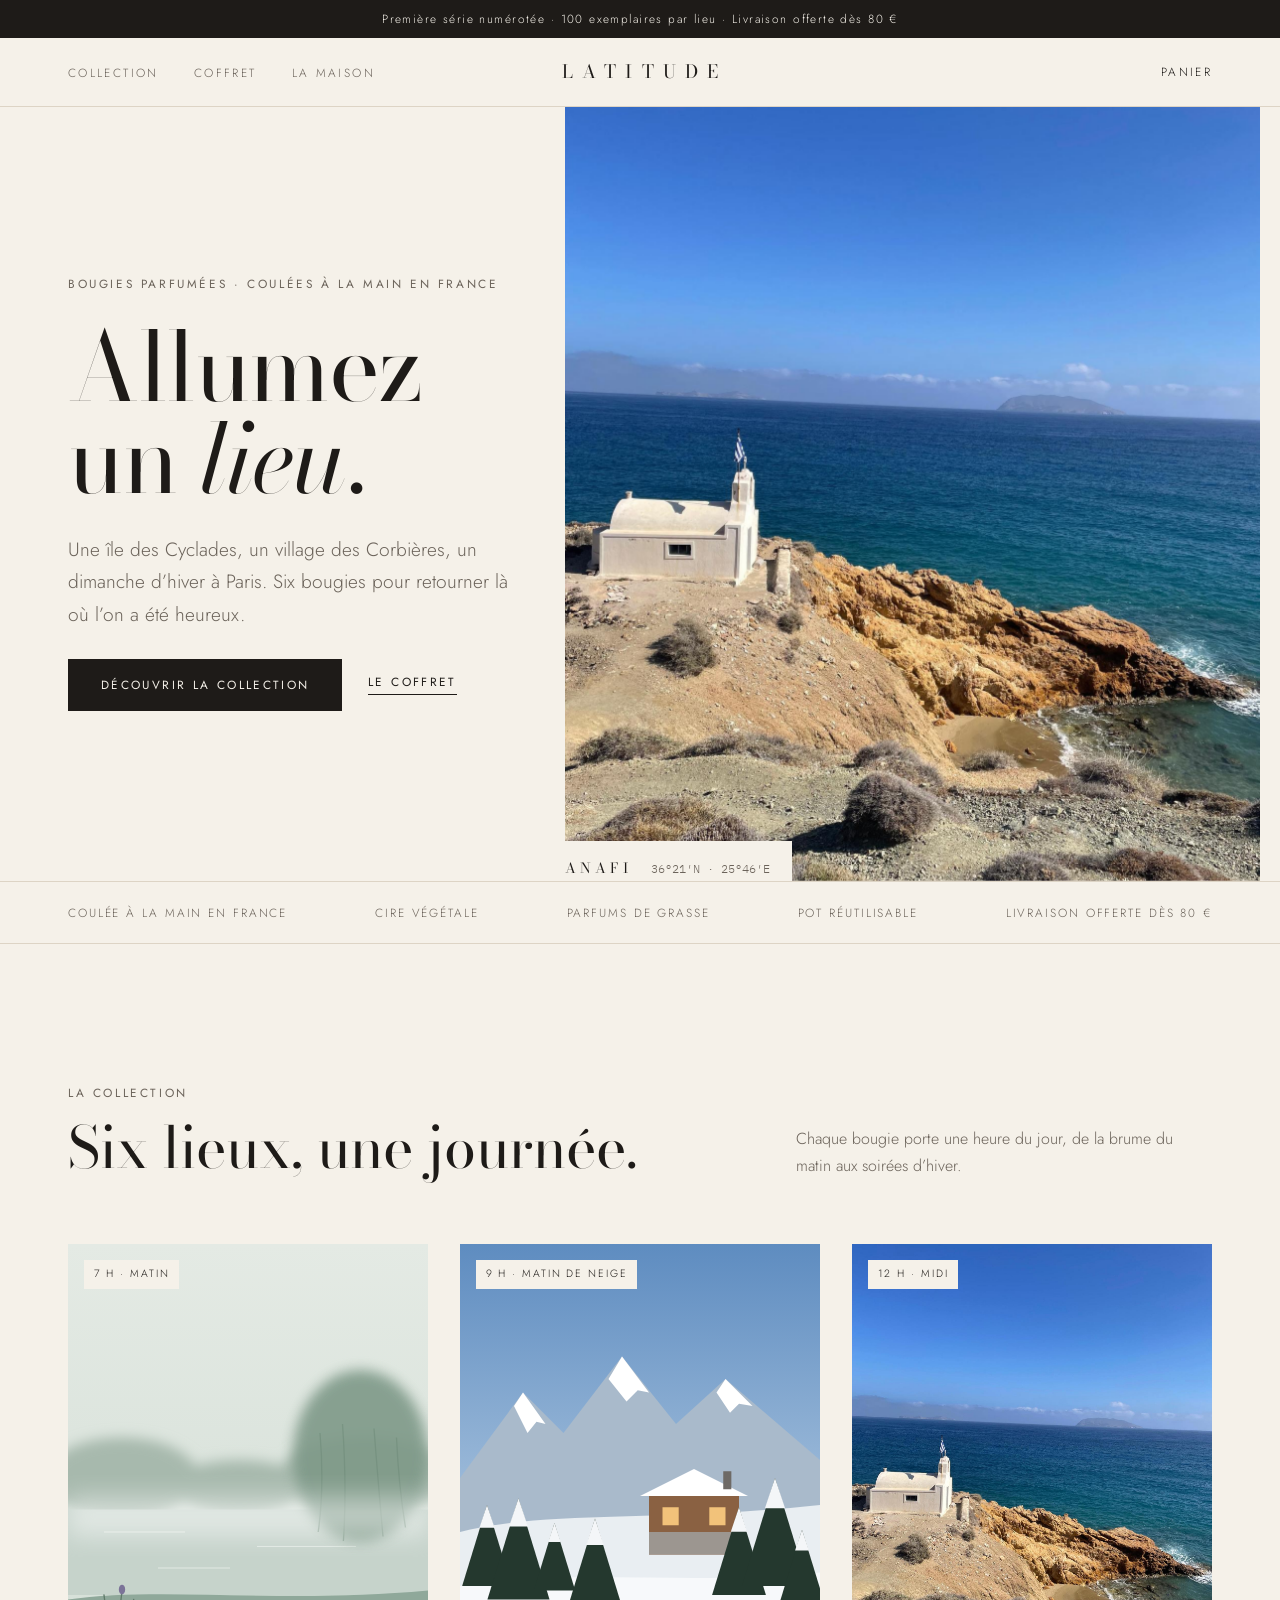
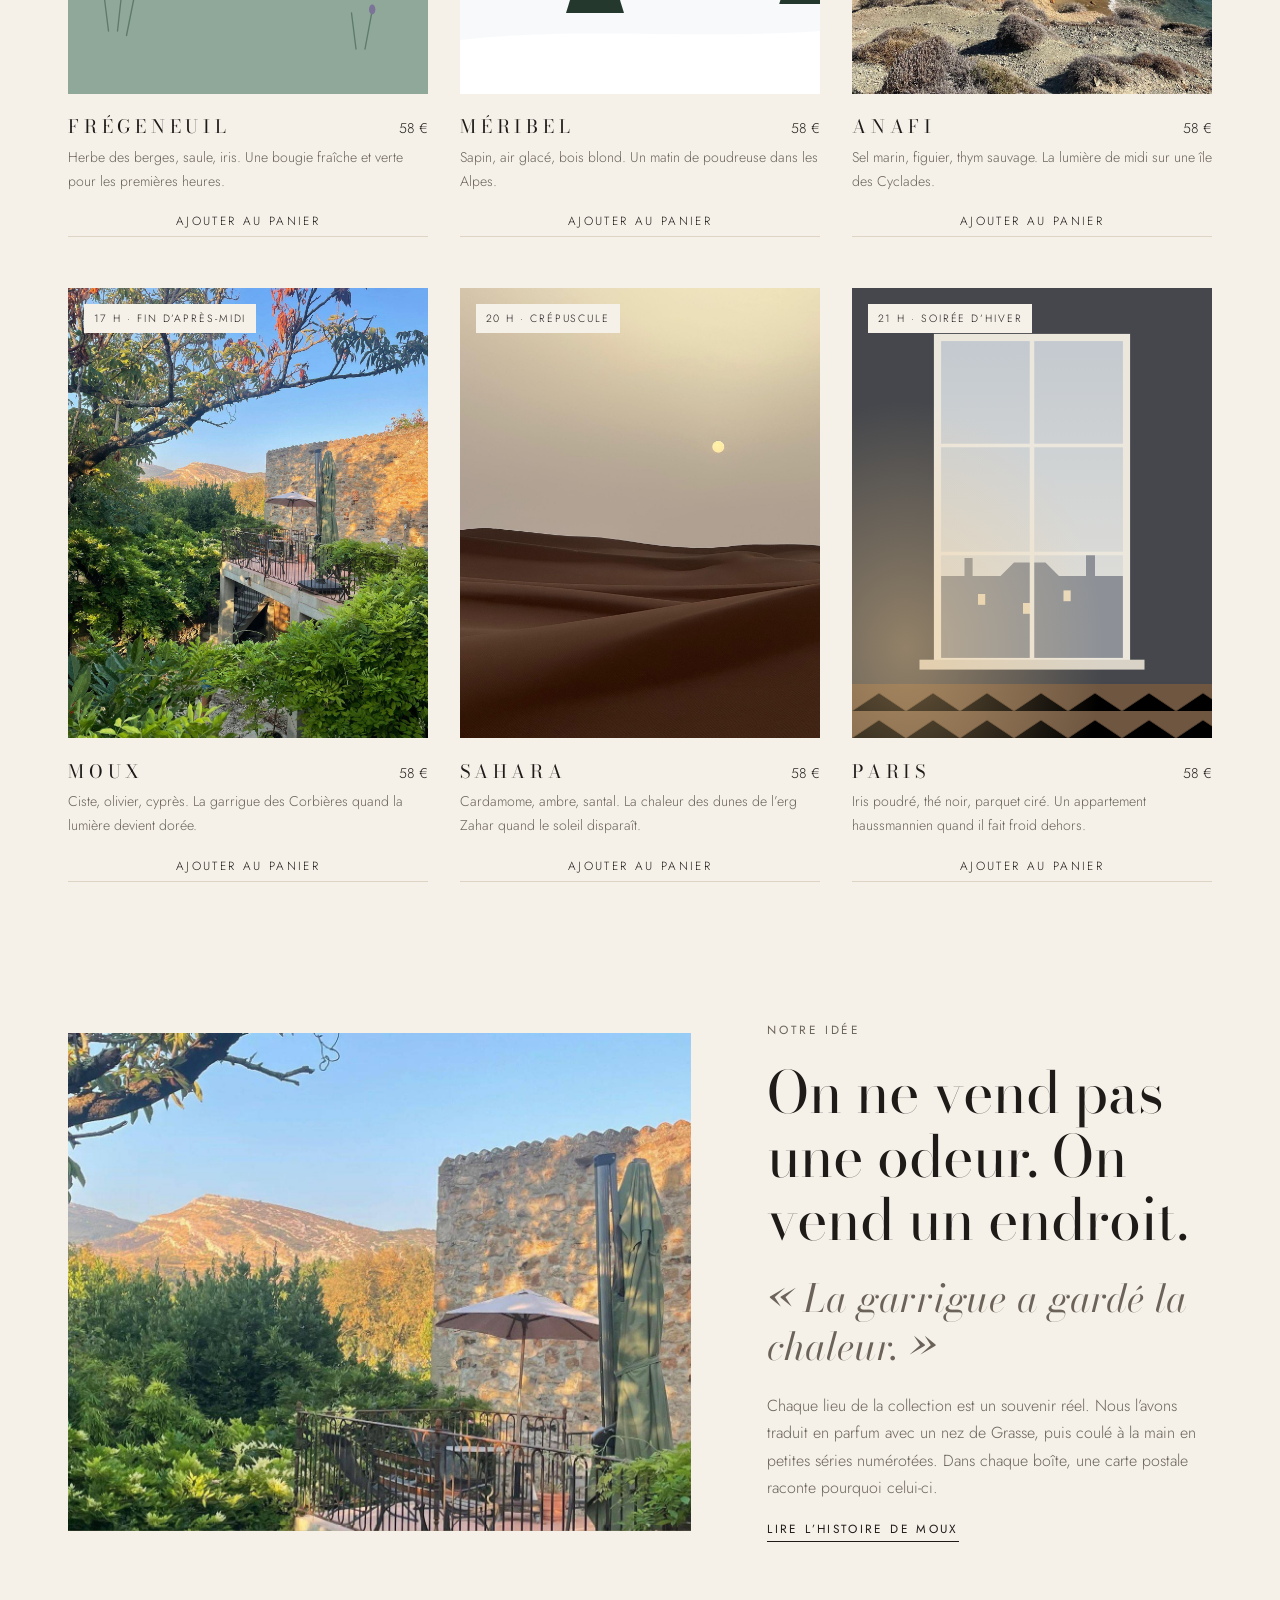
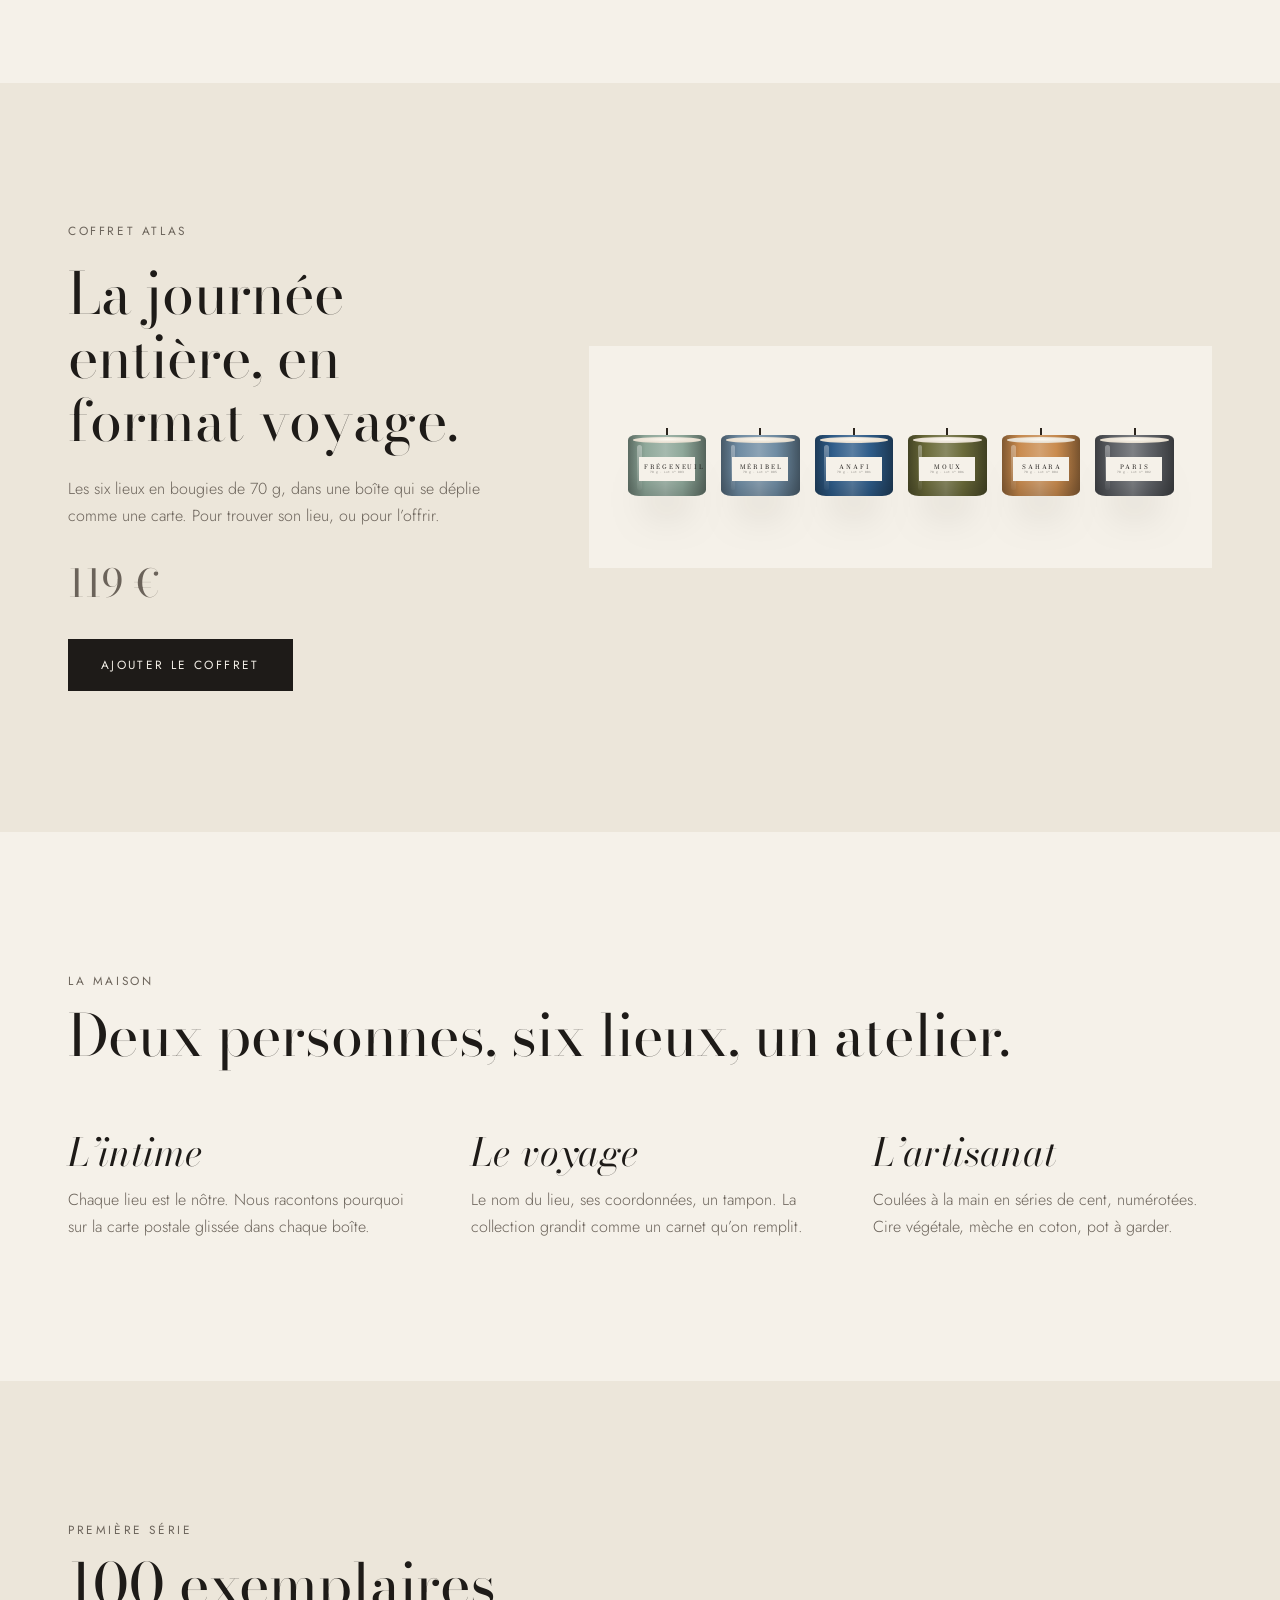
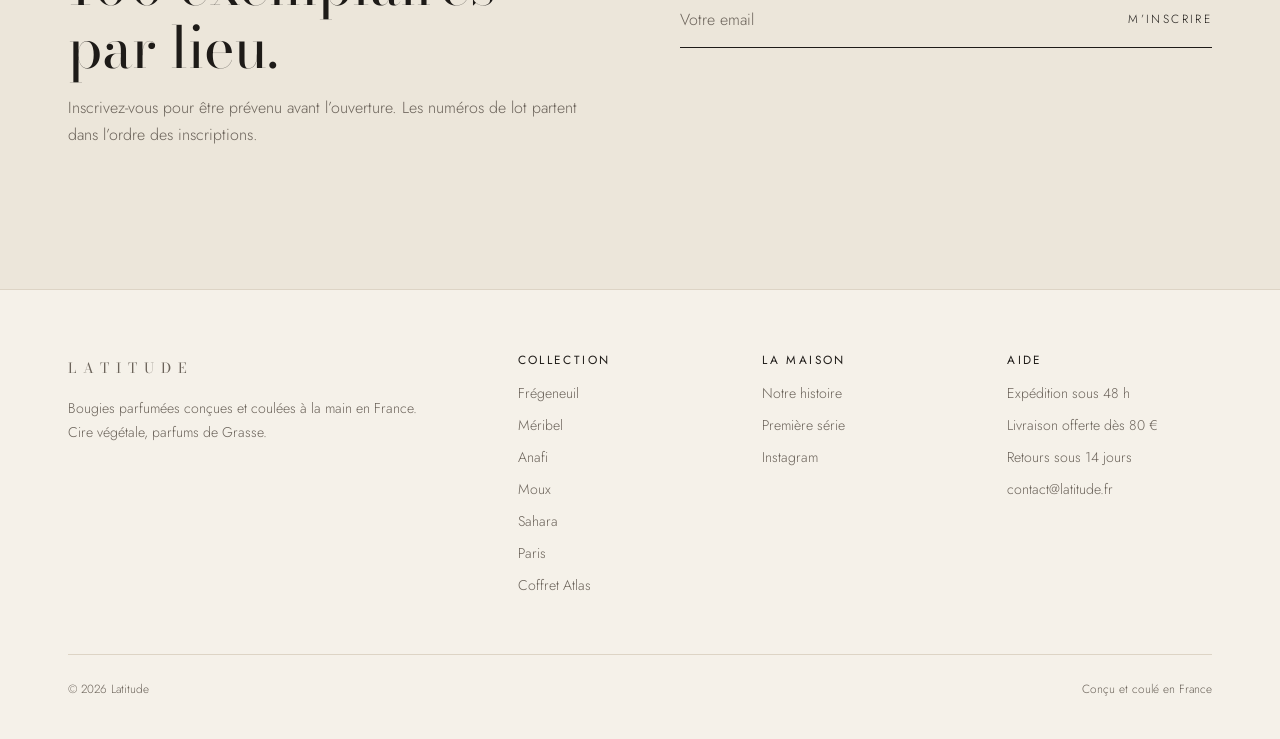
<file: index.html>
<!DOCTYPE html>
<html lang="fr">
<head>
  <meta charset="UTF-8">
  <meta name="viewport" content="width=device-width, initial-scale=1.0, viewport-fit=cover">
  <title>Latitude, bougies de lieux</title>
  <meta name="claude:viewport-fit-sides" content="cover">
  <meta name="description" content="Six bougies parfumées, six lieux. Conçues et coulées à la main en France. Allumez un lieu.">
  <meta property="og:title" content="Latitude, bougies de lieux">
  <meta property="og:description" content="Six bougies parfumées, six lieux. Conçues et coulées à la main en France. Allumez un lieu.">
  <link rel="preconnect" href="https://fonts.googleapis.com">
  <link rel="preconnect" href="https://fonts.gstatic.com" crossorigin>
  <link rel="stylesheet" href="https://fonts.googleapis.com/css2?family=Bodoni+Moda:ital,opsz,wght@0,6..96,400;1,6..96,400&family=IBM+Plex+Mono:wght@300&family=Jost:wght@300;400&display=swap">
  <link rel="stylesheet" href="assets/style.css">
</head>
<body>
  
  <p class="announce">Première série numérotée · 100 exemplaires par lieu · Livraison offerte dès 80 €</p>
  <header class="site-header">
    <nav class="nav wrap" aria-label="Navigation principale">
      <div>
        <button class="nav-toggle" type="button" aria-label="Menu" aria-expanded="false" aria-controls="menu"><span></span><span></span></button>
        <ul class="nav-links" id="menu">
          <li><a href="#collection">Collection</a></li>
          <li><a href="#coffret">Coffret</a></li>
          <li><a href="#maison">La maison</a></li>
        </ul>
      </div>
      <a href="./" class="brand">LATITUDE</a>
      <div class="nav-end">
        <button type="button" class="cart-btn" data-open-cart aria-controls="cart">
          <span class="cart-label">Panier</span><span class="cart-count" hidden>0</span>
          <span class="visually-hidden">Ouvrir le panier</span>
        </button>
      </div>
    </nav>
  </header>
  <main>
    <section class="hero-wrap">
      <div class="hero">
        <div class="hero-copy">
          <p class="eyebrow">Bougies parfumées · Coulées à la main en France</p>
          <h1>Allumez<br>un <em>lieu</em>.</h1>
          <p class="lede">Une île des Cyclades, un village des Corbières, un dimanche d’hiver à Paris. Six bougies pour retourner là où l’on a été heureux.</p>
          <div class="hero-actions">
            <a href="#collection" class="btn">Découvrir la collection</a>
            <a href="#coffret" class="link">Le coffret</a>
          </div>
        </div>
        <div class="hero-media">
          <div class="hero-slide" data-name="ANAFI" data-coords="36°21′N · 25°46′E" data-href="bougies/anafi.html">
            <div class="visual" data-scene="anafi" data-photo="images/anafi/lieu.jpg" data-alt="Anafi"></div>
          </div>
          <div class="hero-slide" data-name="SAHARA" data-coords="Coordonnées à venir" data-href="bougies/sahara.html">
            <div class="visual" data-scene="sahara" data-photo="images/sahara/lieu.jpg" data-alt="Sahara"></div>
          </div>
          <div class="hero-slide" data-name="MOUX" data-coords="43°10′53″N · 2°39′08″E" data-href="bougies/moux.html">
            <div class="visual" data-scene="moux" data-photo="images/moux/lieu.jpg" data-alt="Moux"></div>
          </div>
          <div class="hero-slide" data-name="MÉRIBEL" data-coords="≈ 45°24′N · 6°34′E" data-href="bougies/meribel.html">
            <div class="visual" data-scene="meribel"  data-alt="Méribel"></div>
          </div>
          <div class="hero-slide on" data-name="FRÉGENEUIL" data-coords="45°38′N · 0°10′E" data-href="bougies/fregeneuil.html">
            <div class="visual" data-scene="fregeneuil"  data-alt="Frégeneuil"></div>
          </div>
          <div class="hero-slide" data-name="PARIS" data-coords="48°51′N · 2°21′E" data-href="bougies/paris.html">
            <div class="visual" data-scene="paris"  data-alt="Paris"></div>
          </div>
          <p class="hero-cap" id="hero-cap"></p>
        </div>
      </div>
    </section>

    <div class="promise"><ul class="wrap">
      <li>Coulée à la main en France</li><li>Cire végétale</li><li>Parfums de Grasse</li><li>Pot réutilisable</li><li>Livraison offerte dès 80 €</li>
    </ul></div>

    <section class="section wrap" id="collection">
      <div class="section-head">
        <div class="stack"><p class="eyebrow">La collection</p><h2>Six lieux, une journée.</h2></div>
        <p class="intro">Chaque bougie porte une heure du jour, de la brume du matin aux soirées d’hiver.</p>
      </div>
      <div class="grid">
        <article class="card">
          <a class="card-media" href="bougies/fregeneuil.html" aria-label="Frégeneuil, voir la bougie">
            <span class="card-moment">7 h · Matin</span>
            <div class="visual" data-scene="fregeneuil"  data-alt="Frégeneuil"></div>
            <div class="packshot" style="--c:#8FA89A" data-jar="fregeneuil" ></div>
          </a>
          <div class="card-info">
            <a href="bougies/fregeneuil.html" class="card-name">FRÉGENEUIL</a>
            <span class="card-price">58 €</span>
            <p class="card-sub">Herbe des berges, saule, iris. Une bougie fraîche et verte pour les premières heures.</p>
          </div>
          <button type="button" class="card-add" data-add="fregeneuil" data-format="200">Ajouter au panier</button>
        </article>
        <article class="card">
          <a class="card-media" href="bougies/meribel.html" aria-label="Méribel, voir la bougie">
            <span class="card-moment">9 h · Matin de neige</span>
            <div class="visual" data-scene="meribel"  data-alt="Méribel"></div>
            <div class="packshot" style="--c:#6F8CA3" data-jar="meribel" ></div>
          </a>
          <div class="card-info">
            <a href="bougies/meribel.html" class="card-name">MÉRIBEL</a>
            <span class="card-price">58 €</span>
            <p class="card-sub">Sapin, air glacé, bois blond. Un matin de poudreuse dans les Alpes.</p>
          </div>
          <button type="button" class="card-add" data-add="meribel" data-format="200">Ajouter au panier</button>
        </article>
        <article class="card">
          <a class="card-media" href="bougies/anafi.html" aria-label="Anafi, voir la bougie">
            <span class="card-moment">12 h · Midi</span>
            <div class="visual" data-scene="anafi" data-photo="images/anafi/lieu.jpg" data-alt="Anafi"></div>
            <div class="packshot" style="--c:#2F5D8A" data-jar="anafi" ></div>
          </a>
          <div class="card-info">
            <a href="bougies/anafi.html" class="card-name">ANAFI</a>
            <span class="card-price">58 €</span>
            <p class="card-sub">Sel marin, figuier, thym sauvage. La lumière de midi sur une île des Cyclades.</p>
          </div>
          <button type="button" class="card-add" data-add="anafi" data-format="200">Ajouter au panier</button>
        </article>
        <article class="card">
          <a class="card-media" href="bougies/moux.html" aria-label="Moux, voir la bougie">
            <span class="card-moment">17 h · Fin d’après-midi</span>
            <div class="visual" data-scene="moux" data-photo="images/moux/lieu.jpg" data-alt="Moux"></div>
            <div class="packshot" style="--c:#6B6B3A" data-jar="moux" ></div>
          </a>
          <div class="card-info">
            <a href="bougies/moux.html" class="card-name">MOUX</a>
            <span class="card-price">58 €</span>
            <p class="card-sub">Ciste, olivier, cyprès. La garrigue des Corbières quand la lumière devient dorée.</p>
          </div>
          <button type="button" class="card-add" data-add="moux" data-format="200">Ajouter au panier</button>
        </article>
        <article class="card">
          <a class="card-media" href="bougies/sahara.html" aria-label="Sahara, voir la bougie">
            <span class="card-moment">20 h · Crépuscule</span>
            <div class="visual" data-scene="sahara" data-photo="images/sahara/lieu.jpg" data-alt="Sahara"></div>
            <div class="packshot" style="--c:#C98B4E" data-jar="sahara" ></div>
          </a>
          <div class="card-info">
            <a href="bougies/sahara.html" class="card-name">SAHARA</a>
            <span class="card-price">58 €</span>
            <p class="card-sub">Cardamome, ambre, santal. La chaleur des dunes de l’erg Zahar quand le soleil disparaît.</p>
          </div>
          <button type="button" class="card-add" data-add="sahara" data-format="200">Ajouter au panier</button>
        </article>
        <article class="card">
          <a class="card-media" href="bougies/paris.html" aria-label="Paris, voir la bougie">
            <span class="card-moment">21 h · Soirée d’hiver</span>
            <div class="visual" data-scene="paris"  data-alt="Paris"></div>
            <div class="packshot" style="--c:#5E6166" data-jar="paris" ></div>
          </a>
          <div class="card-info">
            <a href="bougies/paris.html" class="card-name">PARIS</a>
            <span class="card-price">58 €</span>
            <p class="card-sub">Iris poudré, thé noir, parquet ciré. Un appartement haussmannien quand il fait froid dehors.</p>
          </div>
          <button type="button" class="card-add" data-add="paris" data-format="200">Ajouter au panier</button>
        </article>
      </div>
    </section>

    <section class="section wrap" style="padding-top:0">
      <div class="story">
        <div class="visual" data-scene="moux" data-photo="images/moux/histoire.jpg"></div>
        <div class="stack" style="gap:1.4rem">
          <p class="eyebrow">Notre idée</p>
          <h2>On ne vend pas une odeur. On vend un endroit.</h2>
          <p class="story-quote">« La garrigue a gardé la chaleur. »</p>
          <p>Chaque lieu de la collection est un souvenir réel. Nous l’avons traduit en parfum avec un nez de Grasse, puis coulé à la main en petites séries numérotées. Dans chaque boîte, une carte postale raconte pourquoi celui-ci.</p>
          <a href="bougies/moux.html" class="link" style="align-self:flex-start">Lire l’histoire de Moux</a>
        </div>
      </div>
    </section>

    <section class="section" id="coffret" style="background:var(--paper-2)">
      <div class="wrap coffret">
        <div class="stack" style="gap:1.4rem">
          <p class="eyebrow">Coffret Atlas</p>
          <h2>La journée entière, en format voyage.</h2>
          <p>Les six lieux en bougies de 70 g, dans une boîte qui se déplie comme une carte. Pour trouver son lieu, ou pour l’offrir.</p>
          <p class="price-lg">119 €</p>
          <div><button type="button" class="btn" data-add="coffret-atlas">Ajouter le coffret</button></div>
        </div>
        <div class="coffret-visual" style="background:var(--paper)"><div data-jar="fregeneuil" data-mini="1" data-flame="0"></div><div data-jar="meribel" data-mini="1" data-flame="0"></div><div data-jar="anafi" data-mini="1" data-flame="0"></div><div data-jar="moux" data-mini="1" data-flame="0"></div><div data-jar="sahara" data-mini="1" data-flame="0"></div><div data-jar="paris" data-mini="1" data-flame="0"></div></div>
      </div>
    </section>

    <section class="section wrap" id="maison">
      <div class="section-head"><div class="stack"><p class="eyebrow">La maison</p><h2>Deux personnes, six lieux, un atelier.</h2></div></div>
      <div class="maison">
        <div><h3>L’intime</h3><p>Chaque lieu est le nôtre. Nous racontons pourquoi sur la carte postale glissée dans chaque boîte.</p></div>
        <div><h3>Le voyage</h3><p>Le nom du lieu, ses coordonnées, un tampon. La collection grandit comme un carnet qu’on remplit.</p></div>
        <div><h3>L’artisanat</h3><p>Coulées à la main en séries de cent, numérotées. Cire végétale, mèche en coton, pot à garder.</p></div>
      </div>
    </section>

    <section class="section letter" id="lettre">
      <div class="wrap letter-inner">
        <div class="stack"><p class="eyebrow">Première série</p><h2>100 exemplaires par lieu.</h2><p>Inscrivez-vous pour être prévenu avant l’ouverture. Les numéros de lot partent dans l’ordre des inscriptions.</p></div>
        <form class="inline-form" data-form="lettre" data-success="Merci. Vous serez prévenu avant tout le monde." novalidate>
          <label class="visually-hidden" for="nl-email">Email</label>
          <div class="row"><input id="nl-email" name="email" type="email" placeholder="Votre email" autocomplete="email"><button type="submit">M’inscrire</button></div>
          <p class="form-status" role="status"></p>
        </form>
      </div>
    </section>
  </main>
  
  <footer class="site-footer">
    <div class="wrap">
      <div class="footer-grid">
        <div class="footer-brand">
          <a href="./" class="brand">LATITUDE</a>
          <p>Bougies parfumées conçues et coulées à la main en France. Cire végétale, parfums de Grasse.</p>
        </div>
        <div><h4>Collection</h4><ul><li><a href="bougies/fregeneuil.html">Frégeneuil</a></li><li><a href="bougies/meribel.html">Méribel</a></li><li><a href="bougies/anafi.html">Anafi</a></li><li><a href="bougies/moux.html">Moux</a></li><li><a href="bougies/sahara.html">Sahara</a></li><li><a href="bougies/paris.html">Paris</a></li><li><a href="#coffret">Coffret Atlas</a></li></ul></div>
        <div><h4>La maison</h4><ul><li><a href="#maison">Notre histoire</a></li><li><a href="#lettre">Première série</a></li><li><a href="https://instagram.com/" target="_blank" rel="noopener">Instagram</a></li></ul></div>
        <div><h4>Aide</h4><ul><li>Expédition sous 48 h</li><li>Livraison offerte dès 80 €</li><li>Retours sous 14 jours</li><li>contact@latitude.fr</li></ul></div>
      </div>
      <div class="footer-legal"><span>© <span data-year>2026</span> Latitude</span><span>Conçu et coulé en France</span></div>
    </div>
  </footer>
  
  <div class="cart-overlay" id="cart-overlay"></div>
  <aside class="cart" id="cart" aria-hidden="true" aria-labelledby="cart-title" role="dialog" aria-modal="true">
    <div class="cart-head">
      <h2 id="cart-title">Votre panier</h2>
      <button type="button" class="cart-close">Fermer</button>
    </div>
    <p class="cart-added" id="cart-added" role="status" hidden></p>
    <div class="cart-empty" id="cart-empty">
      <p>Votre panier est vide. Choisissez un lieu.</p>
      <a href="#collection" class="link cart-close-link">Voir la collection</a>
    </div>
    <div class="ship"><p id="ship-text"></p><div class="ship-bar" id="ship-bar"></div></div>
    <div class="cart-body"><ul class="cart-items" id="cart-items"></ul></div>
    <div class="cart-foot" id="cart-foot" hidden>
      <div class="totals">
        <span>Sous-total</span><span id="cart-subtotal"></span>
        <span>Livraison</span><span id="cart-shipping"></span>
        <span class="total">Total</span><span class="total" id="cart-total"></span>
      </div>
      <button type="button" class="btn btn-block" id="checkout">Commander</button>
      <div class="precommande" id="precommande" hidden>
        <p>La boutique ouvre avec la première série. Laissez votre email : nous vous écrirons avant l’ouverture et votre panier vous sera réservé.</p>
        <form class="inline-form" data-form="precommande" data-success="C’est noté. Votre panier vous attend." novalidate>
          <label class="visually-hidden" for="pre-email">Email</label>
          <div class="row"><input id="pre-email" name="email" type="email" placeholder="Votre email" autocomplete="email"><button type="submit">Réserver</button></div>
          <p class="form-status" role="status"></p>
        </form>
      </div>
      <p class="cart-note">Paiement sécurisé · Expédition sous 48 h · Retours sous 14 jours</p>
    </div>
  </aside>
  
  <script src="assets/catalogue.js"></script>
  <script src="assets/scenes.js"></script>
  <script src="assets/app.js"></script>
</body>
</html>
</file>
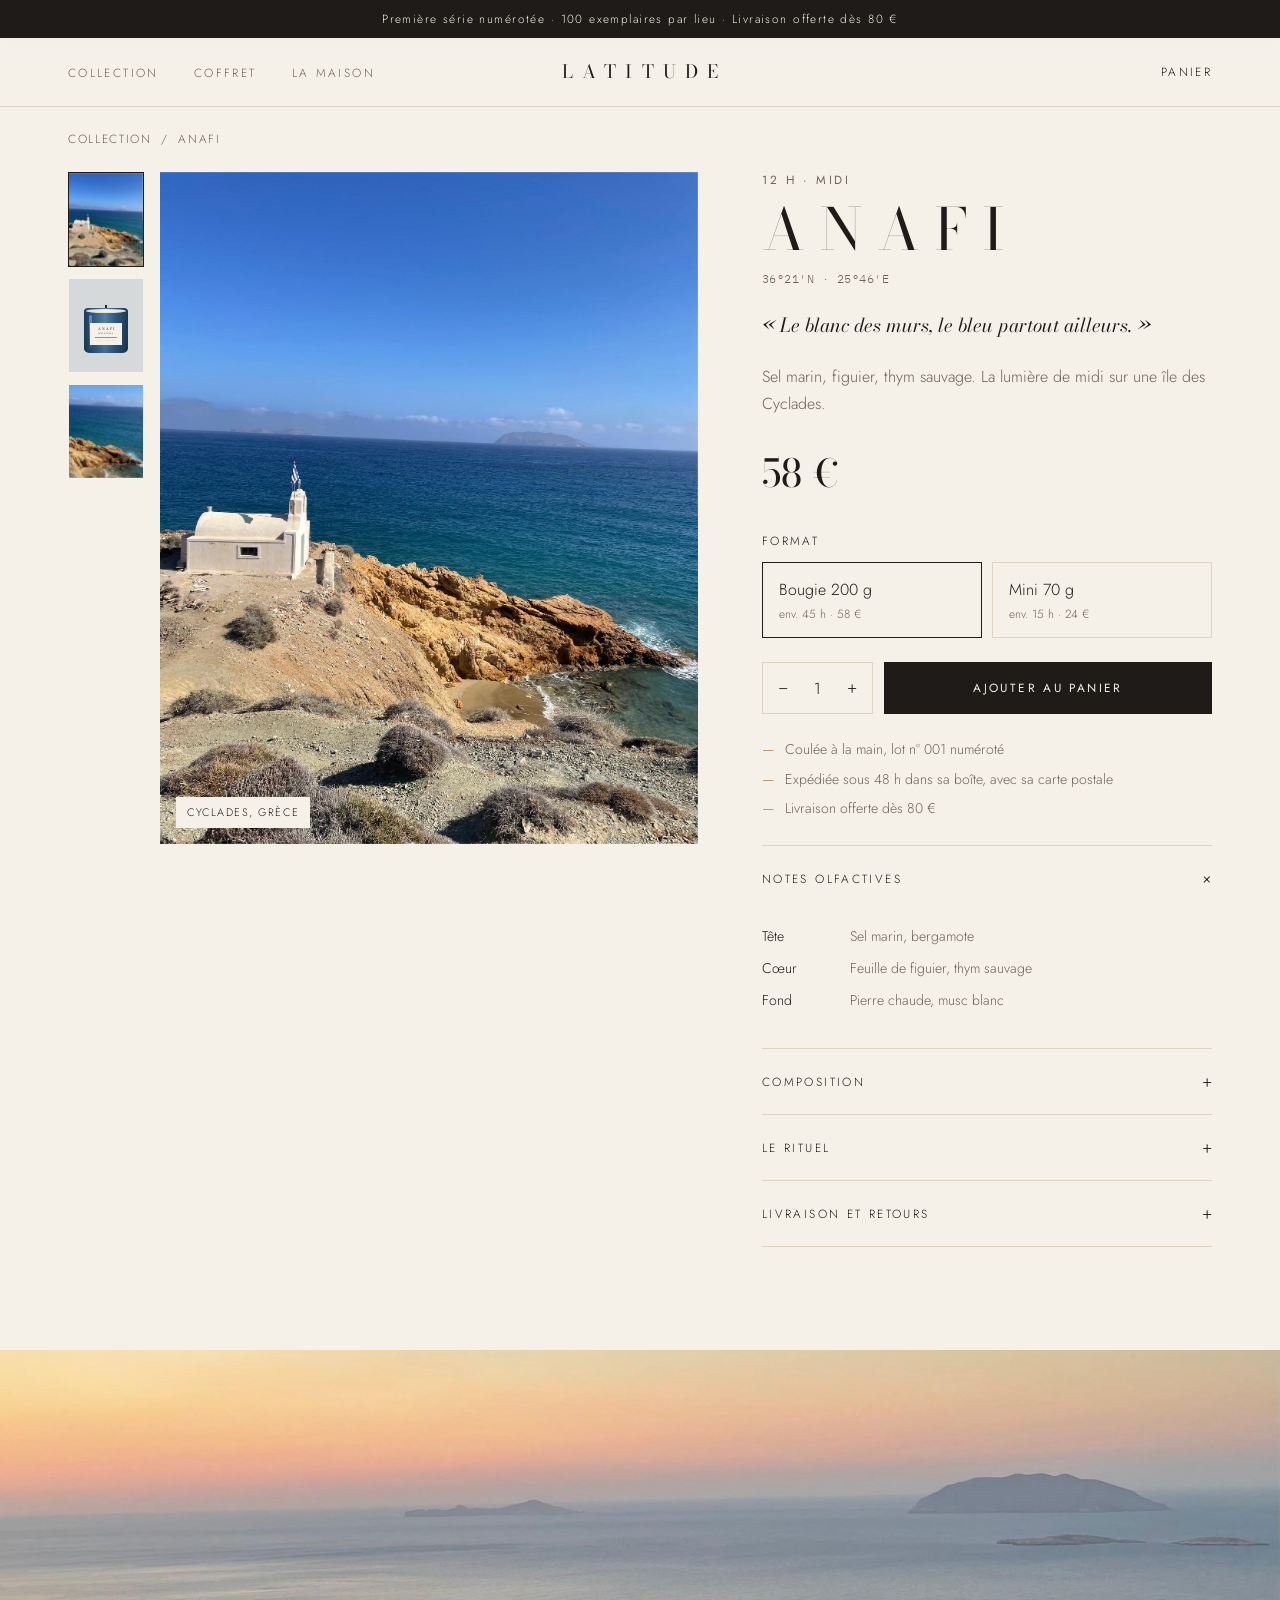
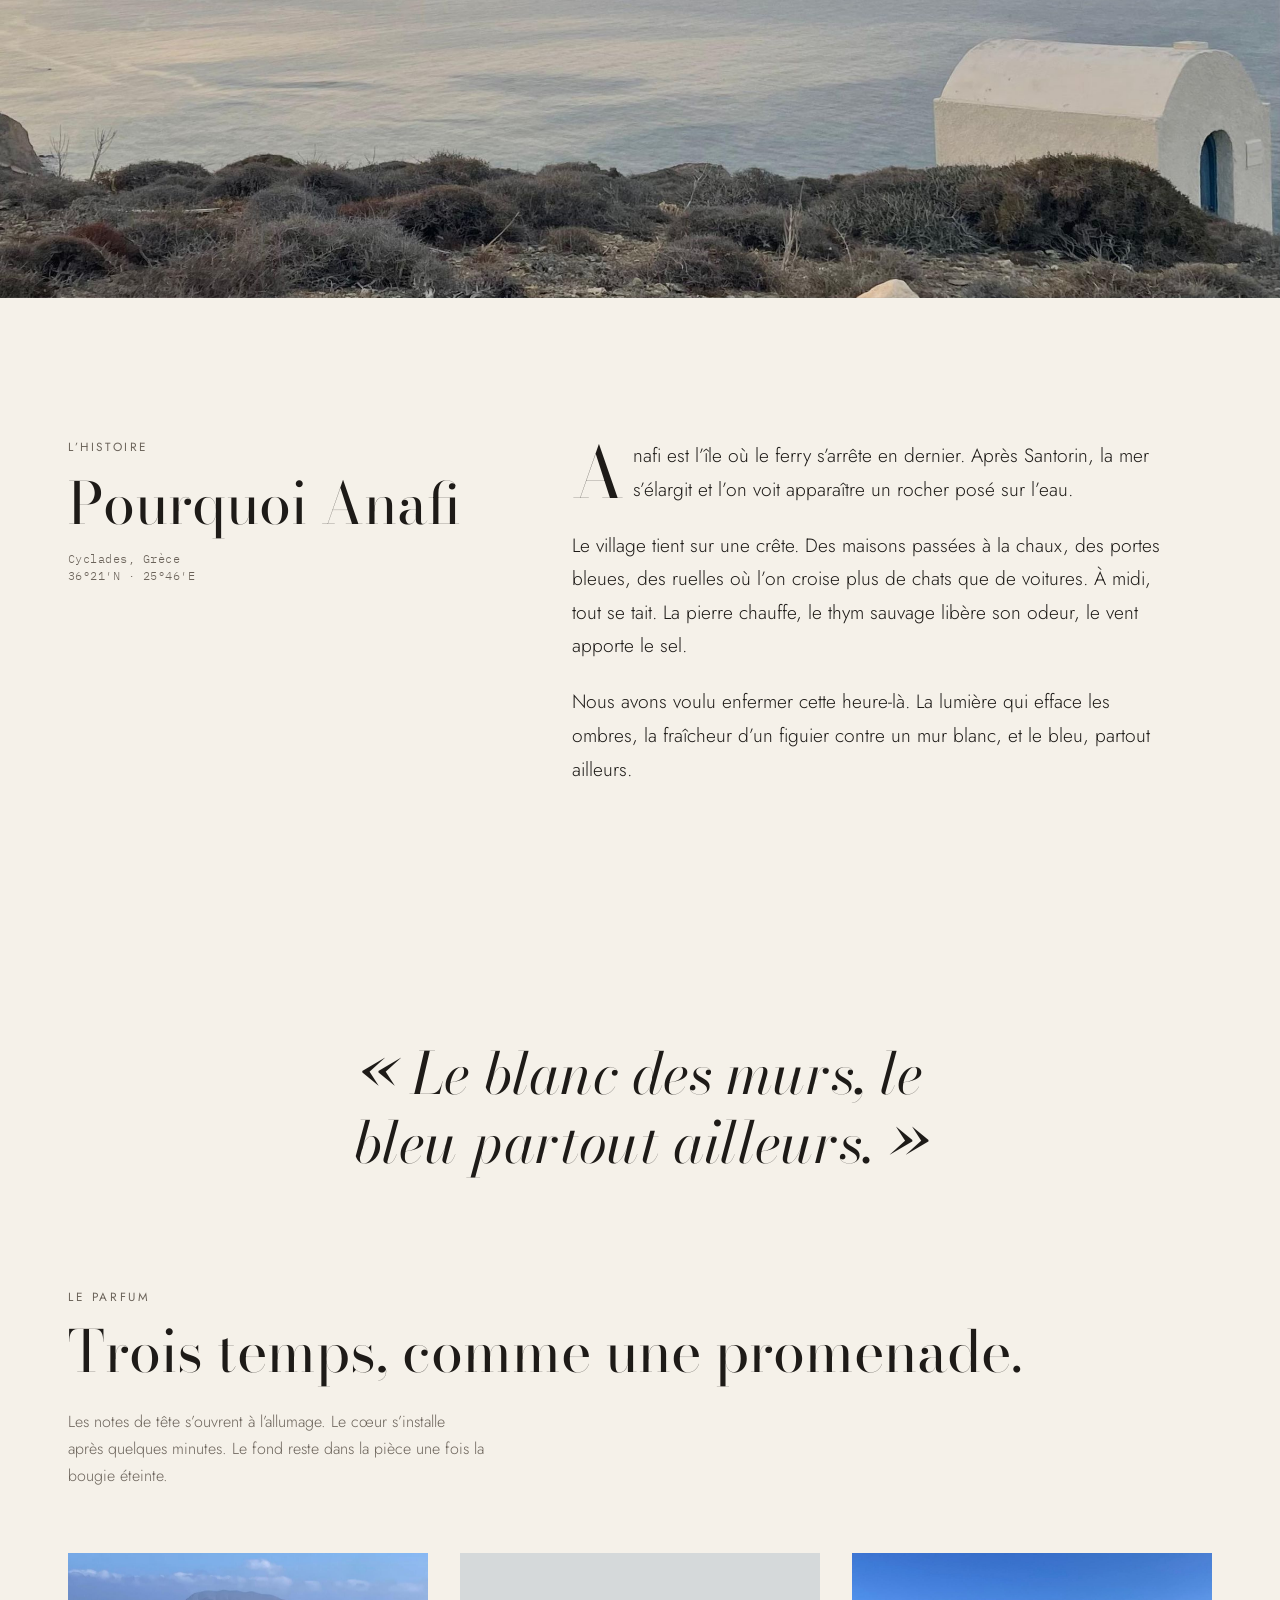
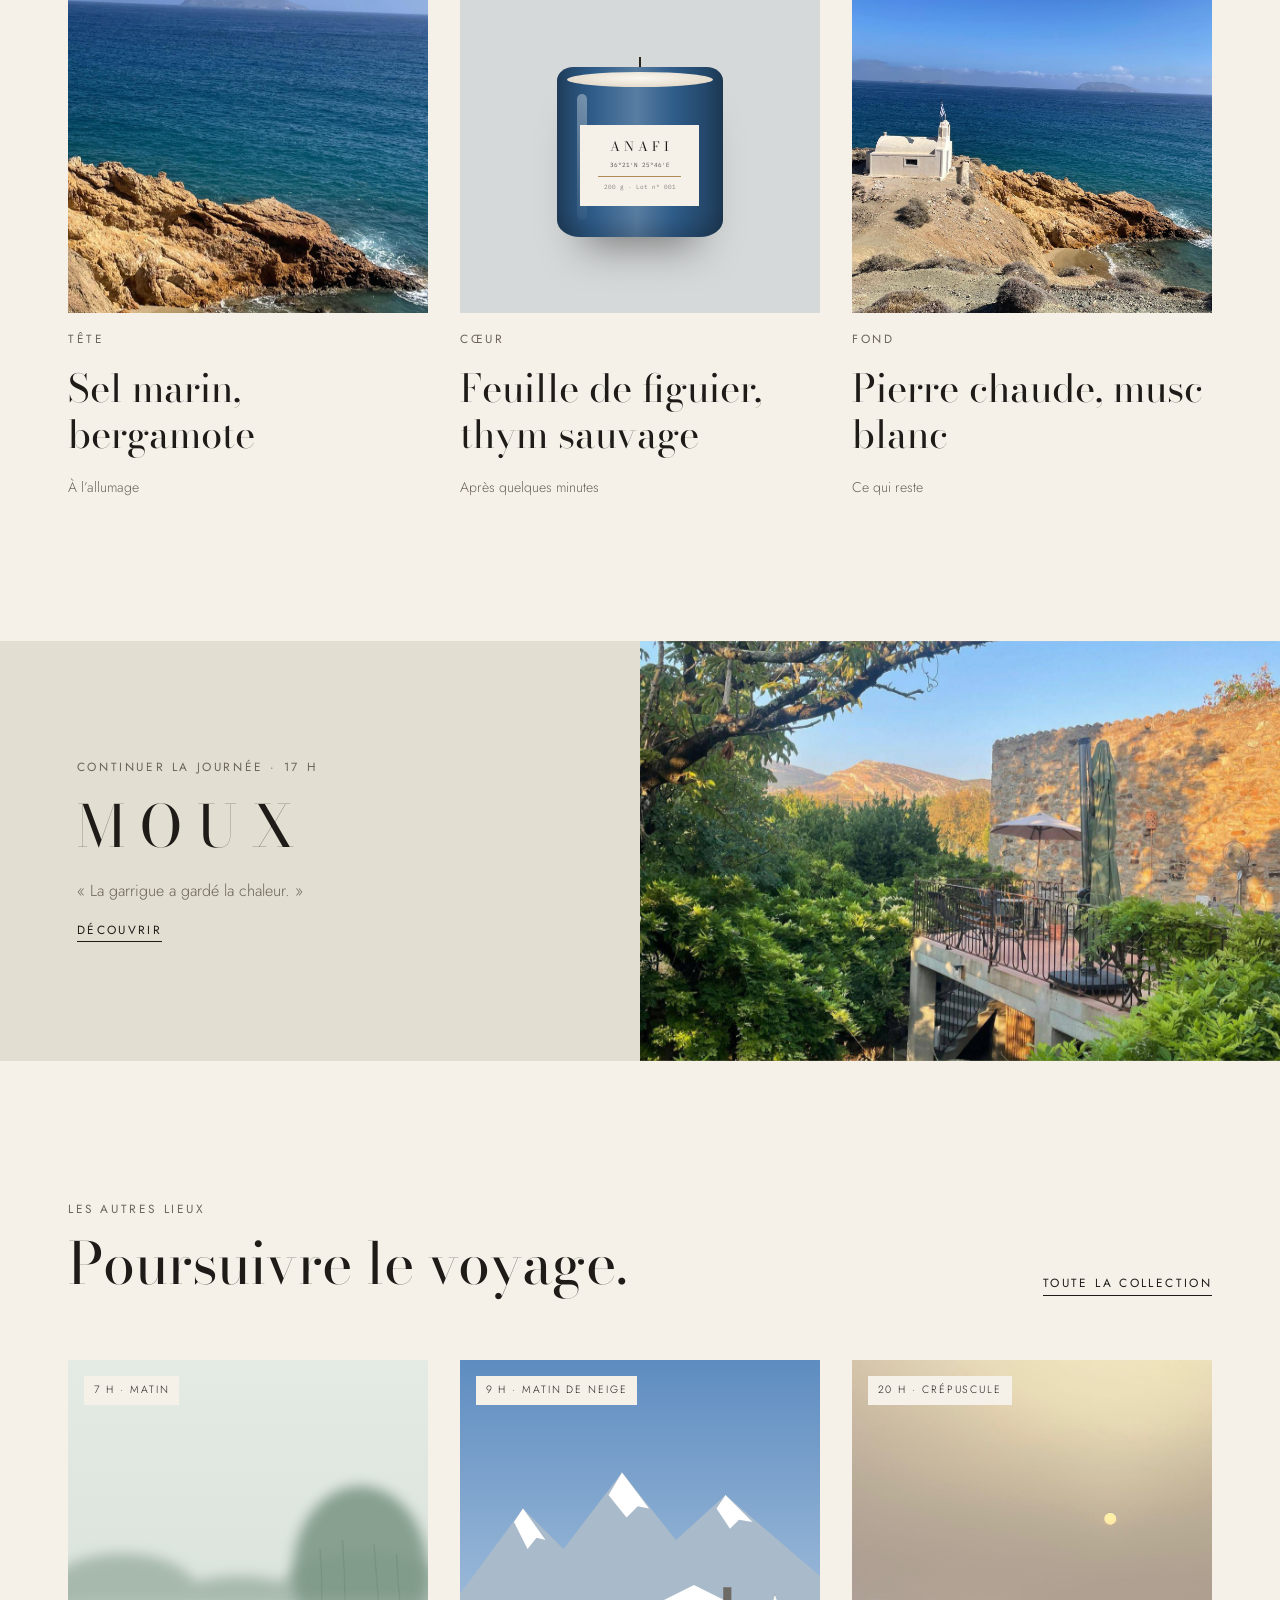
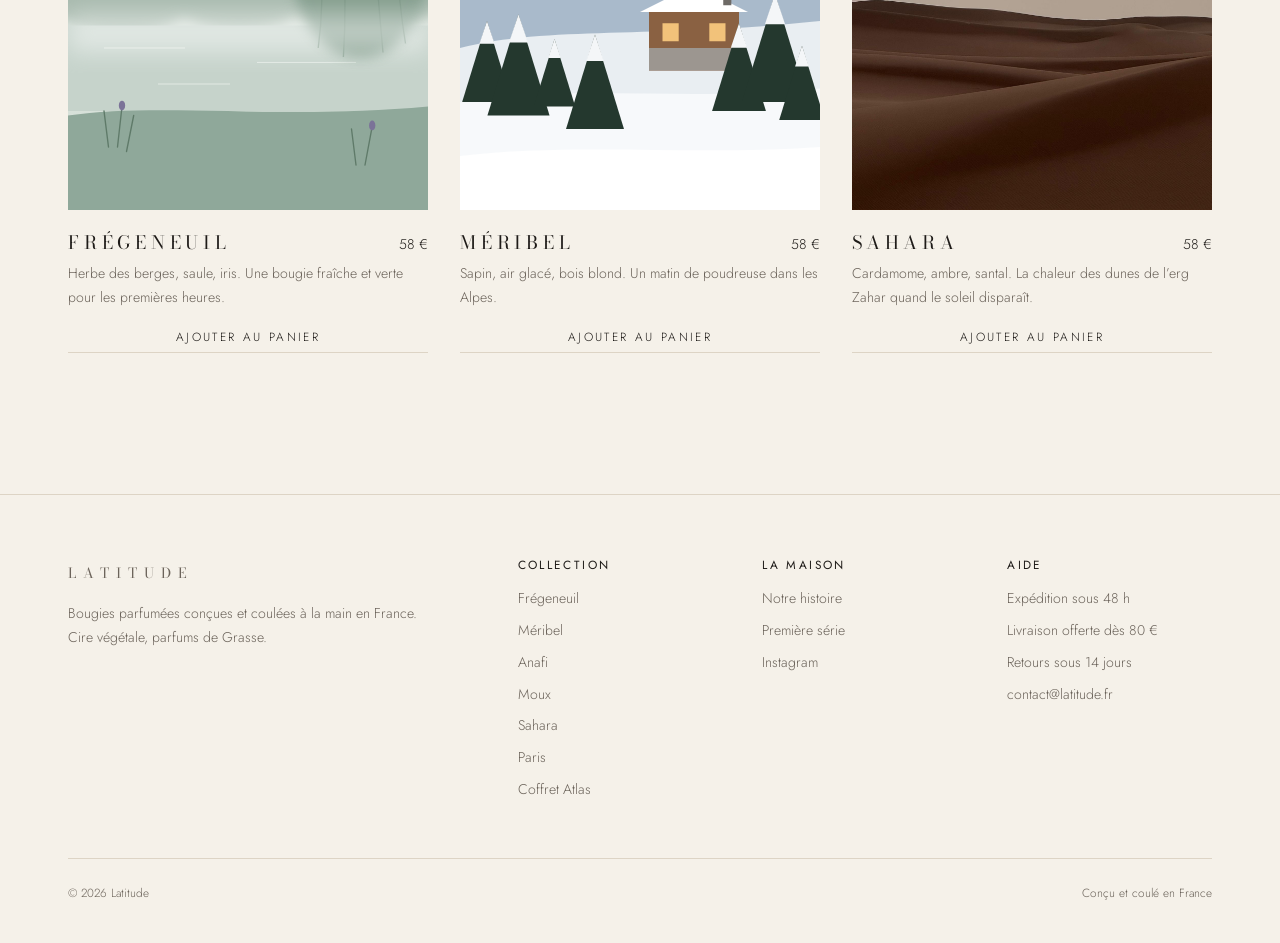
<file: bougies/anafi.html>
<!DOCTYPE html>
<html lang="fr">
<head>
  <meta charset="UTF-8">
  <meta name="viewport" content="width=device-width, initial-scale=1.0, viewport-fit=cover">
  <title>Anafi, bougie parfumée · Latitude</title>
  <meta name="claude:viewport-fit-sides" content="cover">
  <meta name="description" content="Sel marin, figuier, thym sauvage. La lumière de midi sur une île des Cyclades. Bougie 200 g coulée à la main en France.">
  <meta property="og:title" content="Anafi, bougie parfumée · Latitude">
  <meta property="og:description" content="Sel marin, figuier, thym sauvage. La lumière de midi sur une île des Cyclades. Bougie 200 g coulée à la main en France.">
  <link rel="preconnect" href="https://fonts.googleapis.com">
  <link rel="preconnect" href="https://fonts.gstatic.com" crossorigin>
  <link rel="stylesheet" href="https://fonts.googleapis.com/css2?family=Bodoni+Moda:ital,opsz,wght@0,6..96,400;1,6..96,400&family=IBM+Plex+Mono:wght@300&family=Jost:wght@300;400&display=swap">
  <link rel="stylesheet" href="../assets/style.css">
</head>
<body>
  
  <p class="announce">Première série numérotée · 100 exemplaires par lieu · Livraison offerte dès 80 €</p>
  <header class="site-header">
    <nav class="nav wrap" aria-label="Navigation principale">
      <div>
        <button class="nav-toggle" type="button" aria-label="Menu" aria-expanded="false" aria-controls="menu"><span></span><span></span></button>
        <ul class="nav-links" id="menu">
          <li><a href="../#collection">Collection</a></li>
          <li><a href="../#coffret">Coffret</a></li>
          <li><a href="../#maison">La maison</a></li>
        </ul>
      </div>
      <a href="../" class="brand">LATITUDE</a>
      <div class="nav-end">
        <button type="button" class="cart-btn" data-open-cart aria-controls="cart">
          <span class="cart-label">Panier</span><span class="cart-count" hidden>0</span>
          <span class="visually-hidden">Ouvrir le panier</span>
        </button>
      </div>
    </nav>
  </header>
  <main style="--c:#2F5D8A">
    <nav class="crumbs wrap" aria-label="Fil d’Ariane"><a href="../#collection">Collection</a><span>/</span><span>Anafi</span></nav>

    <section class="product wrap">
      <div class="gallery">
        <div class="thumbs" role="group" aria-label="Choisir une image">
          <button type="button" class="thumb" data-slide="lieu" aria-pressed="true" aria-label="Le lieu"><div class="visual" data-scene="anafi" data-photo="../images/anafi/lieu.jpg"></div></button>
          <button type="button" class="thumb" data-slide="bougie" aria-pressed="false" aria-label="La bougie"><div class="packshot" style="--c:#2F5D8A" data-jar="anafi" data-flame="0" ></div></button>
          <button type="button" class="thumb" data-slide="detail" aria-pressed="false" aria-label="La matière"><div class="visual" data-scene="anafi" data-variant="detail" data-photo="../images/anafi/detail.jpg"></div></button>
        </div>
        <div class="gallery-main" id="gallery-main">
          <div class="gallery-slide on" data-slide="lieu"><div class="visual" data-scene="anafi" data-photo="../images/anafi/lieu.jpg" data-alt="Anafi, le lieu"></div><span class="gallery-cap">Cyclades, Grèce</span></div>
          <div class="gallery-slide" data-slide="bougie"><div class="packshot" style="--c:#2F5D8A" data-jar="anafi"  data-alt="Bougie Anafi"></div><span class="gallery-cap">Bougie 200 g · Lot n° 001</span></div>
          <div class="gallery-slide" data-slide="detail"><div class="visual" data-scene="anafi" data-variant="detail" data-photo="../images/anafi/detail.jpg" data-alt="Pierre blanche, lumière de midi"></div><span class="gallery-cap">Pierre blanche, lumière de midi</span></div>
        </div>
      </div>

      <div class="buy" data-buy>
        <div class="stack" style="gap:.8rem">
          <p class="eyebrow">12 h · Midi</p>
          <h1>ANAFI</h1>
          <p class="coords">36°21′N · 25°46′E</p>
        </div>
        <p class="phrase">« Le blanc des murs, le bleu partout ailleurs. »</p>
        <p class="accroche">Sel marin, figuier, thym sauvage. La lumière de midi sur une île des Cyclades.</p>
        <p class="price" id="price">58 €</p>

        <fieldset class="formats">
          <legend>Format</legend>
          <label class="format"><input type="radio" name="format" value="200" checked><span>Bougie 200 g<small>env. 45 h · 58 €</small></span></label>
          <label class="format"><input type="radio" name="format" value="70"><span>Mini 70 g<small>env. 15 h · 24 €</small></span></label>
        </fieldset>

        <div class="buy-row">
          <div class="qty" aria-label="Quantité">
            <button type="button" data-step="-1" aria-label="Diminuer la quantité">−</button>
            <span data-qty-value aria-live="polite">1</span>
            <button type="button" data-step="1" aria-label="Augmenter la quantité">+</button>
          </div>
          <button type="button" class="btn btn-block" id="add-main" data-add="anafi">Ajouter au panier</button>
        </div>

        <ul class="reassure">
          <li>Coulée à la main, lot n° 001 numéroté</li>
          <li>Expédiée sous 48 h dans sa boîte, avec sa carte postale</li>
          <li>Livraison offerte dès 80 €</li>
        </ul>

        <div class="details">
          <details open>
            <summary>Notes olfactives</summary>
            <div class="d-body"><dl class="notes"><dt>Tête</dt><dd>Sel marin, bergamote</dd><dt>Cœur</dt><dd>Feuille de figuier, thym sauvage</dd><dt>Fond</dt><dd>Pierre chaude, musc blanc</dd></dl></div>
          </details>
          <details>
            <summary>Composition</summary>
            <div class="d-body"><p>Cire végétale. Mèche en coton. Parfum composé à Grasse, conforme aux normes IFRA. Verre épais teinté, couvercle en chêne.</p><p>200 g, environ 45 heures de combustion.</p></div>
          </details>
          <details>
            <summary>Le rituel</summary>
            <div class="d-body"><p>Laissez fondre toute la surface à la première combustion, deux à trois heures. Recoupez la mèche à 5 mm avant chaque allumage. Éteignez avec le couvercle, jamais en soufflant. Une fois finie, lavez le pot à l’eau chaude et gardez-le.</p></div>
          </details>
          <details>
            <summary>Livraison et retours</summary>
            <div class="d-body"><p>Expédition sous 48 h depuis notre atelier. Livraison offerte dès 80 € en France métropolitaine, 6,90 € en dessous. Retours acceptés sous 14 jours pour une bougie non allumée.</p></div>
          </details>
        </div>
      </div>
    </section>

    <section aria-labelledby="histoire">
      <div class="visual tale-hero" data-scene="anafi" data-photo="../images/anafi/histoire.jpg" data-alt="Anafi"></div>
      <div class="section wrap tale">
        <div class="tale-aside">
          <p class="eyebrow">L’histoire</p>
          <h2 id="histoire">Pourquoi Anafi</h2>
          <p class="coords">Cyclades, Grèce<br>36°21′N · 25°46′E</p>
        </div>
        <div class="tale-body"><p>Anafi est l’île où le ferry s’arrête en dernier. Après Santorin, la mer s’élargit et l’on voit apparaître un rocher posé sur l’eau.</p><p>Le village tient sur une crête. Des maisons passées à la chaux, des portes bleues, des ruelles où l’on croise plus de chats que de voitures. À midi, tout se tait. La pierre chauffe, le thym sauvage libère son odeur, le vent apporte le sel.</p><p>Nous avons voulu enfermer cette heure-là. La lumière qui efface les ombres, la fraîcheur d’un figuier contre un mur blanc, et le bleu, partout ailleurs.</p></div>
      </div>
      <blockquote class="tale-quote wrap">« Le blanc des murs, le bleu partout ailleurs. »</blockquote>
    </section>

    <section class="section wrap" style="padding-top:0" aria-labelledby="parfum">
      <div class="section-head"><div class="stack"><p class="eyebrow">Le parfum</p><h2 id="parfum">Trois temps, comme une promenade.</h2></div><p class="intro">Les notes de tête s’ouvrent à l’allumage. Le cœur s’installe après quelques minutes. Le fond reste dans la pièce une fois la bougie éteinte.</p></div>
      <div class="pyramid">
        <div class="tier"><div class="visual" data-scene="anafi" data-variant="detail" data-photo="../images/anafi/detail.jpg"></div><h3>Tête</h3><p>Sel marin, bergamote</p><small>À l’allumage</small></div>
        <div class="tier"><div class="packshot" style="--c:#2F5D8A;aspect-ratio:1"><div data-jar="anafi" data-flame="0" style="width:46%"></div></div><h3>Cœur</h3><p>Feuille de figuier, thym sauvage</p><small>Après quelques minutes</small></div>
        <div class="tier"><div class="visual" data-scene="anafi" data-photo="../images/anafi/lieu.jpg"></div><h3>Fond</h3><p>Pierre chaude, musc blanc</p><small>Ce qui reste</small></div>
      </div>
    </section>

    <a class="next" href="moux.html" style="--c:#6B6B3A" aria-label="Lieu suivant : Moux">
      <div class="next-copy">
        <p class="eyebrow">Continuer la journée · 17 h</p>
        <h2>MOUX</h2>
        <p>« La garrigue a gardé la chaleur. »</p>
        <span class="link" style="align-self:flex-start">Découvrir</span>
      </div>
      <div class="visual" data-scene="moux" data-photo="../images/moux/lieu.jpg"></div>
    </a>

    <section class="section wrap">
      <div class="section-head"><div class="stack"><p class="eyebrow">Les autres lieux</p><h2>Poursuivre le voyage.</h2></div><a class="link" href="../#collection">Toute la collection</a></div>
      <div class="grid">
        <article class="card">
          <a class="card-media" href="fregeneuil.html" aria-label="Frégeneuil">
            <span class="card-moment">7 h · Matin</span>
            <div class="visual" data-scene="fregeneuil" ></div>
            <div class="packshot" style="--c:#8FA89A" data-jar="fregeneuil" ></div>
          </a>
          <div class="card-info"><a href="fregeneuil.html" class="card-name">FRÉGENEUIL</a><span class="card-price">58 €</span><p class="card-sub">Herbe des berges, saule, iris. Une bougie fraîche et verte pour les premières heures.</p></div>
          <button type="button" class="card-add" data-add="fregeneuil" data-format="200">Ajouter au panier</button>
        </article>
        <article class="card">
          <a class="card-media" href="meribel.html" aria-label="Méribel">
            <span class="card-moment">9 h · Matin de neige</span>
            <div class="visual" data-scene="meribel" ></div>
            <div class="packshot" style="--c:#6F8CA3" data-jar="meribel" ></div>
          </a>
          <div class="card-info"><a href="meribel.html" class="card-name">MÉRIBEL</a><span class="card-price">58 €</span><p class="card-sub">Sapin, air glacé, bois blond. Un matin de poudreuse dans les Alpes.</p></div>
          <button type="button" class="card-add" data-add="meribel" data-format="200">Ajouter au panier</button>
        </article>
        <article class="card">
          <a class="card-media" href="sahara.html" aria-label="Sahara">
            <span class="card-moment">20 h · Crépuscule</span>
            <div class="visual" data-scene="sahara" data-photo="../images/sahara/lieu.jpg"></div>
            <div class="packshot" style="--c:#C98B4E" data-jar="sahara" ></div>
          </a>
          <div class="card-info"><a href="sahara.html" class="card-name">SAHARA</a><span class="card-price">58 €</span><p class="card-sub">Cardamome, ambre, santal. La chaleur des dunes de l’erg Zahar quand le soleil disparaît.</p></div>
          <button type="button" class="card-add" data-add="sahara" data-format="200">Ajouter au panier</button>
        </article>
      </div>
    </section>
  </main>

  <div class="sticky-buy" id="sticky-buy">
    <div><p class="s-name">ANAFI</p><p class="coords" data-sticky-price>58 €</p></div>
    <button type="button" class="btn" data-add="anafi" data-format="200">Ajouter</button>
  </div>
  
  <footer class="site-footer">
    <div class="wrap">
      <div class="footer-grid">
        <div class="footer-brand">
          <a href="../" class="brand">LATITUDE</a>
          <p>Bougies parfumées conçues et coulées à la main en France. Cire végétale, parfums de Grasse.</p>
        </div>
        <div><h4>Collection</h4><ul><li><a href="../bougies/fregeneuil.html">Frégeneuil</a></li><li><a href="../bougies/meribel.html">Méribel</a></li><li><a href="../bougies/anafi.html">Anafi</a></li><li><a href="../bougies/moux.html">Moux</a></li><li><a href="../bougies/sahara.html">Sahara</a></li><li><a href="../bougies/paris.html">Paris</a></li><li><a href="../#coffret">Coffret Atlas</a></li></ul></div>
        <div><h4>La maison</h4><ul><li><a href="../#maison">Notre histoire</a></li><li><a href="../#lettre">Première série</a></li><li><a href="https://instagram.com/" target="_blank" rel="noopener">Instagram</a></li></ul></div>
        <div><h4>Aide</h4><ul><li>Expédition sous 48 h</li><li>Livraison offerte dès 80 €</li><li>Retours sous 14 jours</li><li>contact@latitude.fr</li></ul></div>
      </div>
      <div class="footer-legal"><span>© <span data-year>2026</span> Latitude</span><span>Conçu et coulé en France</span></div>
    </div>
  </footer>
  
  <div class="cart-overlay" id="cart-overlay"></div>
  <aside class="cart" id="cart" aria-hidden="true" aria-labelledby="cart-title" role="dialog" aria-modal="true">
    <div class="cart-head">
      <h2 id="cart-title">Votre panier</h2>
      <button type="button" class="cart-close">Fermer</button>
    </div>
    <p class="cart-added" id="cart-added" role="status" hidden></p>
    <div class="cart-empty" id="cart-empty">
      <p>Votre panier est vide. Choisissez un lieu.</p>
      <a href="../#collection" class="link cart-close-link">Voir la collection</a>
    </div>
    <div class="ship"><p id="ship-text"></p><div class="ship-bar" id="ship-bar"></div></div>
    <div class="cart-body"><ul class="cart-items" id="cart-items"></ul></div>
    <div class="cart-foot" id="cart-foot" hidden>
      <div class="totals">
        <span>Sous-total</span><span id="cart-subtotal"></span>
        <span>Livraison</span><span id="cart-shipping"></span>
        <span class="total">Total</span><span class="total" id="cart-total"></span>
      </div>
      <button type="button" class="btn btn-block" id="checkout">Commander</button>
      <div class="precommande" id="precommande" hidden>
        <p>La boutique ouvre avec la première série. Laissez votre email : nous vous écrirons avant l’ouverture et votre panier vous sera réservé.</p>
        <form class="inline-form" data-form="precommande" data-success="C’est noté. Votre panier vous attend." novalidate>
          <label class="visually-hidden" for="pre-email">Email</label>
          <div class="row"><input id="pre-email" name="email" type="email" placeholder="Votre email" autocomplete="email"><button type="submit">Réserver</button></div>
          <p class="form-status" role="status"></p>
        </form>
      </div>
      <p class="cart-note">Paiement sécurisé · Expédition sous 48 h · Retours sous 14 jours</p>
    </div>
  </aside>
  
  <script src="../assets/catalogue.js"></script>
  <script src="../assets/scenes.js"></script>
  <script src="../assets/app.js"></script>
</body>
</html>
</file>
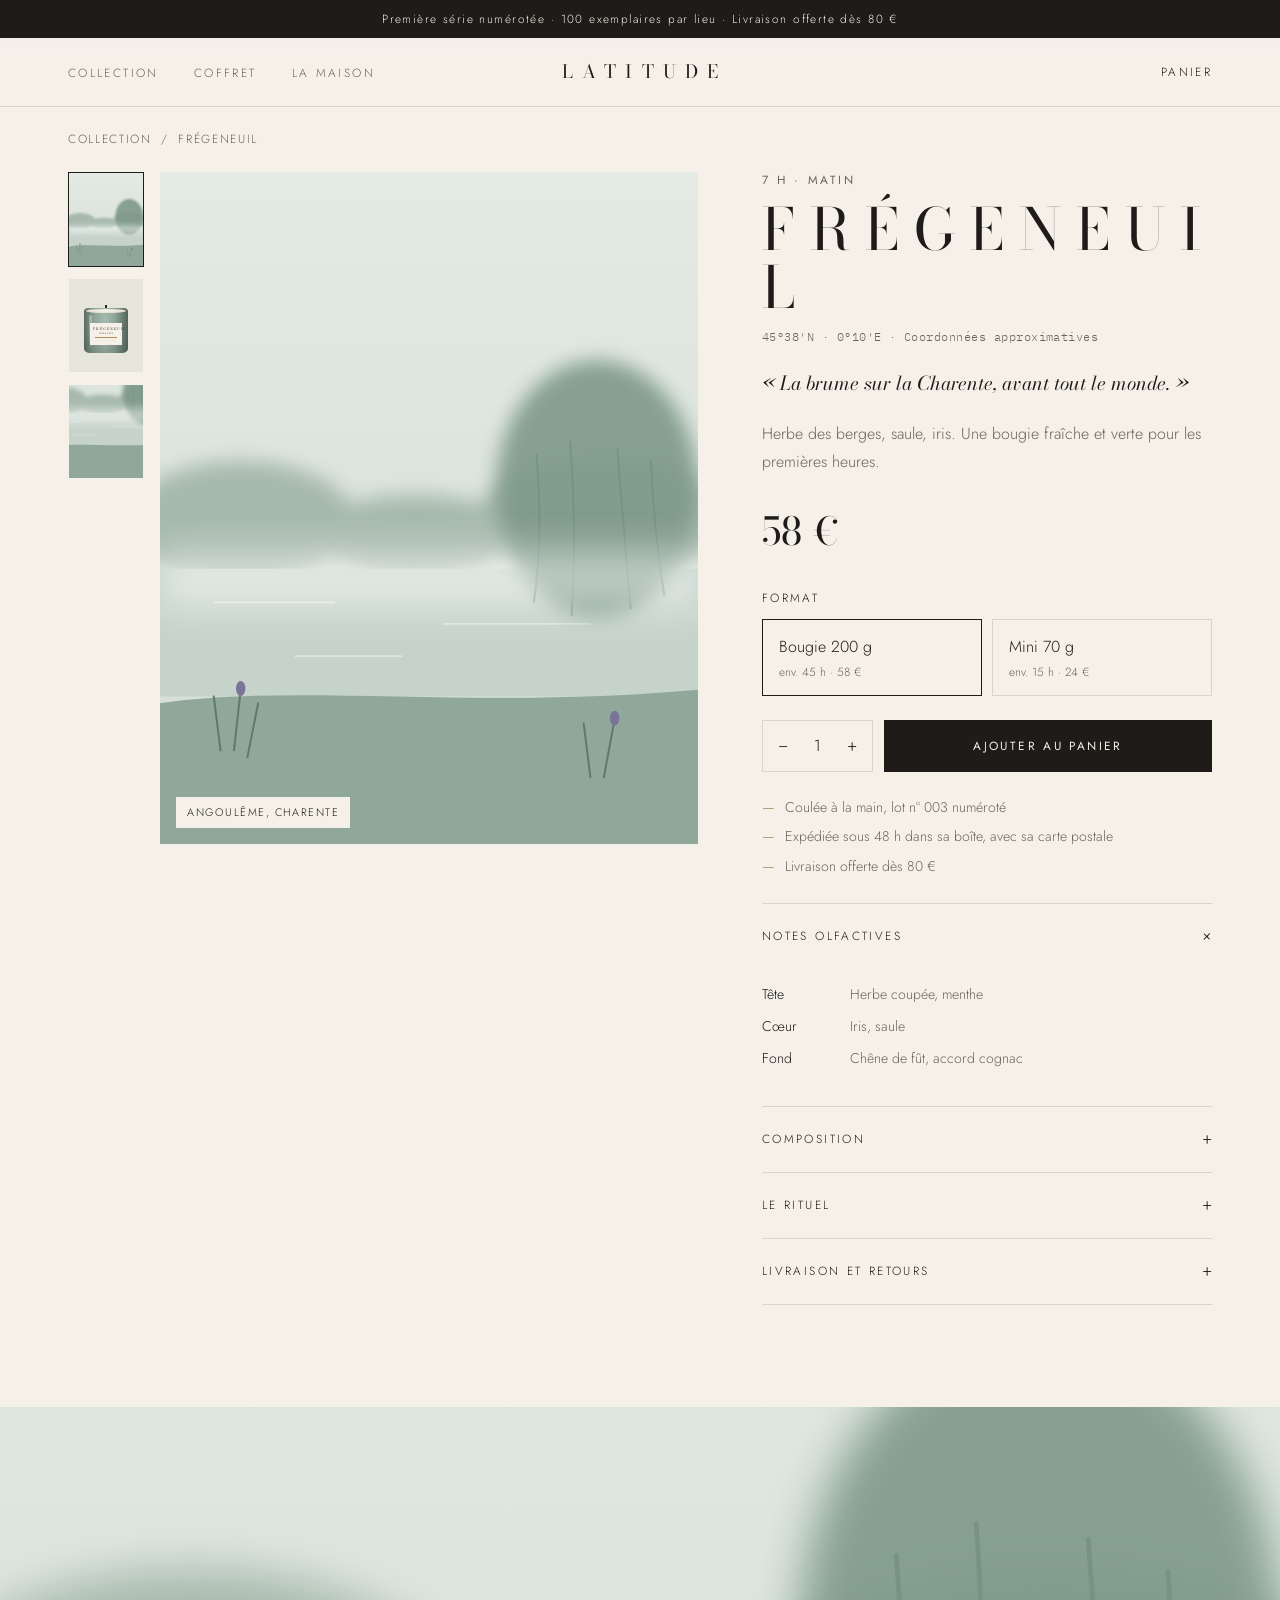
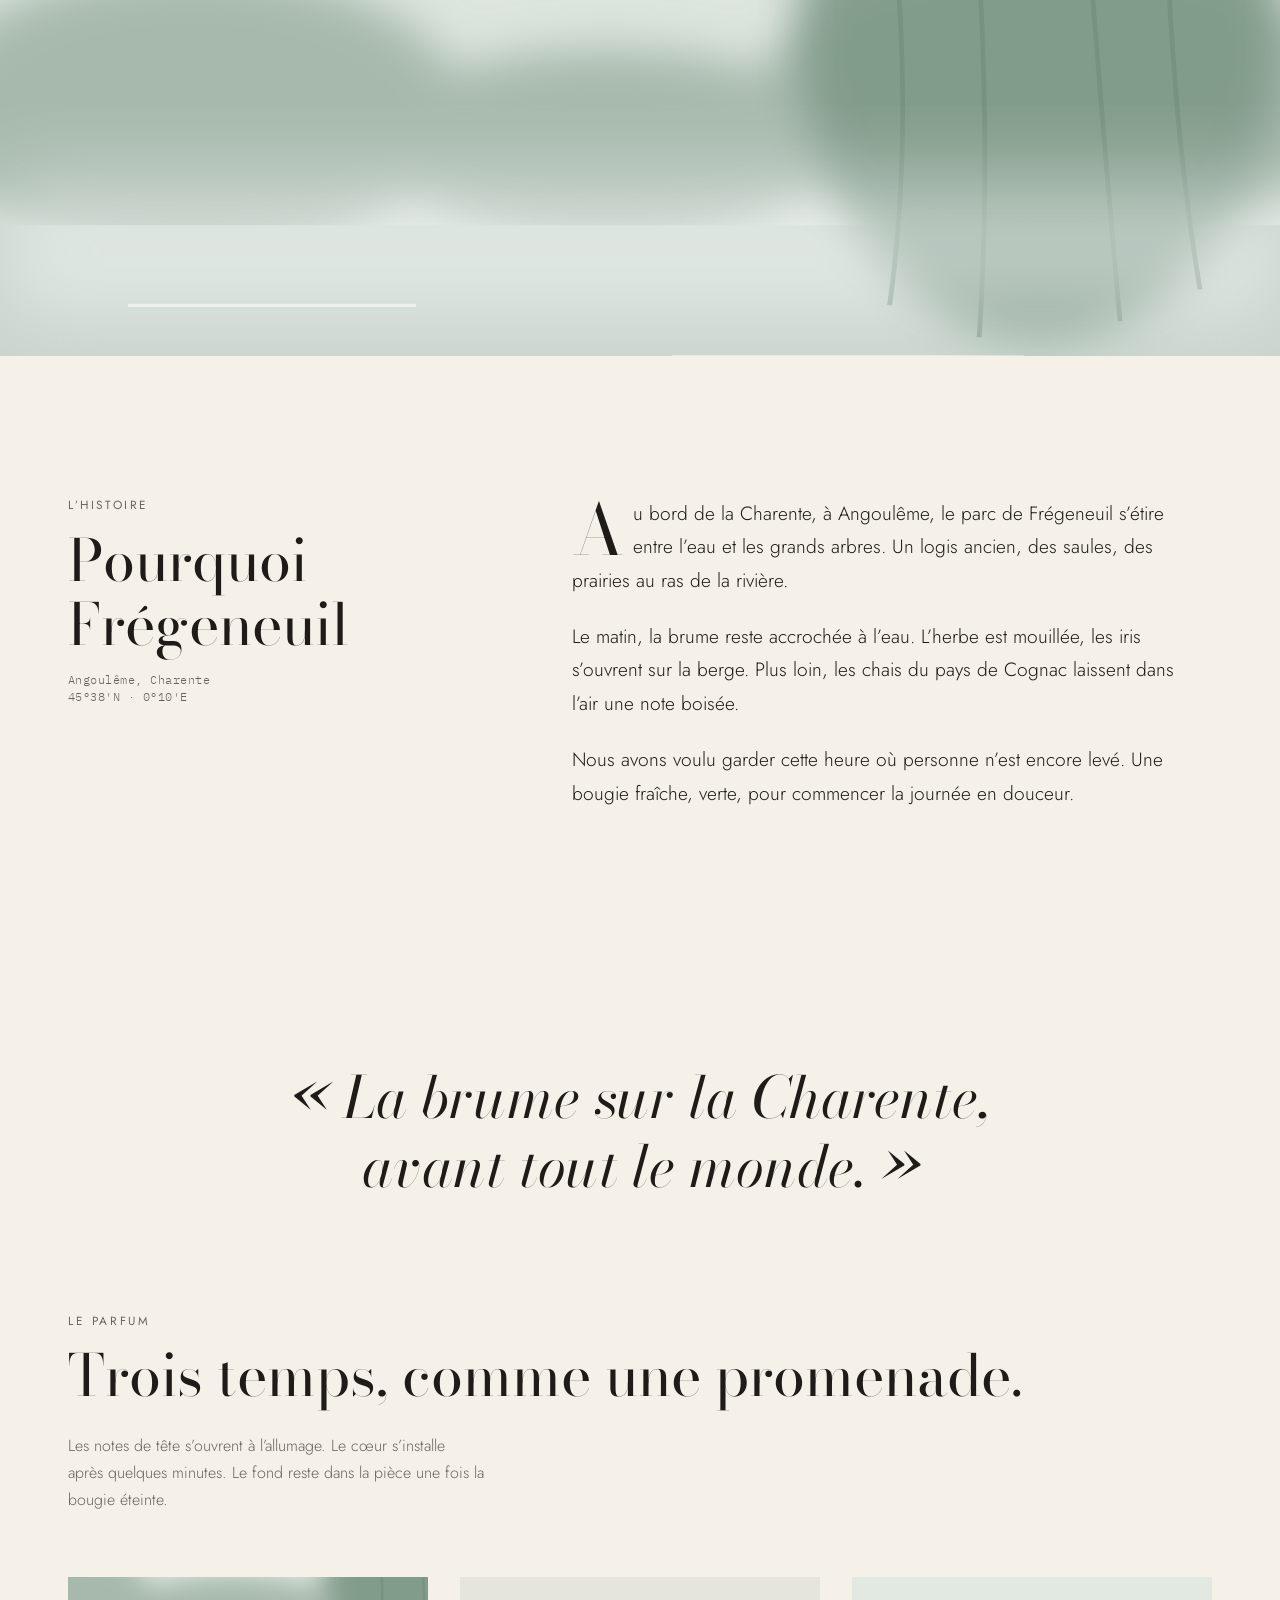
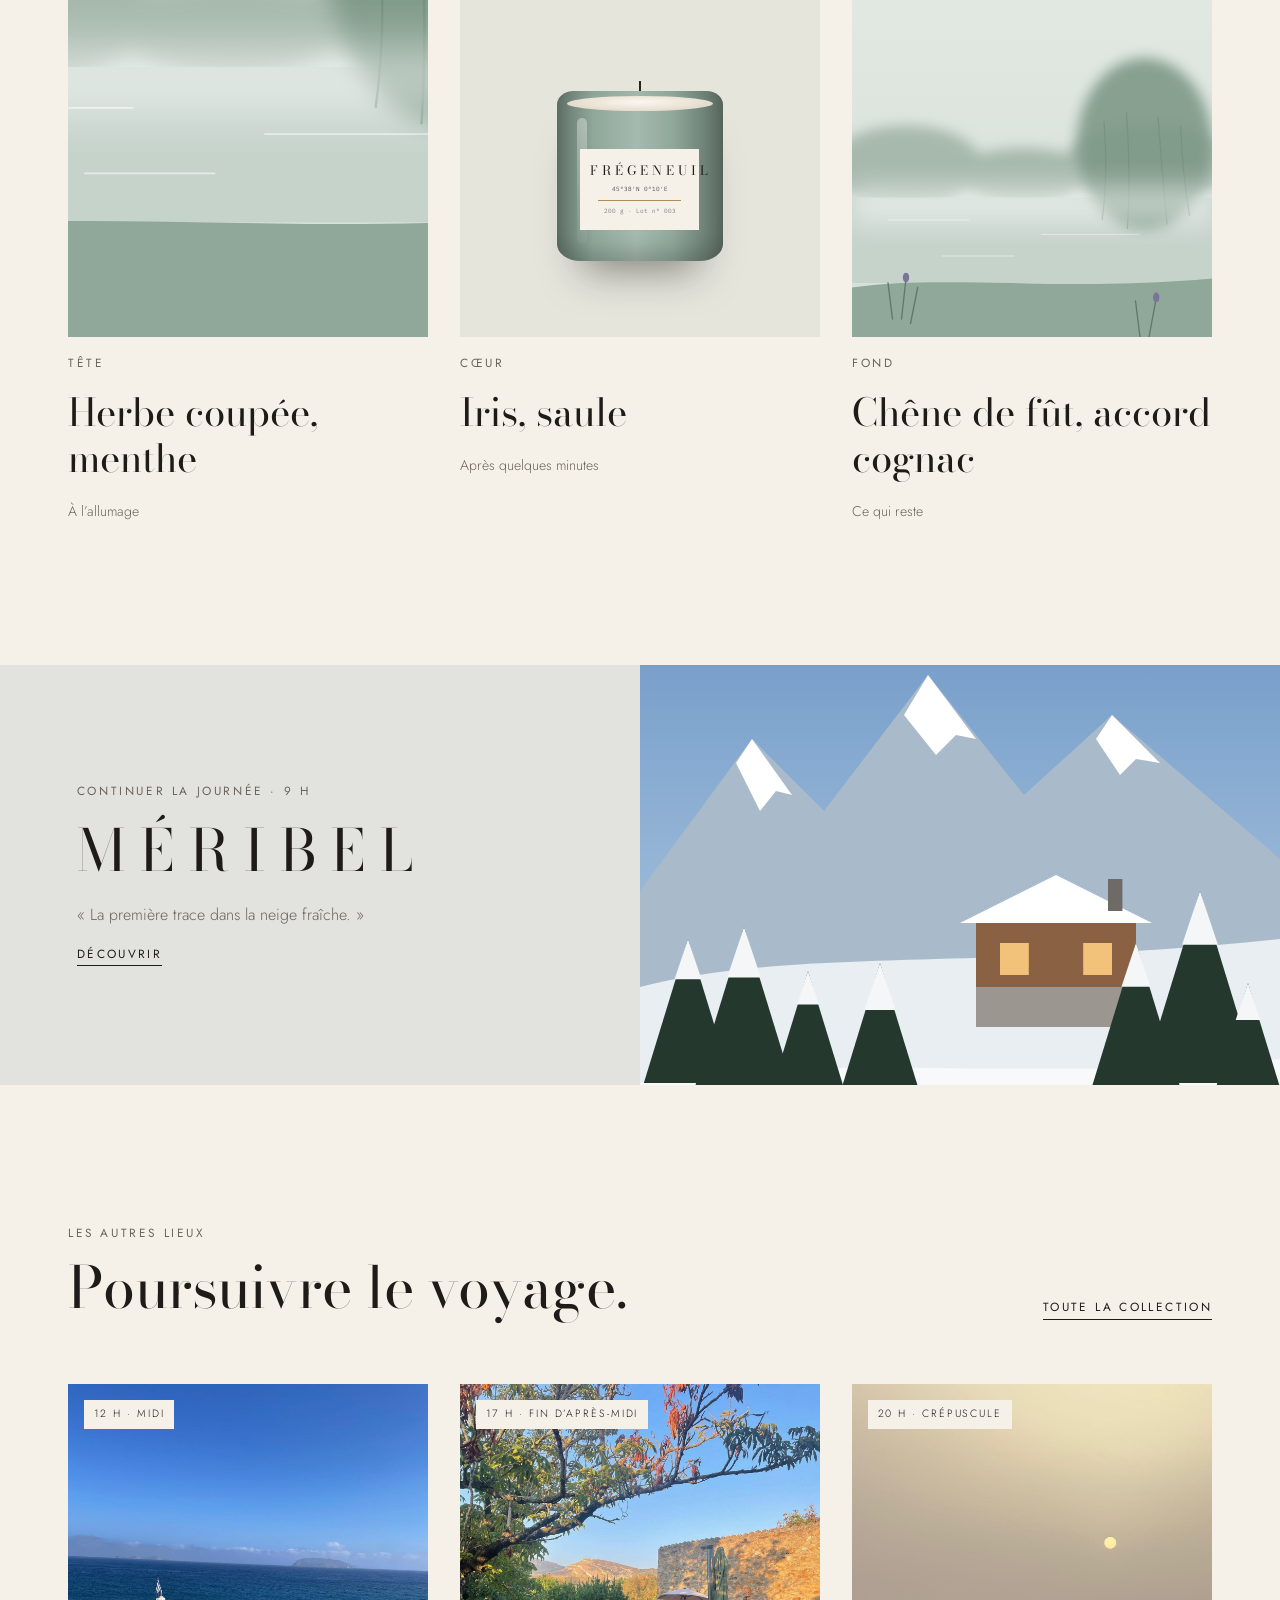
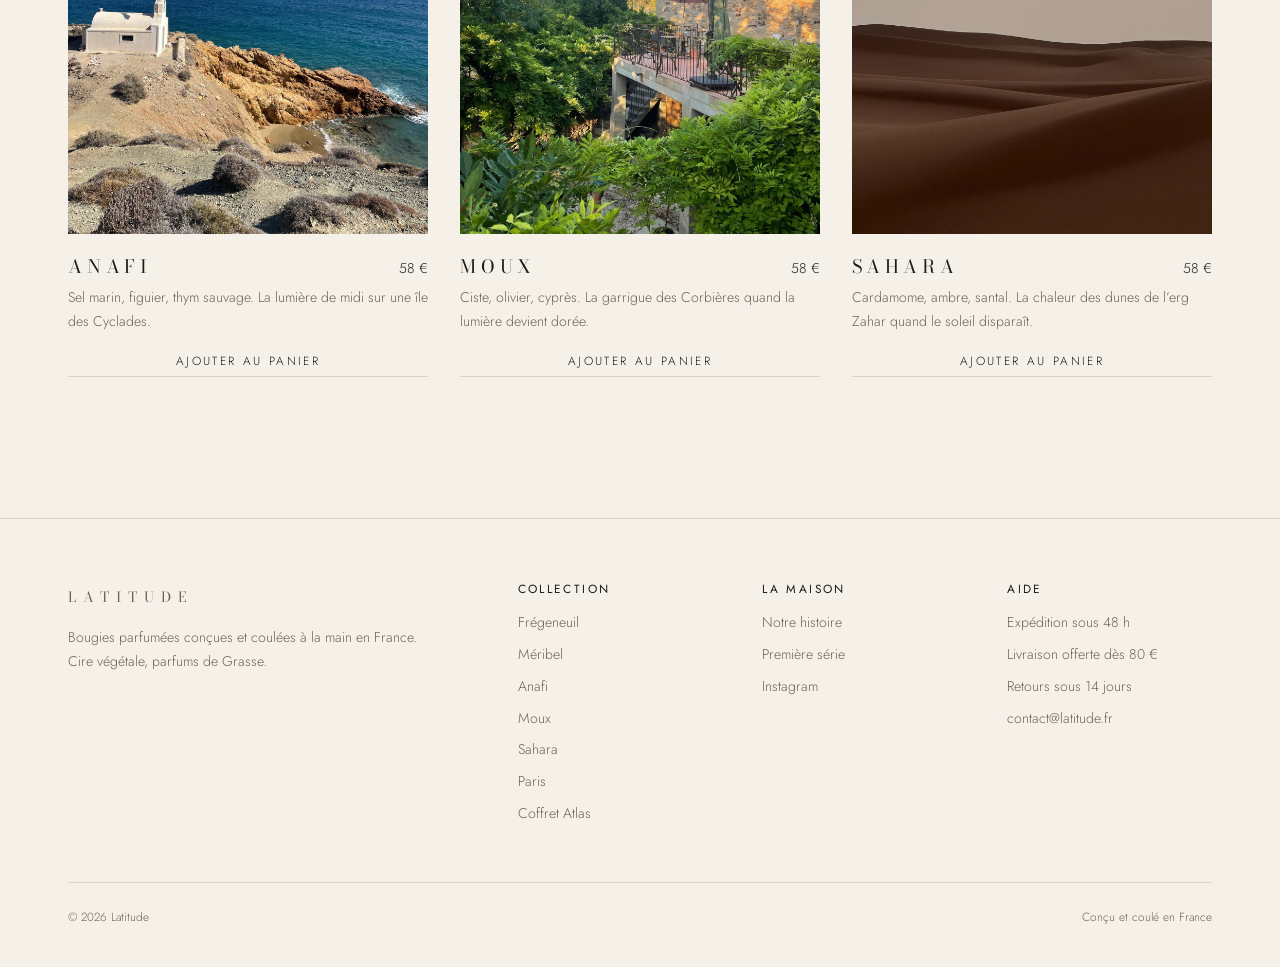
<file: bougies/fregeneuil.html>
<!DOCTYPE html>
<html lang="fr">
<head>
  <meta charset="UTF-8">
  <meta name="viewport" content="width=device-width, initial-scale=1.0, viewport-fit=cover">
  <title>Frégeneuil, bougie parfumée · Latitude</title>
  <meta name="claude:viewport-fit-sides" content="cover">
  <meta name="description" content="Herbe des berges, saule, iris. Une bougie fraîche et verte pour les premières heures. Bougie 200 g coulée à la main en France.">
  <meta property="og:title" content="Frégeneuil, bougie parfumée · Latitude">
  <meta property="og:description" content="Herbe des berges, saule, iris. Une bougie fraîche et verte pour les premières heures. Bougie 200 g coulée à la main en France.">
  <link rel="preconnect" href="https://fonts.googleapis.com">
  <link rel="preconnect" href="https://fonts.gstatic.com" crossorigin>
  <link rel="stylesheet" href="https://fonts.googleapis.com/css2?family=Bodoni+Moda:ital,opsz,wght@0,6..96,400;1,6..96,400&family=IBM+Plex+Mono:wght@300&family=Jost:wght@300;400&display=swap">
  <link rel="stylesheet" href="../assets/style.css">
</head>
<body>
  
  <p class="announce">Première série numérotée · 100 exemplaires par lieu · Livraison offerte dès 80 €</p>
  <header class="site-header">
    <nav class="nav wrap" aria-label="Navigation principale">
      <div>
        <button class="nav-toggle" type="button" aria-label="Menu" aria-expanded="false" aria-controls="menu"><span></span><span></span></button>
        <ul class="nav-links" id="menu">
          <li><a href="../#collection">Collection</a></li>
          <li><a href="../#coffret">Coffret</a></li>
          <li><a href="../#maison">La maison</a></li>
        </ul>
      </div>
      <a href="../" class="brand">LATITUDE</a>
      <div class="nav-end">
        <button type="button" class="cart-btn" data-open-cart aria-controls="cart">
          <span class="cart-label">Panier</span><span class="cart-count" hidden>0</span>
          <span class="visually-hidden">Ouvrir le panier</span>
        </button>
      </div>
    </nav>
  </header>
  <main style="--c:#8FA89A">
    <nav class="crumbs wrap" aria-label="Fil d’Ariane"><a href="../#collection">Collection</a><span>/</span><span>Frégeneuil</span></nav>

    <section class="product wrap">
      <div class="gallery">
        <div class="thumbs" role="group" aria-label="Choisir une image">
          <button type="button" class="thumb" data-slide="lieu" aria-pressed="true" aria-label="Le lieu"><div class="visual" data-scene="fregeneuil" ></div></button>
          <button type="button" class="thumb" data-slide="bougie" aria-pressed="false" aria-label="La bougie"><div class="packshot" style="--c:#8FA89A" data-jar="fregeneuil" data-flame="0" ></div></button>
          <button type="button" class="thumb" data-slide="detail" aria-pressed="false" aria-label="La matière"><div class="visual" data-scene="fregeneuil" data-variant="detail" ></div></button>
        </div>
        <div class="gallery-main" id="gallery-main">
          <div class="gallery-slide on" data-slide="lieu"><div class="visual" data-scene="fregeneuil"  data-alt="Frégeneuil, le lieu"></div><span class="gallery-cap">Angoulême, Charente</span></div>
          <div class="gallery-slide" data-slide="bougie"><div class="packshot" style="--c:#8FA89A" data-jar="fregeneuil"  data-alt="Bougie Frégeneuil"></div><span class="gallery-cap">Bougie 200 g · Lot n° 003</span></div>
          <div class="gallery-slide" data-slide="detail"><div class="visual" data-scene="fregeneuil" data-variant="detail"  data-alt="Bois flotté, eau de la Charente"></div><span class="gallery-cap">Bois flotté, eau de la Charente</span></div>
        </div>
      </div>

      <div class="buy" data-buy>
        <div class="stack" style="gap:.8rem">
          <p class="eyebrow">7 h · Matin</p>
          <h1>FRÉGENEUIL</h1>
          <p class="coords">45°38′N · 0°10′E · Coordonnées approximatives</p>
        </div>
        <p class="phrase">« La brume sur la Charente, avant tout le monde. »</p>
        <p class="accroche">Herbe des berges, saule, iris. Une bougie fraîche et verte pour les premières heures.</p>
        <p class="price" id="price">58 €</p>

        <fieldset class="formats">
          <legend>Format</legend>
          <label class="format"><input type="radio" name="format" value="200" checked><span>Bougie 200 g<small>env. 45 h · 58 €</small></span></label>
          <label class="format"><input type="radio" name="format" value="70"><span>Mini 70 g<small>env. 15 h · 24 €</small></span></label>
        </fieldset>

        <div class="buy-row">
          <div class="qty" aria-label="Quantité">
            <button type="button" data-step="-1" aria-label="Diminuer la quantité">−</button>
            <span data-qty-value aria-live="polite">1</span>
            <button type="button" data-step="1" aria-label="Augmenter la quantité">+</button>
          </div>
          <button type="button" class="btn btn-block" id="add-main" data-add="fregeneuil">Ajouter au panier</button>
        </div>

        <ul class="reassure">
          <li>Coulée à la main, lot n° 003 numéroté</li>
          <li>Expédiée sous 48 h dans sa boîte, avec sa carte postale</li>
          <li>Livraison offerte dès 80 €</li>
        </ul>

        <div class="details">
          <details open>
            <summary>Notes olfactives</summary>
            <div class="d-body"><dl class="notes"><dt>Tête</dt><dd>Herbe coupée, menthe</dd><dt>Cœur</dt><dd>Iris, saule</dd><dt>Fond</dt><dd>Chêne de fût, accord cognac</dd></dl></div>
          </details>
          <details>
            <summary>Composition</summary>
            <div class="d-body"><p>Cire végétale. Mèche en coton. Parfum composé à Grasse, conforme aux normes IFRA. Verre épais teinté, couvercle en chêne.</p><p>200 g, environ 45 heures de combustion.</p></div>
          </details>
          <details>
            <summary>Le rituel</summary>
            <div class="d-body"><p>Laissez fondre toute la surface à la première combustion, deux à trois heures. Recoupez la mèche à 5 mm avant chaque allumage. Éteignez avec le couvercle, jamais en soufflant. Une fois finie, lavez le pot à l’eau chaude et gardez-le.</p></div>
          </details>
          <details>
            <summary>Livraison et retours</summary>
            <div class="d-body"><p>Expédition sous 48 h depuis notre atelier. Livraison offerte dès 80 € en France métropolitaine, 6,90 € en dessous. Retours acceptés sous 14 jours pour une bougie non allumée.</p></div>
          </details>
        </div>
      </div>
    </section>

    <section aria-labelledby="histoire">
      <div class="visual tale-hero" data-scene="fregeneuil"  data-alt="Frégeneuil"></div>
      <div class="section wrap tale">
        <div class="tale-aside">
          <p class="eyebrow">L’histoire</p>
          <h2 id="histoire">Pourquoi Frégeneuil</h2>
          <p class="coords">Angoulême, Charente<br>45°38′N · 0°10′E</p>
        </div>
        <div class="tale-body"><p>Au bord de la Charente, à Angoulême, le parc de Frégeneuil s’étire entre l’eau et les grands arbres. Un logis ancien, des saules, des prairies au ras de la rivière.</p><p>Le matin, la brume reste accrochée à l’eau. L’herbe est mouillée, les iris s’ouvrent sur la berge. Plus loin, les chais du pays de Cognac laissent dans l’air une note boisée.</p><p>Nous avons voulu garder cette heure où personne n’est encore levé. Une bougie fraîche, verte, pour commencer la journée en douceur.</p></div>
      </div>
      <blockquote class="tale-quote wrap">« La brume sur la Charente, avant tout le monde. »</blockquote>
    </section>

    <section class="section wrap" style="padding-top:0" aria-labelledby="parfum">
      <div class="section-head"><div class="stack"><p class="eyebrow">Le parfum</p><h2 id="parfum">Trois temps, comme une promenade.</h2></div><p class="intro">Les notes de tête s’ouvrent à l’allumage. Le cœur s’installe après quelques minutes. Le fond reste dans la pièce une fois la bougie éteinte.</p></div>
      <div class="pyramid">
        <div class="tier"><div class="visual" data-scene="fregeneuil" data-variant="detail" ></div><h3>Tête</h3><p>Herbe coupée, menthe</p><small>À l’allumage</small></div>
        <div class="tier"><div class="packshot" style="--c:#8FA89A;aspect-ratio:1"><div data-jar="fregeneuil" data-flame="0" style="width:46%"></div></div><h3>Cœur</h3><p>Iris, saule</p><small>Après quelques minutes</small></div>
        <div class="tier"><div class="visual" data-scene="fregeneuil" ></div><h3>Fond</h3><p>Chêne de fût, accord cognac</p><small>Ce qui reste</small></div>
      </div>
    </section>

    <a class="next" href="meribel.html" style="--c:#6F8CA3" aria-label="Lieu suivant : Méribel">
      <div class="next-copy">
        <p class="eyebrow">Continuer la journée · 9 h</p>
        <h2>MÉRIBEL</h2>
        <p>« La première trace dans la neige fraîche. »</p>
        <span class="link" style="align-self:flex-start">Découvrir</span>
      </div>
      <div class="visual" data-scene="meribel" ></div>
    </a>

    <section class="section wrap">
      <div class="section-head"><div class="stack"><p class="eyebrow">Les autres lieux</p><h2>Poursuivre le voyage.</h2></div><a class="link" href="../#collection">Toute la collection</a></div>
      <div class="grid">
        <article class="card">
          <a class="card-media" href="anafi.html" aria-label="Anafi">
            <span class="card-moment">12 h · Midi</span>
            <div class="visual" data-scene="anafi" data-photo="../images/anafi/lieu.jpg"></div>
            <div class="packshot" style="--c:#2F5D8A" data-jar="anafi" ></div>
          </a>
          <div class="card-info"><a href="anafi.html" class="card-name">ANAFI</a><span class="card-price">58 €</span><p class="card-sub">Sel marin, figuier, thym sauvage. La lumière de midi sur une île des Cyclades.</p></div>
          <button type="button" class="card-add" data-add="anafi" data-format="200">Ajouter au panier</button>
        </article>
        <article class="card">
          <a class="card-media" href="moux.html" aria-label="Moux">
            <span class="card-moment">17 h · Fin d’après-midi</span>
            <div class="visual" data-scene="moux" data-photo="../images/moux/lieu.jpg"></div>
            <div class="packshot" style="--c:#6B6B3A" data-jar="moux" ></div>
          </a>
          <div class="card-info"><a href="moux.html" class="card-name">MOUX</a><span class="card-price">58 €</span><p class="card-sub">Ciste, olivier, cyprès. La garrigue des Corbières quand la lumière devient dorée.</p></div>
          <button type="button" class="card-add" data-add="moux" data-format="200">Ajouter au panier</button>
        </article>
        <article class="card">
          <a class="card-media" href="sahara.html" aria-label="Sahara">
            <span class="card-moment">20 h · Crépuscule</span>
            <div class="visual" data-scene="sahara" data-photo="../images/sahara/lieu.jpg"></div>
            <div class="packshot" style="--c:#C98B4E" data-jar="sahara" ></div>
          </a>
          <div class="card-info"><a href="sahara.html" class="card-name">SAHARA</a><span class="card-price">58 €</span><p class="card-sub">Cardamome, ambre, santal. La chaleur des dunes de l’erg Zahar quand le soleil disparaît.</p></div>
          <button type="button" class="card-add" data-add="sahara" data-format="200">Ajouter au panier</button>
        </article>
      </div>
    </section>
  </main>

  <div class="sticky-buy" id="sticky-buy">
    <div><p class="s-name">FRÉGENEUIL</p><p class="coords" data-sticky-price>58 €</p></div>
    <button type="button" class="btn" data-add="fregeneuil" data-format="200">Ajouter</button>
  </div>
  
  <footer class="site-footer">
    <div class="wrap">
      <div class="footer-grid">
        <div class="footer-brand">
          <a href="../" class="brand">LATITUDE</a>
          <p>Bougies parfumées conçues et coulées à la main en France. Cire végétale, parfums de Grasse.</p>
        </div>
        <div><h4>Collection</h4><ul><li><a href="../bougies/fregeneuil.html">Frégeneuil</a></li><li><a href="../bougies/meribel.html">Méribel</a></li><li><a href="../bougies/anafi.html">Anafi</a></li><li><a href="../bougies/moux.html">Moux</a></li><li><a href="../bougies/sahara.html">Sahara</a></li><li><a href="../bougies/paris.html">Paris</a></li><li><a href="../#coffret">Coffret Atlas</a></li></ul></div>
        <div><h4>La maison</h4><ul><li><a href="../#maison">Notre histoire</a></li><li><a href="../#lettre">Première série</a></li><li><a href="https://instagram.com/" target="_blank" rel="noopener">Instagram</a></li></ul></div>
        <div><h4>Aide</h4><ul><li>Expédition sous 48 h</li><li>Livraison offerte dès 80 €</li><li>Retours sous 14 jours</li><li>contact@latitude.fr</li></ul></div>
      </div>
      <div class="footer-legal"><span>© <span data-year>2026</span> Latitude</span><span>Conçu et coulé en France</span></div>
    </div>
  </footer>
  
  <div class="cart-overlay" id="cart-overlay"></div>
  <aside class="cart" id="cart" aria-hidden="true" aria-labelledby="cart-title" role="dialog" aria-modal="true">
    <div class="cart-head">
      <h2 id="cart-title">Votre panier</h2>
      <button type="button" class="cart-close">Fermer</button>
    </div>
    <p class="cart-added" id="cart-added" role="status" hidden></p>
    <div class="cart-empty" id="cart-empty">
      <p>Votre panier est vide. Choisissez un lieu.</p>
      <a href="../#collection" class="link cart-close-link">Voir la collection</a>
    </div>
    <div class="ship"><p id="ship-text"></p><div class="ship-bar" id="ship-bar"></div></div>
    <div class="cart-body"><ul class="cart-items" id="cart-items"></ul></div>
    <div class="cart-foot" id="cart-foot" hidden>
      <div class="totals">
        <span>Sous-total</span><span id="cart-subtotal"></span>
        <span>Livraison</span><span id="cart-shipping"></span>
        <span class="total">Total</span><span class="total" id="cart-total"></span>
      </div>
      <button type="button" class="btn btn-block" id="checkout">Commander</button>
      <div class="precommande" id="precommande" hidden>
        <p>La boutique ouvre avec la première série. Laissez votre email : nous vous écrirons avant l’ouverture et votre panier vous sera réservé.</p>
        <form class="inline-form" data-form="precommande" data-success="C’est noté. Votre panier vous attend." novalidate>
          <label class="visually-hidden" for="pre-email">Email</label>
          <div class="row"><input id="pre-email" name="email" type="email" placeholder="Votre email" autocomplete="email"><button type="submit">Réserver</button></div>
          <p class="form-status" role="status"></p>
        </form>
      </div>
      <p class="cart-note">Paiement sécurisé · Expédition sous 48 h · Retours sous 14 jours</p>
    </div>
  </aside>
  
  <script src="../assets/catalogue.js"></script>
  <script src="../assets/scenes.js"></script>
  <script src="../assets/app.js"></script>
</body>
</html>
</file>
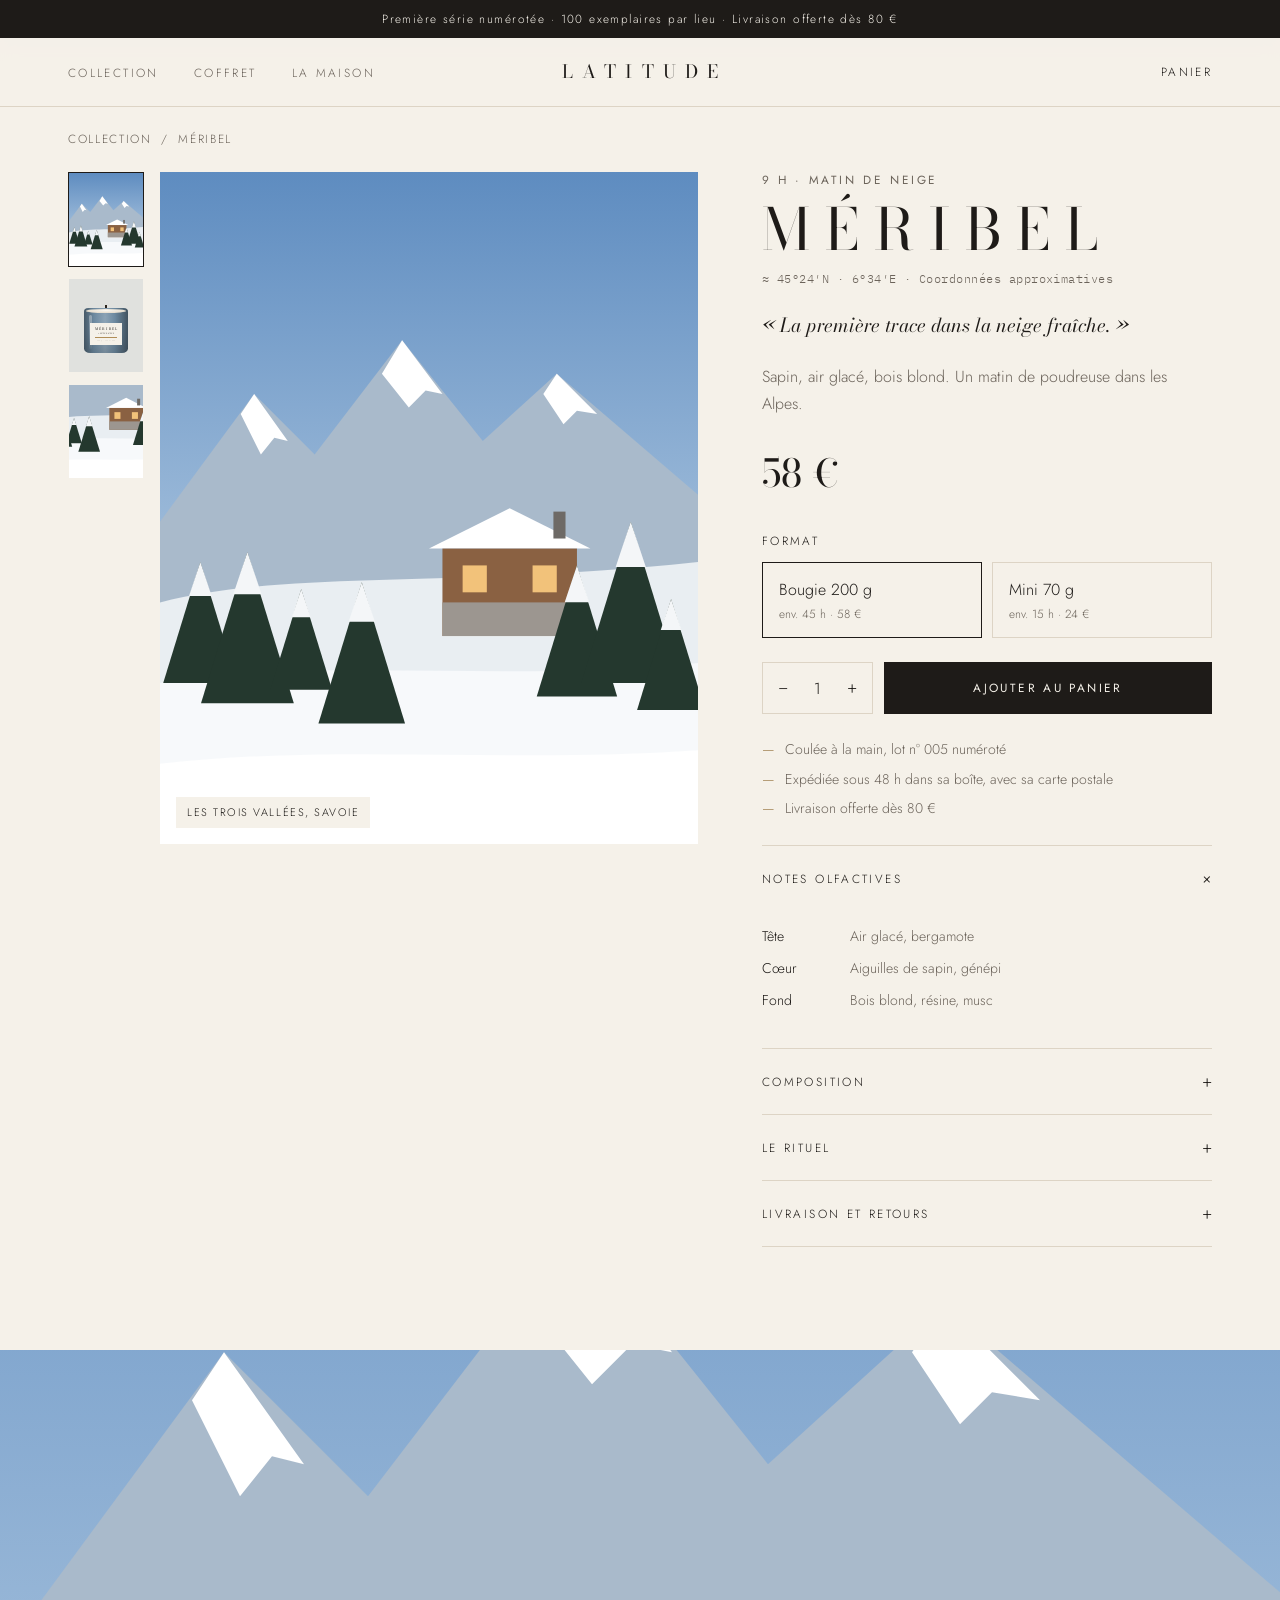
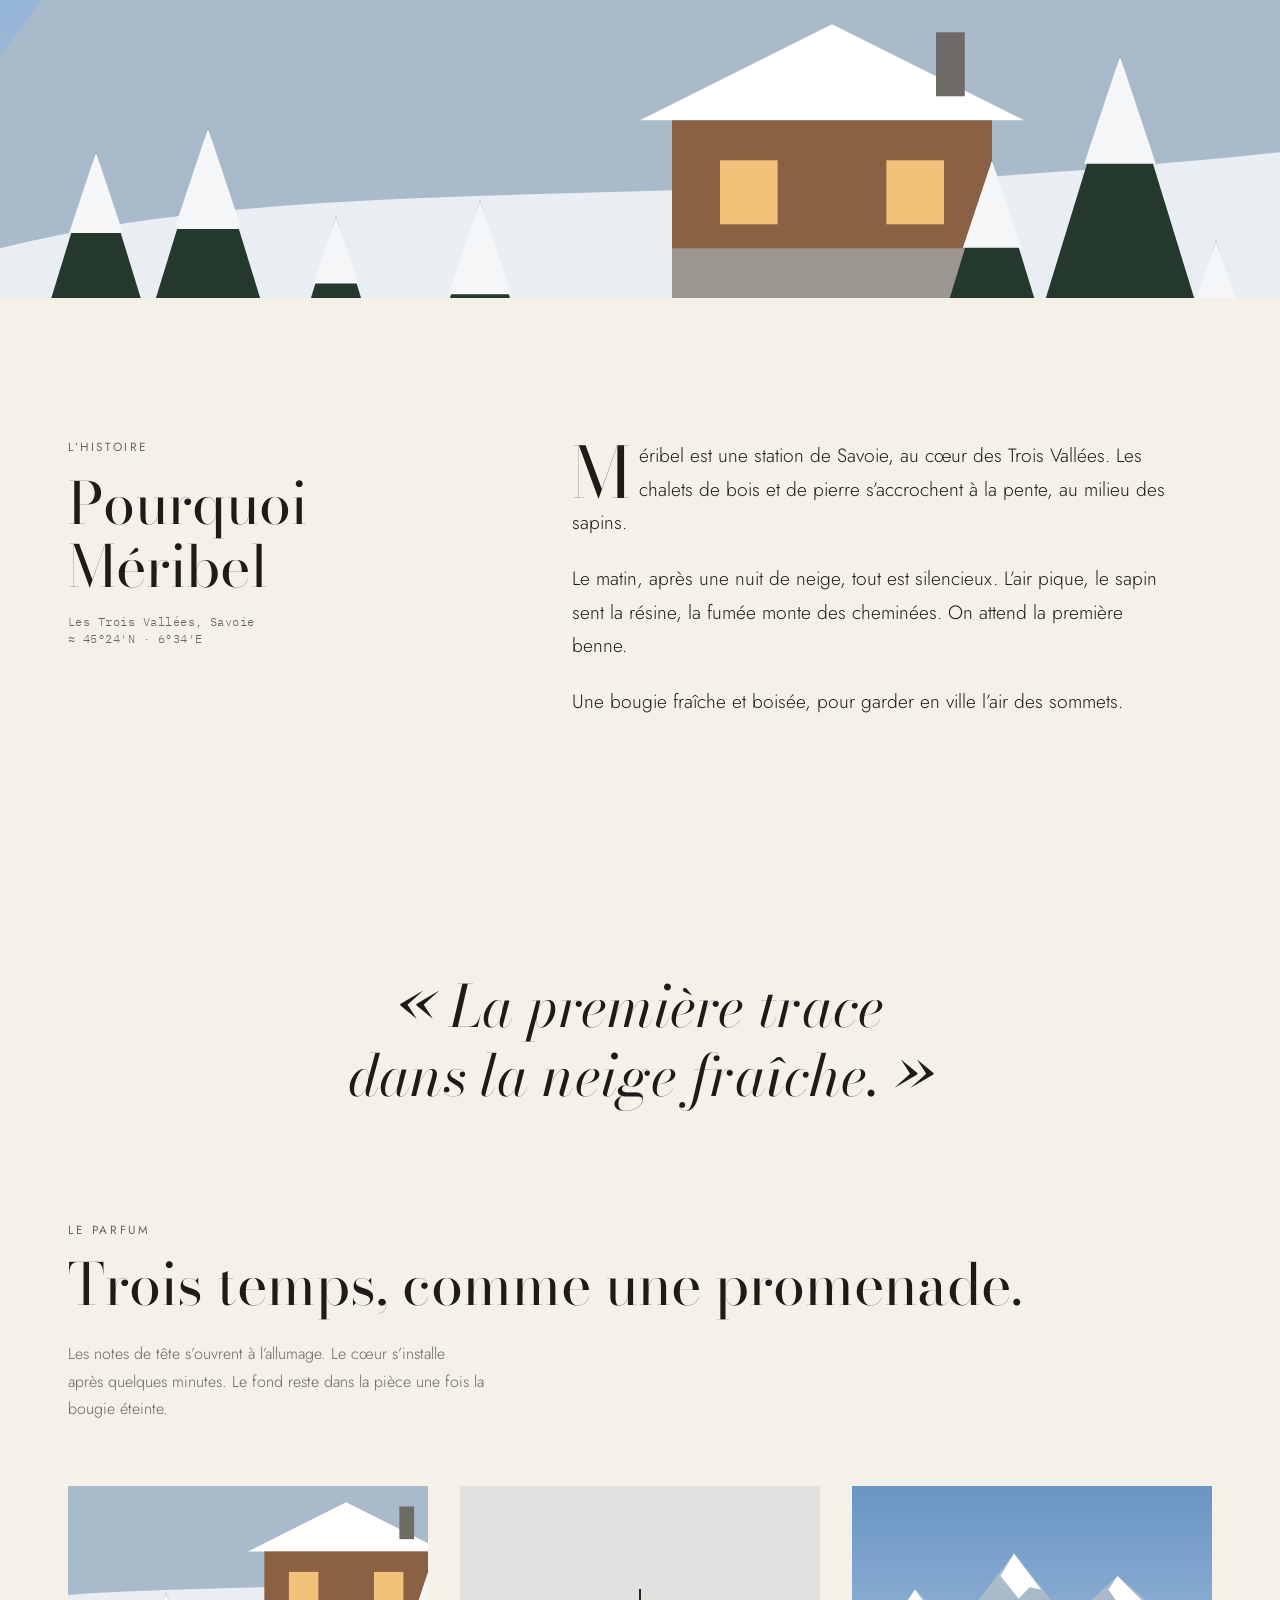
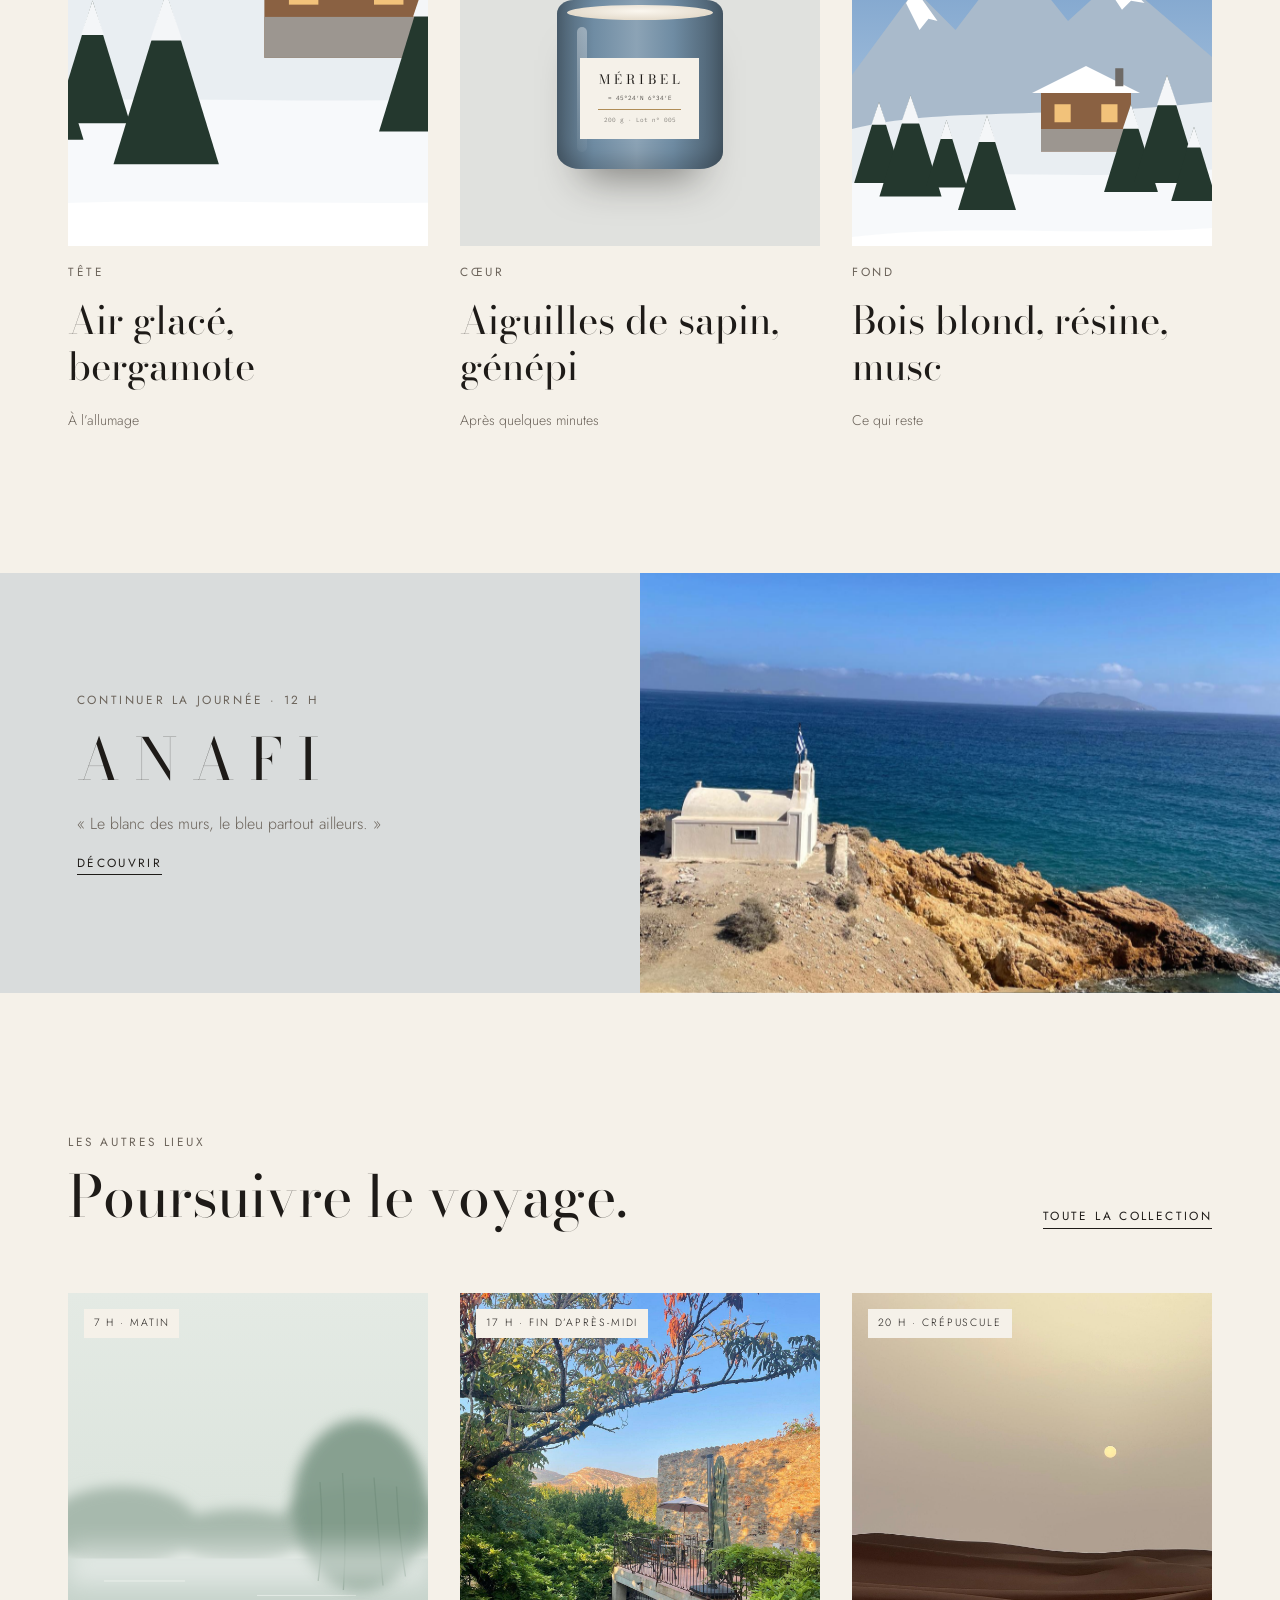
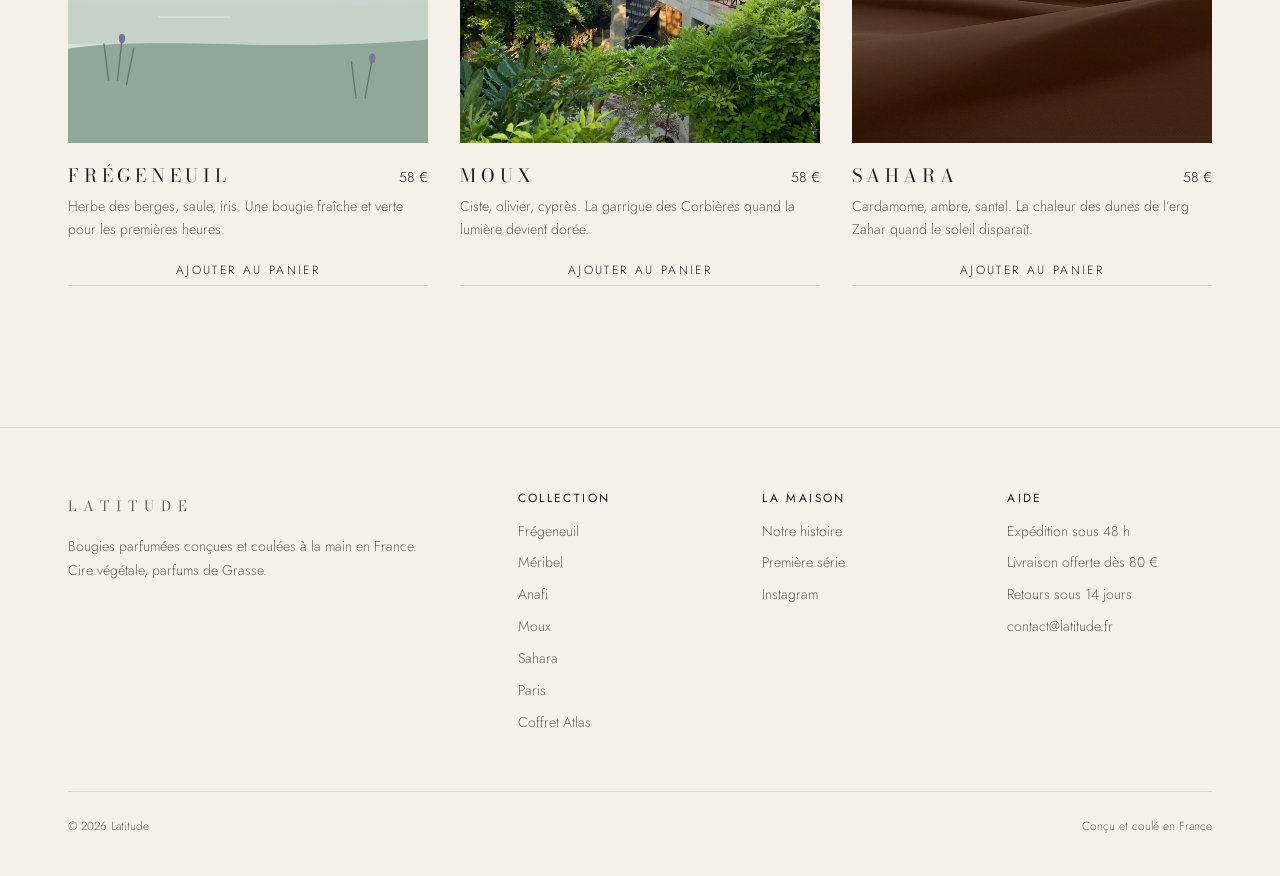
<file: bougies/meribel.html>
<!DOCTYPE html>
<html lang="fr">
<head>
  <meta charset="UTF-8">
  <meta name="viewport" content="width=device-width, initial-scale=1.0, viewport-fit=cover">
  <title>Méribel, bougie parfumée · Latitude</title>
  <meta name="claude:viewport-fit-sides" content="cover">
  <meta name="description" content="Sapin, air glacé, bois blond. Un matin de poudreuse dans les Alpes. Bougie 200 g coulée à la main en France.">
  <meta property="og:title" content="Méribel, bougie parfumée · Latitude">
  <meta property="og:description" content="Sapin, air glacé, bois blond. Un matin de poudreuse dans les Alpes. Bougie 200 g coulée à la main en France.">
  <link rel="preconnect" href="https://fonts.googleapis.com">
  <link rel="preconnect" href="https://fonts.gstatic.com" crossorigin>
  <link rel="stylesheet" href="https://fonts.googleapis.com/css2?family=Bodoni+Moda:ital,opsz,wght@0,6..96,400;1,6..96,400&family=IBM+Plex+Mono:wght@300&family=Jost:wght@300;400&display=swap">
  <link rel="stylesheet" href="../assets/style.css">
</head>
<body>
  
  <p class="announce">Première série numérotée · 100 exemplaires par lieu · Livraison offerte dès 80 €</p>
  <header class="site-header">
    <nav class="nav wrap" aria-label="Navigation principale">
      <div>
        <button class="nav-toggle" type="button" aria-label="Menu" aria-expanded="false" aria-controls="menu"><span></span><span></span></button>
        <ul class="nav-links" id="menu">
          <li><a href="../#collection">Collection</a></li>
          <li><a href="../#coffret">Coffret</a></li>
          <li><a href="../#maison">La maison</a></li>
        </ul>
      </div>
      <a href="../" class="brand">LATITUDE</a>
      <div class="nav-end">
        <button type="button" class="cart-btn" data-open-cart aria-controls="cart">
          <span class="cart-label">Panier</span><span class="cart-count" hidden>0</span>
          <span class="visually-hidden">Ouvrir le panier</span>
        </button>
      </div>
    </nav>
  </header>
  <main style="--c:#6F8CA3">
    <nav class="crumbs wrap" aria-label="Fil d’Ariane"><a href="../#collection">Collection</a><span>/</span><span>Méribel</span></nav>

    <section class="product wrap">
      <div class="gallery">
        <div class="thumbs" role="group" aria-label="Choisir une image">
          <button type="button" class="thumb" data-slide="lieu" aria-pressed="true" aria-label="Le lieu"><div class="visual" data-scene="meribel" ></div></button>
          <button type="button" class="thumb" data-slide="bougie" aria-pressed="false" aria-label="La bougie"><div class="packshot" style="--c:#6F8CA3" data-jar="meribel" data-flame="0" ></div></button>
          <button type="button" class="thumb" data-slide="detail" aria-pressed="false" aria-label="La matière"><div class="visual" data-scene="meribel" data-variant="detail" ></div></button>
        </div>
        <div class="gallery-main" id="gallery-main">
          <div class="gallery-slide on" data-slide="lieu"><div class="visual" data-scene="meribel"  data-alt="Méribel, le lieu"></div><span class="gallery-cap">Les Trois Vallées, Savoie</span></div>
          <div class="gallery-slide" data-slide="bougie"><div class="packshot" style="--c:#6F8CA3" data-jar="meribel"  data-alt="Bougie Méribel"></div><span class="gallery-cap">Bougie 200 g · Lot n° 005</span></div>
          <div class="gallery-slide" data-slide="detail"><div class="visual" data-scene="meribel" data-variant="detail"  data-alt="Bois de mélèze et neige fraîche"></div><span class="gallery-cap">Bois de mélèze et neige fraîche</span></div>
        </div>
      </div>

      <div class="buy" data-buy>
        <div class="stack" style="gap:.8rem">
          <p class="eyebrow">9 h · Matin de neige</p>
          <h1>MÉRIBEL</h1>
          <p class="coords">≈ 45°24′N · 6°34′E · Coordonnées approximatives</p>
        </div>
        <p class="phrase">« La première trace dans la neige fraîche. »</p>
        <p class="accroche">Sapin, air glacé, bois blond. Un matin de poudreuse dans les Alpes.</p>
        <p class="price" id="price">58 €</p>

        <fieldset class="formats">
          <legend>Format</legend>
          <label class="format"><input type="radio" name="format" value="200" checked><span>Bougie 200 g<small>env. 45 h · 58 €</small></span></label>
          <label class="format"><input type="radio" name="format" value="70"><span>Mini 70 g<small>env. 15 h · 24 €</small></span></label>
        </fieldset>

        <div class="buy-row">
          <div class="qty" aria-label="Quantité">
            <button type="button" data-step="-1" aria-label="Diminuer la quantité">−</button>
            <span data-qty-value aria-live="polite">1</span>
            <button type="button" data-step="1" aria-label="Augmenter la quantité">+</button>
          </div>
          <button type="button" class="btn btn-block" id="add-main" data-add="meribel">Ajouter au panier</button>
        </div>

        <ul class="reassure">
          <li>Coulée à la main, lot n° 005 numéroté</li>
          <li>Expédiée sous 48 h dans sa boîte, avec sa carte postale</li>
          <li>Livraison offerte dès 80 €</li>
        </ul>

        <div class="details">
          <details open>
            <summary>Notes olfactives</summary>
            <div class="d-body"><dl class="notes"><dt>Tête</dt><dd>Air glacé, bergamote</dd><dt>Cœur</dt><dd>Aiguilles de sapin, génépi</dd><dt>Fond</dt><dd>Bois blond, résine, musc</dd></dl></div>
          </details>
          <details>
            <summary>Composition</summary>
            <div class="d-body"><p>Cire végétale. Mèche en coton. Parfum composé à Grasse, conforme aux normes IFRA. Verre épais teinté, couvercle en chêne.</p><p>200 g, environ 45 heures de combustion.</p></div>
          </details>
          <details>
            <summary>Le rituel</summary>
            <div class="d-body"><p>Laissez fondre toute la surface à la première combustion, deux à trois heures. Recoupez la mèche à 5 mm avant chaque allumage. Éteignez avec le couvercle, jamais en soufflant. Une fois finie, lavez le pot à l’eau chaude et gardez-le.</p></div>
          </details>
          <details>
            <summary>Livraison et retours</summary>
            <div class="d-body"><p>Expédition sous 48 h depuis notre atelier. Livraison offerte dès 80 € en France métropolitaine, 6,90 € en dessous. Retours acceptés sous 14 jours pour une bougie non allumée.</p></div>
          </details>
        </div>
      </div>
    </section>

    <section aria-labelledby="histoire">
      <div class="visual tale-hero" data-scene="meribel"  data-alt="Méribel"></div>
      <div class="section wrap tale">
        <div class="tale-aside">
          <p class="eyebrow">L’histoire</p>
          <h2 id="histoire">Pourquoi Méribel</h2>
          <p class="coords">Les Trois Vallées, Savoie<br>≈ 45°24′N · 6°34′E</p>
        </div>
        <div class="tale-body"><p>Méribel est une station de Savoie, au cœur des Trois Vallées. Les chalets de bois et de pierre s’accrochent à la pente, au milieu des sapins.</p><p>Le matin, après une nuit de neige, tout est silencieux. L’air pique, le sapin sent la résine, la fumée monte des cheminées. On attend la première benne.</p><p>Une bougie fraîche et boisée, pour garder en ville l’air des sommets.</p></div>
      </div>
      <blockquote class="tale-quote wrap">« La première trace dans la neige fraîche. »</blockquote>
    </section>

    <section class="section wrap" style="padding-top:0" aria-labelledby="parfum">
      <div class="section-head"><div class="stack"><p class="eyebrow">Le parfum</p><h2 id="parfum">Trois temps, comme une promenade.</h2></div><p class="intro">Les notes de tête s’ouvrent à l’allumage. Le cœur s’installe après quelques minutes. Le fond reste dans la pièce une fois la bougie éteinte.</p></div>
      <div class="pyramid">
        <div class="tier"><div class="visual" data-scene="meribel" data-variant="detail" ></div><h3>Tête</h3><p>Air glacé, bergamote</p><small>À l’allumage</small></div>
        <div class="tier"><div class="packshot" style="--c:#6F8CA3;aspect-ratio:1"><div data-jar="meribel" data-flame="0" style="width:46%"></div></div><h3>Cœur</h3><p>Aiguilles de sapin, génépi</p><small>Après quelques minutes</small></div>
        <div class="tier"><div class="visual" data-scene="meribel" ></div><h3>Fond</h3><p>Bois blond, résine, musc</p><small>Ce qui reste</small></div>
      </div>
    </section>

    <a class="next" href="anafi.html" style="--c:#2F5D8A" aria-label="Lieu suivant : Anafi">
      <div class="next-copy">
        <p class="eyebrow">Continuer la journée · 12 h</p>
        <h2>ANAFI</h2>
        <p>« Le blanc des murs, le bleu partout ailleurs. »</p>
        <span class="link" style="align-self:flex-start">Découvrir</span>
      </div>
      <div class="visual" data-scene="anafi" data-photo="../images/anafi/lieu.jpg"></div>
    </a>

    <section class="section wrap">
      <div class="section-head"><div class="stack"><p class="eyebrow">Les autres lieux</p><h2>Poursuivre le voyage.</h2></div><a class="link" href="../#collection">Toute la collection</a></div>
      <div class="grid">
        <article class="card">
          <a class="card-media" href="fregeneuil.html" aria-label="Frégeneuil">
            <span class="card-moment">7 h · Matin</span>
            <div class="visual" data-scene="fregeneuil" ></div>
            <div class="packshot" style="--c:#8FA89A" data-jar="fregeneuil" ></div>
          </a>
          <div class="card-info"><a href="fregeneuil.html" class="card-name">FRÉGENEUIL</a><span class="card-price">58 €</span><p class="card-sub">Herbe des berges, saule, iris. Une bougie fraîche et verte pour les premières heures.</p></div>
          <button type="button" class="card-add" data-add="fregeneuil" data-format="200">Ajouter au panier</button>
        </article>
        <article class="card">
          <a class="card-media" href="moux.html" aria-label="Moux">
            <span class="card-moment">17 h · Fin d’après-midi</span>
            <div class="visual" data-scene="moux" data-photo="../images/moux/lieu.jpg"></div>
            <div class="packshot" style="--c:#6B6B3A" data-jar="moux" ></div>
          </a>
          <div class="card-info"><a href="moux.html" class="card-name">MOUX</a><span class="card-price">58 €</span><p class="card-sub">Ciste, olivier, cyprès. La garrigue des Corbières quand la lumière devient dorée.</p></div>
          <button type="button" class="card-add" data-add="moux" data-format="200">Ajouter au panier</button>
        </article>
        <article class="card">
          <a class="card-media" href="sahara.html" aria-label="Sahara">
            <span class="card-moment">20 h · Crépuscule</span>
            <div class="visual" data-scene="sahara" data-photo="../images/sahara/lieu.jpg"></div>
            <div class="packshot" style="--c:#C98B4E" data-jar="sahara" ></div>
          </a>
          <div class="card-info"><a href="sahara.html" class="card-name">SAHARA</a><span class="card-price">58 €</span><p class="card-sub">Cardamome, ambre, santal. La chaleur des dunes de l’erg Zahar quand le soleil disparaît.</p></div>
          <button type="button" class="card-add" data-add="sahara" data-format="200">Ajouter au panier</button>
        </article>
      </div>
    </section>
  </main>

  <div class="sticky-buy" id="sticky-buy">
    <div><p class="s-name">MÉRIBEL</p><p class="coords" data-sticky-price>58 €</p></div>
    <button type="button" class="btn" data-add="meribel" data-format="200">Ajouter</button>
  </div>
  
  <footer class="site-footer">
    <div class="wrap">
      <div class="footer-grid">
        <div class="footer-brand">
          <a href="../" class="brand">LATITUDE</a>
          <p>Bougies parfumées conçues et coulées à la main en France. Cire végétale, parfums de Grasse.</p>
        </div>
        <div><h4>Collection</h4><ul><li><a href="../bougies/fregeneuil.html">Frégeneuil</a></li><li><a href="../bougies/meribel.html">Méribel</a></li><li><a href="../bougies/anafi.html">Anafi</a></li><li><a href="../bougies/moux.html">Moux</a></li><li><a href="../bougies/sahara.html">Sahara</a></li><li><a href="../bougies/paris.html">Paris</a></li><li><a href="../#coffret">Coffret Atlas</a></li></ul></div>
        <div><h4>La maison</h4><ul><li><a href="../#maison">Notre histoire</a></li><li><a href="../#lettre">Première série</a></li><li><a href="https://instagram.com/" target="_blank" rel="noopener">Instagram</a></li></ul></div>
        <div><h4>Aide</h4><ul><li>Expédition sous 48 h</li><li>Livraison offerte dès 80 €</li><li>Retours sous 14 jours</li><li>contact@latitude.fr</li></ul></div>
      </div>
      <div class="footer-legal"><span>© <span data-year>2026</span> Latitude</span><span>Conçu et coulé en France</span></div>
    </div>
  </footer>
  
  <div class="cart-overlay" id="cart-overlay"></div>
  <aside class="cart" id="cart" aria-hidden="true" aria-labelledby="cart-title" role="dialog" aria-modal="true">
    <div class="cart-head">
      <h2 id="cart-title">Votre panier</h2>
      <button type="button" class="cart-close">Fermer</button>
    </div>
    <p class="cart-added" id="cart-added" role="status" hidden></p>
    <div class="cart-empty" id="cart-empty">
      <p>Votre panier est vide. Choisissez un lieu.</p>
      <a href="../#collection" class="link cart-close-link">Voir la collection</a>
    </div>
    <div class="ship"><p id="ship-text"></p><div class="ship-bar" id="ship-bar"></div></div>
    <div class="cart-body"><ul class="cart-items" id="cart-items"></ul></div>
    <div class="cart-foot" id="cart-foot" hidden>
      <div class="totals">
        <span>Sous-total</span><span id="cart-subtotal"></span>
        <span>Livraison</span><span id="cart-shipping"></span>
        <span class="total">Total</span><span class="total" id="cart-total"></span>
      </div>
      <button type="button" class="btn btn-block" id="checkout">Commander</button>
      <div class="precommande" id="precommande" hidden>
        <p>La boutique ouvre avec la première série. Laissez votre email : nous vous écrirons avant l’ouverture et votre panier vous sera réservé.</p>
        <form class="inline-form" data-form="precommande" data-success="C’est noté. Votre panier vous attend." novalidate>
          <label class="visually-hidden" for="pre-email">Email</label>
          <div class="row"><input id="pre-email" name="email" type="email" placeholder="Votre email" autocomplete="email"><button type="submit">Réserver</button></div>
          <p class="form-status" role="status"></p>
        </form>
      </div>
      <p class="cart-note">Paiement sécurisé · Expédition sous 48 h · Retours sous 14 jours</p>
    </div>
  </aside>
  
  <script src="../assets/catalogue.js"></script>
  <script src="../assets/scenes.js"></script>
  <script src="../assets/app.js"></script>
</body>
</html>
</file>
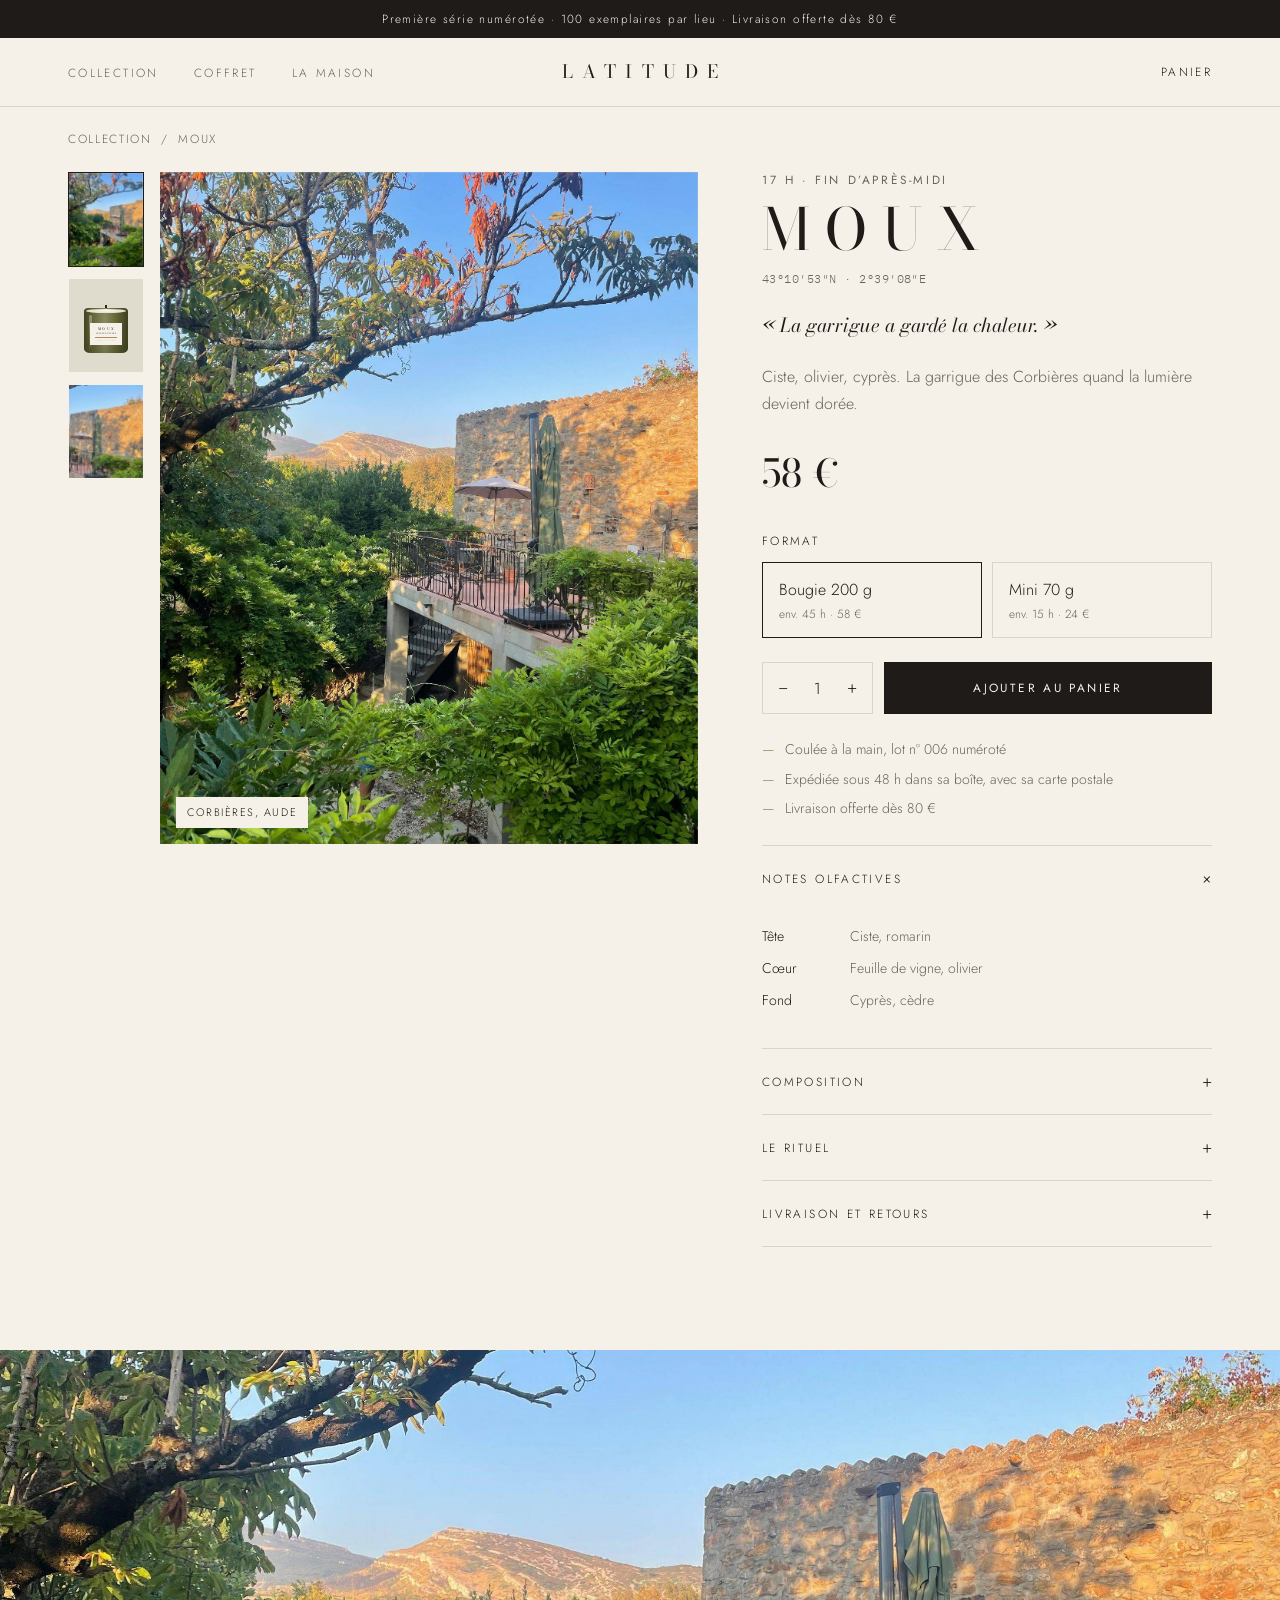
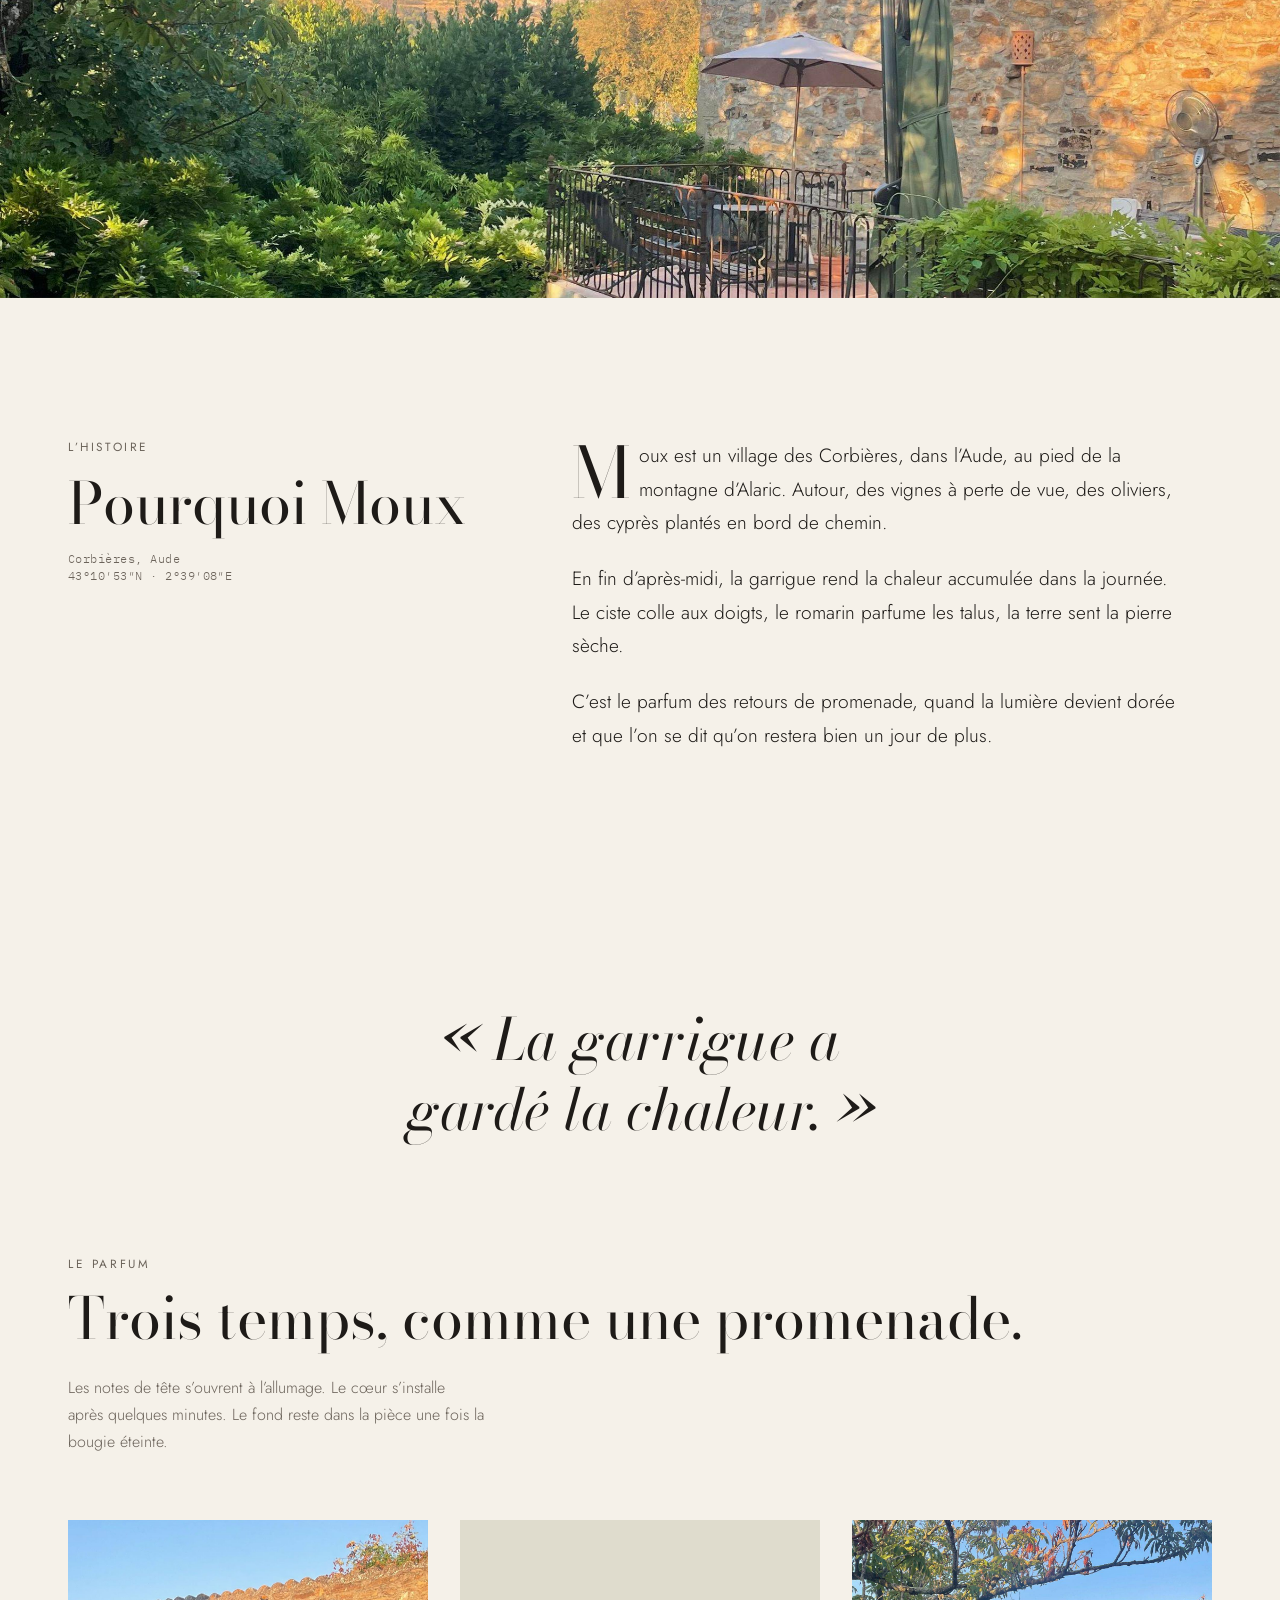
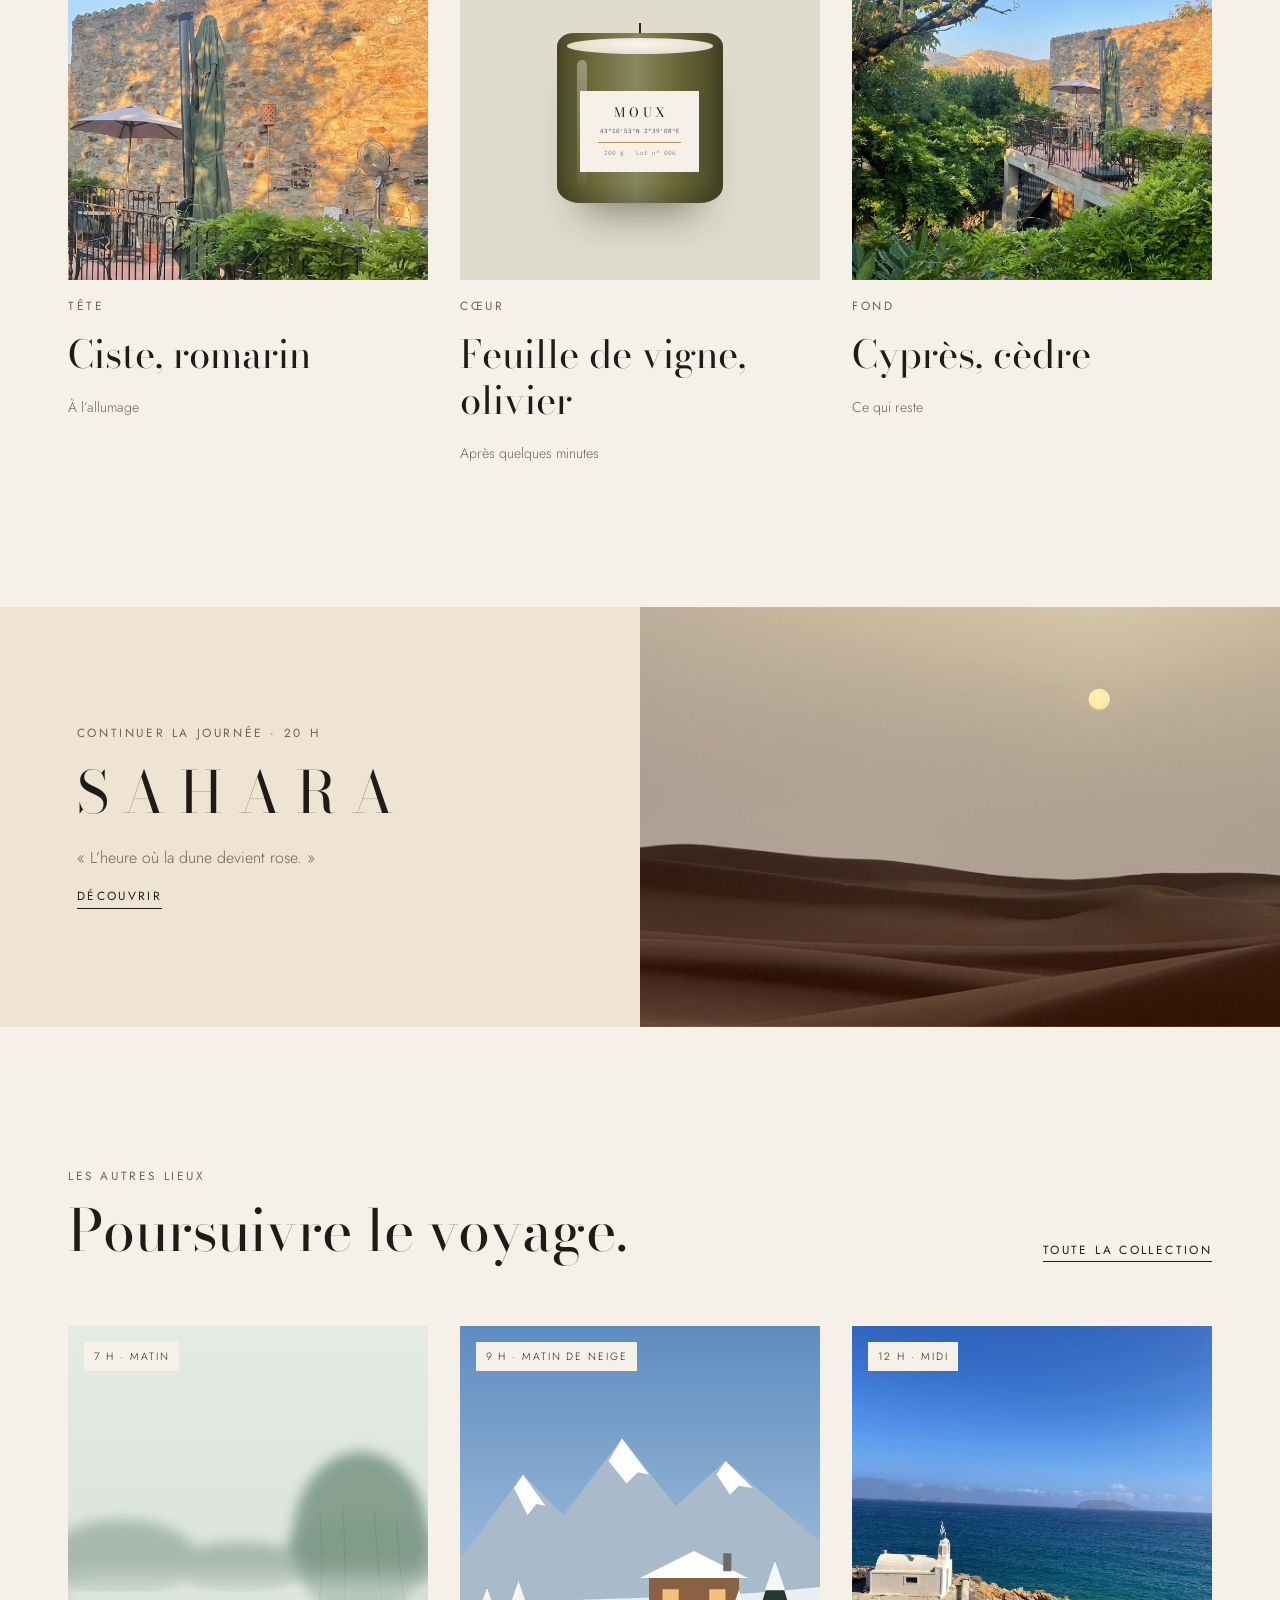
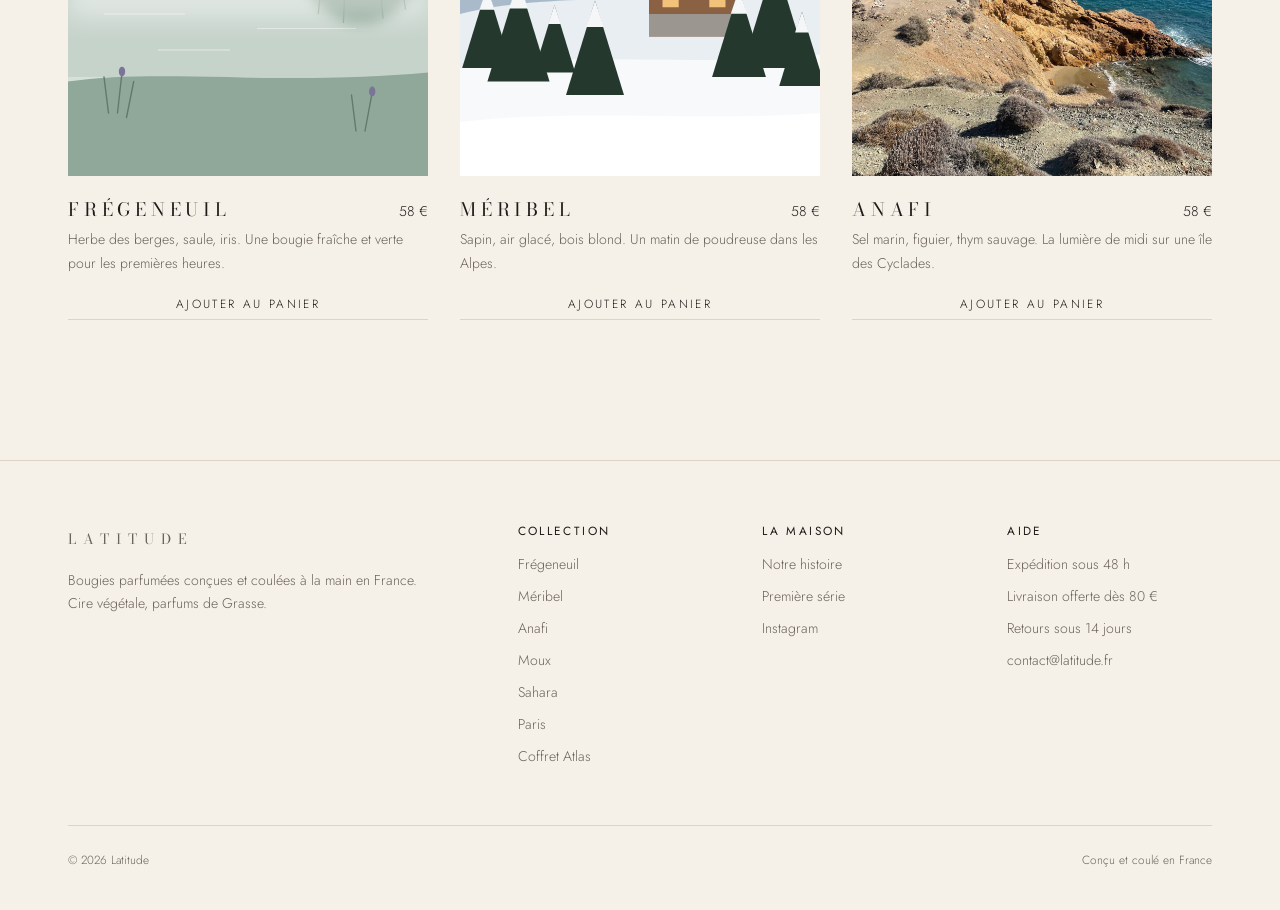
<file: bougies/moux.html>
<!DOCTYPE html>
<html lang="fr">
<head>
  <meta charset="UTF-8">
  <meta name="viewport" content="width=device-width, initial-scale=1.0, viewport-fit=cover">
  <title>Moux, bougie parfumée · Latitude</title>
  <meta name="claude:viewport-fit-sides" content="cover">
  <meta name="description" content="Ciste, olivier, cyprès. La garrigue des Corbières quand la lumière devient dorée. Bougie 200 g coulée à la main en France.">
  <meta property="og:title" content="Moux, bougie parfumée · Latitude">
  <meta property="og:description" content="Ciste, olivier, cyprès. La garrigue des Corbières quand la lumière devient dorée. Bougie 200 g coulée à la main en France.">
  <link rel="preconnect" href="https://fonts.googleapis.com">
  <link rel="preconnect" href="https://fonts.gstatic.com" crossorigin>
  <link rel="stylesheet" href="https://fonts.googleapis.com/css2?family=Bodoni+Moda:ital,opsz,wght@0,6..96,400;1,6..96,400&family=IBM+Plex+Mono:wght@300&family=Jost:wght@300;400&display=swap">
  <link rel="stylesheet" href="../assets/style.css">
</head>
<body>
  
  <p class="announce">Première série numérotée · 100 exemplaires par lieu · Livraison offerte dès 80 €</p>
  <header class="site-header">
    <nav class="nav wrap" aria-label="Navigation principale">
      <div>
        <button class="nav-toggle" type="button" aria-label="Menu" aria-expanded="false" aria-controls="menu"><span></span><span></span></button>
        <ul class="nav-links" id="menu">
          <li><a href="../#collection">Collection</a></li>
          <li><a href="../#coffret">Coffret</a></li>
          <li><a href="../#maison">La maison</a></li>
        </ul>
      </div>
      <a href="../" class="brand">LATITUDE</a>
      <div class="nav-end">
        <button type="button" class="cart-btn" data-open-cart aria-controls="cart">
          <span class="cart-label">Panier</span><span class="cart-count" hidden>0</span>
          <span class="visually-hidden">Ouvrir le panier</span>
        </button>
      </div>
    </nav>
  </header>
  <main style="--c:#6B6B3A">
    <nav class="crumbs wrap" aria-label="Fil d’Ariane"><a href="../#collection">Collection</a><span>/</span><span>Moux</span></nav>

    <section class="product wrap">
      <div class="gallery">
        <div class="thumbs" role="group" aria-label="Choisir une image">
          <button type="button" class="thumb" data-slide="lieu" aria-pressed="true" aria-label="Le lieu"><div class="visual" data-scene="moux" data-photo="../images/moux/lieu.jpg"></div></button>
          <button type="button" class="thumb" data-slide="bougie" aria-pressed="false" aria-label="La bougie"><div class="packshot" style="--c:#6B6B3A" data-jar="moux" data-flame="0" ></div></button>
          <button type="button" class="thumb" data-slide="detail" aria-pressed="false" aria-label="La matière"><div class="visual" data-scene="moux" data-variant="detail" data-photo="../images/moux/detail.jpg"></div></button>
        </div>
        <div class="gallery-main" id="gallery-main">
          <div class="gallery-slide on" data-slide="lieu"><div class="visual" data-scene="moux" data-photo="../images/moux/lieu.jpg" data-alt="Moux, le lieu"></div><span class="gallery-cap">Corbières, Aude</span></div>
          <div class="gallery-slide" data-slide="bougie"><div class="packshot" style="--c:#6B6B3A" data-jar="moux"  data-alt="Bougie Moux"></div><span class="gallery-cap">Bougie 200 g · Lot n° 006</span></div>
          <div class="gallery-slide" data-slide="detail"><div class="visual" data-scene="moux" data-variant="detail" data-photo="../images/moux/detail.jpg" data-alt="Schiste et feuille de vigne"></div><span class="gallery-cap">Schiste et feuille de vigne</span></div>
        </div>
      </div>

      <div class="buy" data-buy>
        <div class="stack" style="gap:.8rem">
          <p class="eyebrow">17 h · Fin d’après-midi</p>
          <h1>MOUX</h1>
          <p class="coords">43°10′53″N · 2°39′08″E</p>
        </div>
        <p class="phrase">« La garrigue a gardé la chaleur. »</p>
        <p class="accroche">Ciste, olivier, cyprès. La garrigue des Corbières quand la lumière devient dorée.</p>
        <p class="price" id="price">58 €</p>

        <fieldset class="formats">
          <legend>Format</legend>
          <label class="format"><input type="radio" name="format" value="200" checked><span>Bougie 200 g<small>env. 45 h · 58 €</small></span></label>
          <label class="format"><input type="radio" name="format" value="70"><span>Mini 70 g<small>env. 15 h · 24 €</small></span></label>
        </fieldset>

        <div class="buy-row">
          <div class="qty" aria-label="Quantité">
            <button type="button" data-step="-1" aria-label="Diminuer la quantité">−</button>
            <span data-qty-value aria-live="polite">1</span>
            <button type="button" data-step="1" aria-label="Augmenter la quantité">+</button>
          </div>
          <button type="button" class="btn btn-block" id="add-main" data-add="moux">Ajouter au panier</button>
        </div>

        <ul class="reassure">
          <li>Coulée à la main, lot n° 006 numéroté</li>
          <li>Expédiée sous 48 h dans sa boîte, avec sa carte postale</li>
          <li>Livraison offerte dès 80 €</li>
        </ul>

        <div class="details">
          <details open>
            <summary>Notes olfactives</summary>
            <div class="d-body"><dl class="notes"><dt>Tête</dt><dd>Ciste, romarin</dd><dt>Cœur</dt><dd>Feuille de vigne, olivier</dd><dt>Fond</dt><dd>Cyprès, cèdre</dd></dl></div>
          </details>
          <details>
            <summary>Composition</summary>
            <div class="d-body"><p>Cire végétale. Mèche en coton. Parfum composé à Grasse, conforme aux normes IFRA. Verre épais teinté, couvercle en chêne.</p><p>200 g, environ 45 heures de combustion.</p></div>
          </details>
          <details>
            <summary>Le rituel</summary>
            <div class="d-body"><p>Laissez fondre toute la surface à la première combustion, deux à trois heures. Recoupez la mèche à 5 mm avant chaque allumage. Éteignez avec le couvercle, jamais en soufflant. Une fois finie, lavez le pot à l’eau chaude et gardez-le.</p></div>
          </details>
          <details>
            <summary>Livraison et retours</summary>
            <div class="d-body"><p>Expédition sous 48 h depuis notre atelier. Livraison offerte dès 80 € en France métropolitaine, 6,90 € en dessous. Retours acceptés sous 14 jours pour une bougie non allumée.</p></div>
          </details>
        </div>
      </div>
    </section>

    <section aria-labelledby="histoire">
      <div class="visual tale-hero" data-scene="moux" data-photo="../images/moux/histoire.jpg" data-alt="Moux"></div>
      <div class="section wrap tale">
        <div class="tale-aside">
          <p class="eyebrow">L’histoire</p>
          <h2 id="histoire">Pourquoi Moux</h2>
          <p class="coords">Corbières, Aude<br>43°10′53″N · 2°39′08″E</p>
        </div>
        <div class="tale-body"><p>Moux est un village des Corbières, dans l’Aude, au pied de la montagne d’Alaric. Autour, des vignes à perte de vue, des oliviers, des cyprès plantés en bord de chemin.</p><p>En fin d’après-midi, la garrigue rend la chaleur accumulée dans la journée. Le ciste colle aux doigts, le romarin parfume les talus, la terre sent la pierre sèche.</p><p>C’est le parfum des retours de promenade, quand la lumière devient dorée et que l’on se dit qu’on restera bien un jour de plus.</p></div>
      </div>
      <blockquote class="tale-quote wrap">« La garrigue a gardé la chaleur. »</blockquote>
    </section>

    <section class="section wrap" style="padding-top:0" aria-labelledby="parfum">
      <div class="section-head"><div class="stack"><p class="eyebrow">Le parfum</p><h2 id="parfum">Trois temps, comme une promenade.</h2></div><p class="intro">Les notes de tête s’ouvrent à l’allumage. Le cœur s’installe après quelques minutes. Le fond reste dans la pièce une fois la bougie éteinte.</p></div>
      <div class="pyramid">
        <div class="tier"><div class="visual" data-scene="moux" data-variant="detail" data-photo="../images/moux/detail.jpg"></div><h3>Tête</h3><p>Ciste, romarin</p><small>À l’allumage</small></div>
        <div class="tier"><div class="packshot" style="--c:#6B6B3A;aspect-ratio:1"><div data-jar="moux" data-flame="0" style="width:46%"></div></div><h3>Cœur</h3><p>Feuille de vigne, olivier</p><small>Après quelques minutes</small></div>
        <div class="tier"><div class="visual" data-scene="moux" data-photo="../images/moux/lieu.jpg"></div><h3>Fond</h3><p>Cyprès, cèdre</p><small>Ce qui reste</small></div>
      </div>
    </section>

    <a class="next" href="sahara.html" style="--c:#C98B4E" aria-label="Lieu suivant : Sahara">
      <div class="next-copy">
        <p class="eyebrow">Continuer la journée · 20 h</p>
        <h2>SAHARA</h2>
        <p>« L’heure où la dune devient rose. »</p>
        <span class="link" style="align-self:flex-start">Découvrir</span>
      </div>
      <div class="visual" data-scene="sahara" data-photo="../images/sahara/lieu.jpg"></div>
    </a>

    <section class="section wrap">
      <div class="section-head"><div class="stack"><p class="eyebrow">Les autres lieux</p><h2>Poursuivre le voyage.</h2></div><a class="link" href="../#collection">Toute la collection</a></div>
      <div class="grid">
        <article class="card">
          <a class="card-media" href="fregeneuil.html" aria-label="Frégeneuil">
            <span class="card-moment">7 h · Matin</span>
            <div class="visual" data-scene="fregeneuil" ></div>
            <div class="packshot" style="--c:#8FA89A" data-jar="fregeneuil" ></div>
          </a>
          <div class="card-info"><a href="fregeneuil.html" class="card-name">FRÉGENEUIL</a><span class="card-price">58 €</span><p class="card-sub">Herbe des berges, saule, iris. Une bougie fraîche et verte pour les premières heures.</p></div>
          <button type="button" class="card-add" data-add="fregeneuil" data-format="200">Ajouter au panier</button>
        </article>
        <article class="card">
          <a class="card-media" href="meribel.html" aria-label="Méribel">
            <span class="card-moment">9 h · Matin de neige</span>
            <div class="visual" data-scene="meribel" ></div>
            <div class="packshot" style="--c:#6F8CA3" data-jar="meribel" ></div>
          </a>
          <div class="card-info"><a href="meribel.html" class="card-name">MÉRIBEL</a><span class="card-price">58 €</span><p class="card-sub">Sapin, air glacé, bois blond. Un matin de poudreuse dans les Alpes.</p></div>
          <button type="button" class="card-add" data-add="meribel" data-format="200">Ajouter au panier</button>
        </article>
        <article class="card">
          <a class="card-media" href="anafi.html" aria-label="Anafi">
            <span class="card-moment">12 h · Midi</span>
            <div class="visual" data-scene="anafi" data-photo="../images/anafi/lieu.jpg"></div>
            <div class="packshot" style="--c:#2F5D8A" data-jar="anafi" ></div>
          </a>
          <div class="card-info"><a href="anafi.html" class="card-name">ANAFI</a><span class="card-price">58 €</span><p class="card-sub">Sel marin, figuier, thym sauvage. La lumière de midi sur une île des Cyclades.</p></div>
          <button type="button" class="card-add" data-add="anafi" data-format="200">Ajouter au panier</button>
        </article>
      </div>
    </section>
  </main>

  <div class="sticky-buy" id="sticky-buy">
    <div><p class="s-name">MOUX</p><p class="coords" data-sticky-price>58 €</p></div>
    <button type="button" class="btn" data-add="moux" data-format="200">Ajouter</button>
  </div>
  
  <footer class="site-footer">
    <div class="wrap">
      <div class="footer-grid">
        <div class="footer-brand">
          <a href="../" class="brand">LATITUDE</a>
          <p>Bougies parfumées conçues et coulées à la main en France. Cire végétale, parfums de Grasse.</p>
        </div>
        <div><h4>Collection</h4><ul><li><a href="../bougies/fregeneuil.html">Frégeneuil</a></li><li><a href="../bougies/meribel.html">Méribel</a></li><li><a href="../bougies/anafi.html">Anafi</a></li><li><a href="../bougies/moux.html">Moux</a></li><li><a href="../bougies/sahara.html">Sahara</a></li><li><a href="../bougies/paris.html">Paris</a></li><li><a href="../#coffret">Coffret Atlas</a></li></ul></div>
        <div><h4>La maison</h4><ul><li><a href="../#maison">Notre histoire</a></li><li><a href="../#lettre">Première série</a></li><li><a href="https://instagram.com/" target="_blank" rel="noopener">Instagram</a></li></ul></div>
        <div><h4>Aide</h4><ul><li>Expédition sous 48 h</li><li>Livraison offerte dès 80 €</li><li>Retours sous 14 jours</li><li>contact@latitude.fr</li></ul></div>
      </div>
      <div class="footer-legal"><span>© <span data-year>2026</span> Latitude</span><span>Conçu et coulé en France</span></div>
    </div>
  </footer>
  
  <div class="cart-overlay" id="cart-overlay"></div>
  <aside class="cart" id="cart" aria-hidden="true" aria-labelledby="cart-title" role="dialog" aria-modal="true">
    <div class="cart-head">
      <h2 id="cart-title">Votre panier</h2>
      <button type="button" class="cart-close">Fermer</button>
    </div>
    <p class="cart-added" id="cart-added" role="status" hidden></p>
    <div class="cart-empty" id="cart-empty">
      <p>Votre panier est vide. Choisissez un lieu.</p>
      <a href="../#collection" class="link cart-close-link">Voir la collection</a>
    </div>
    <div class="ship"><p id="ship-text"></p><div class="ship-bar" id="ship-bar"></div></div>
    <div class="cart-body"><ul class="cart-items" id="cart-items"></ul></div>
    <div class="cart-foot" id="cart-foot" hidden>
      <div class="totals">
        <span>Sous-total</span><span id="cart-subtotal"></span>
        <span>Livraison</span><span id="cart-shipping"></span>
        <span class="total">Total</span><span class="total" id="cart-total"></span>
      </div>
      <button type="button" class="btn btn-block" id="checkout">Commander</button>
      <div class="precommande" id="precommande" hidden>
        <p>La boutique ouvre avec la première série. Laissez votre email : nous vous écrirons avant l’ouverture et votre panier vous sera réservé.</p>
        <form class="inline-form" data-form="precommande" data-success="C’est noté. Votre panier vous attend." novalidate>
          <label class="visually-hidden" for="pre-email">Email</label>
          <div class="row"><input id="pre-email" name="email" type="email" placeholder="Votre email" autocomplete="email"><button type="submit">Réserver</button></div>
          <p class="form-status" role="status"></p>
        </form>
      </div>
      <p class="cart-note">Paiement sécurisé · Expédition sous 48 h · Retours sous 14 jours</p>
    </div>
  </aside>
  
  <script src="../assets/catalogue.js"></script>
  <script src="../assets/scenes.js"></script>
  <script src="../assets/app.js"></script>
</body>
</html>
</file>
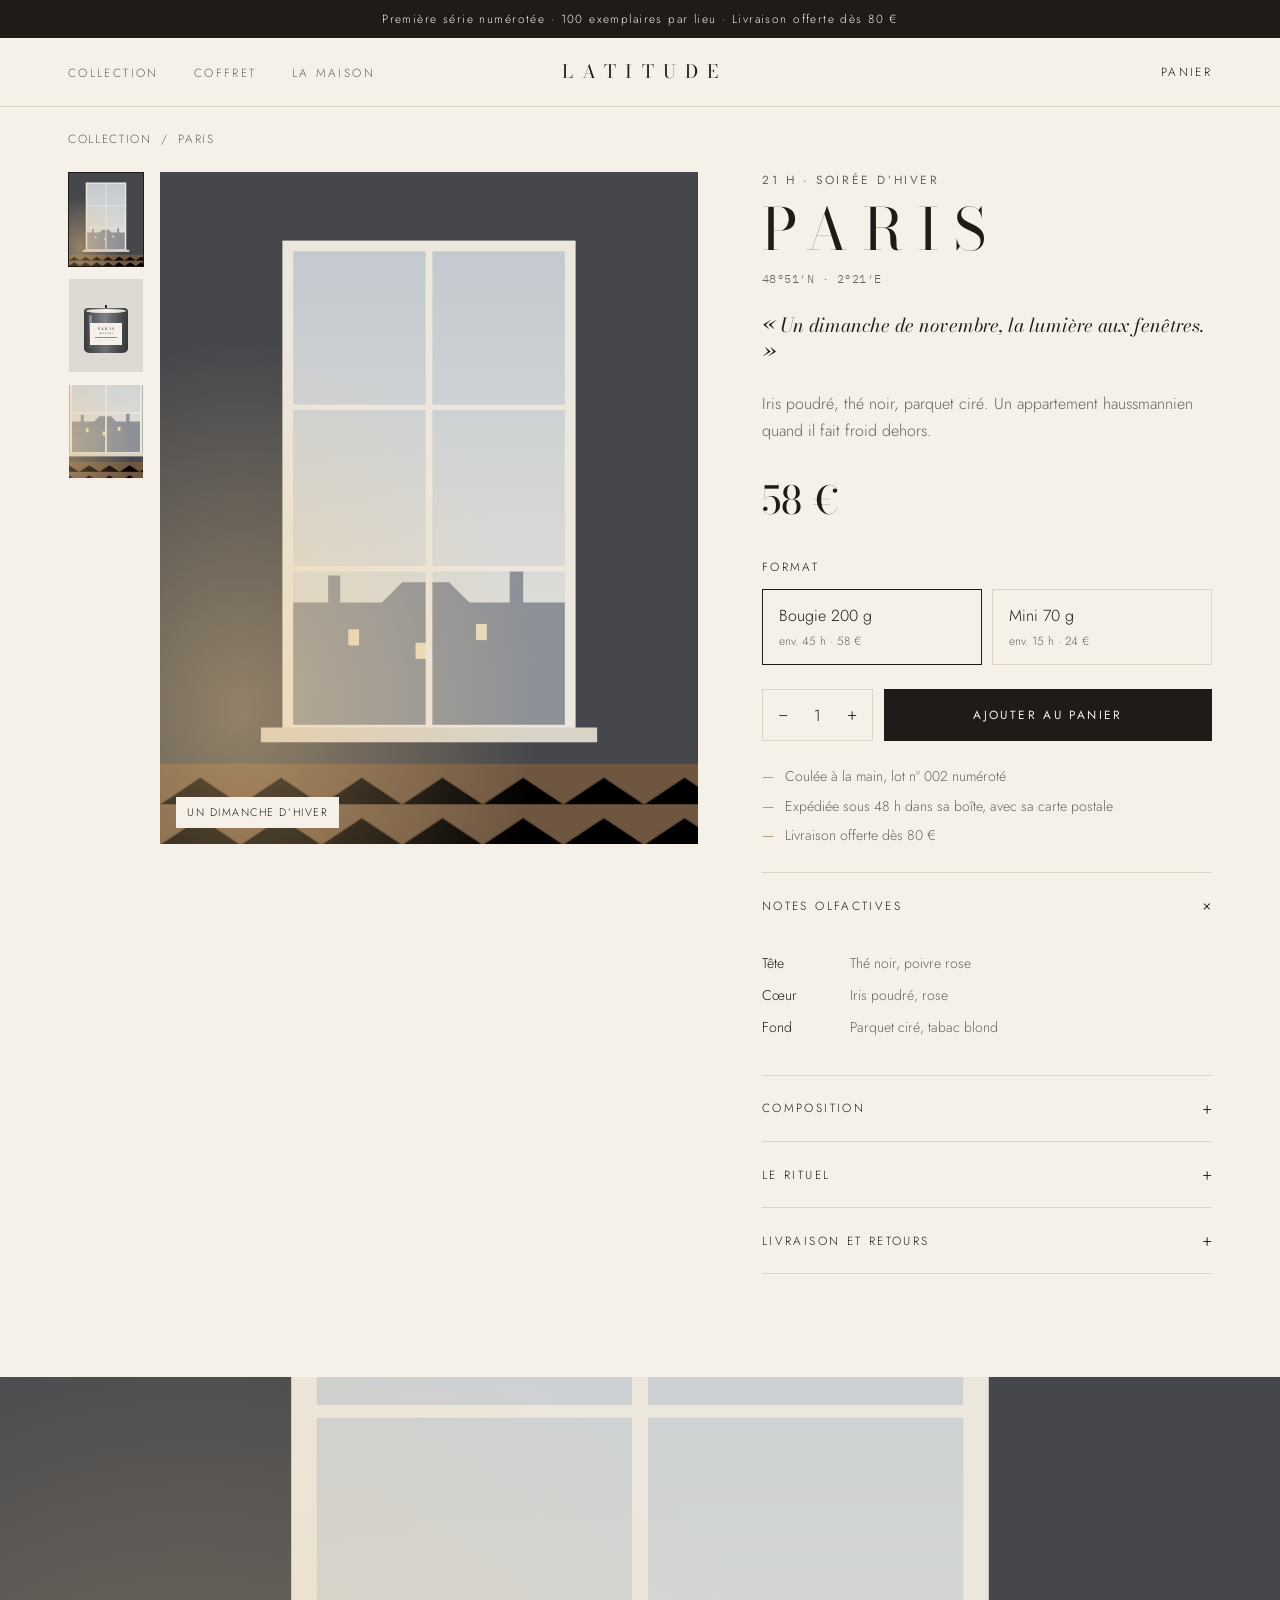
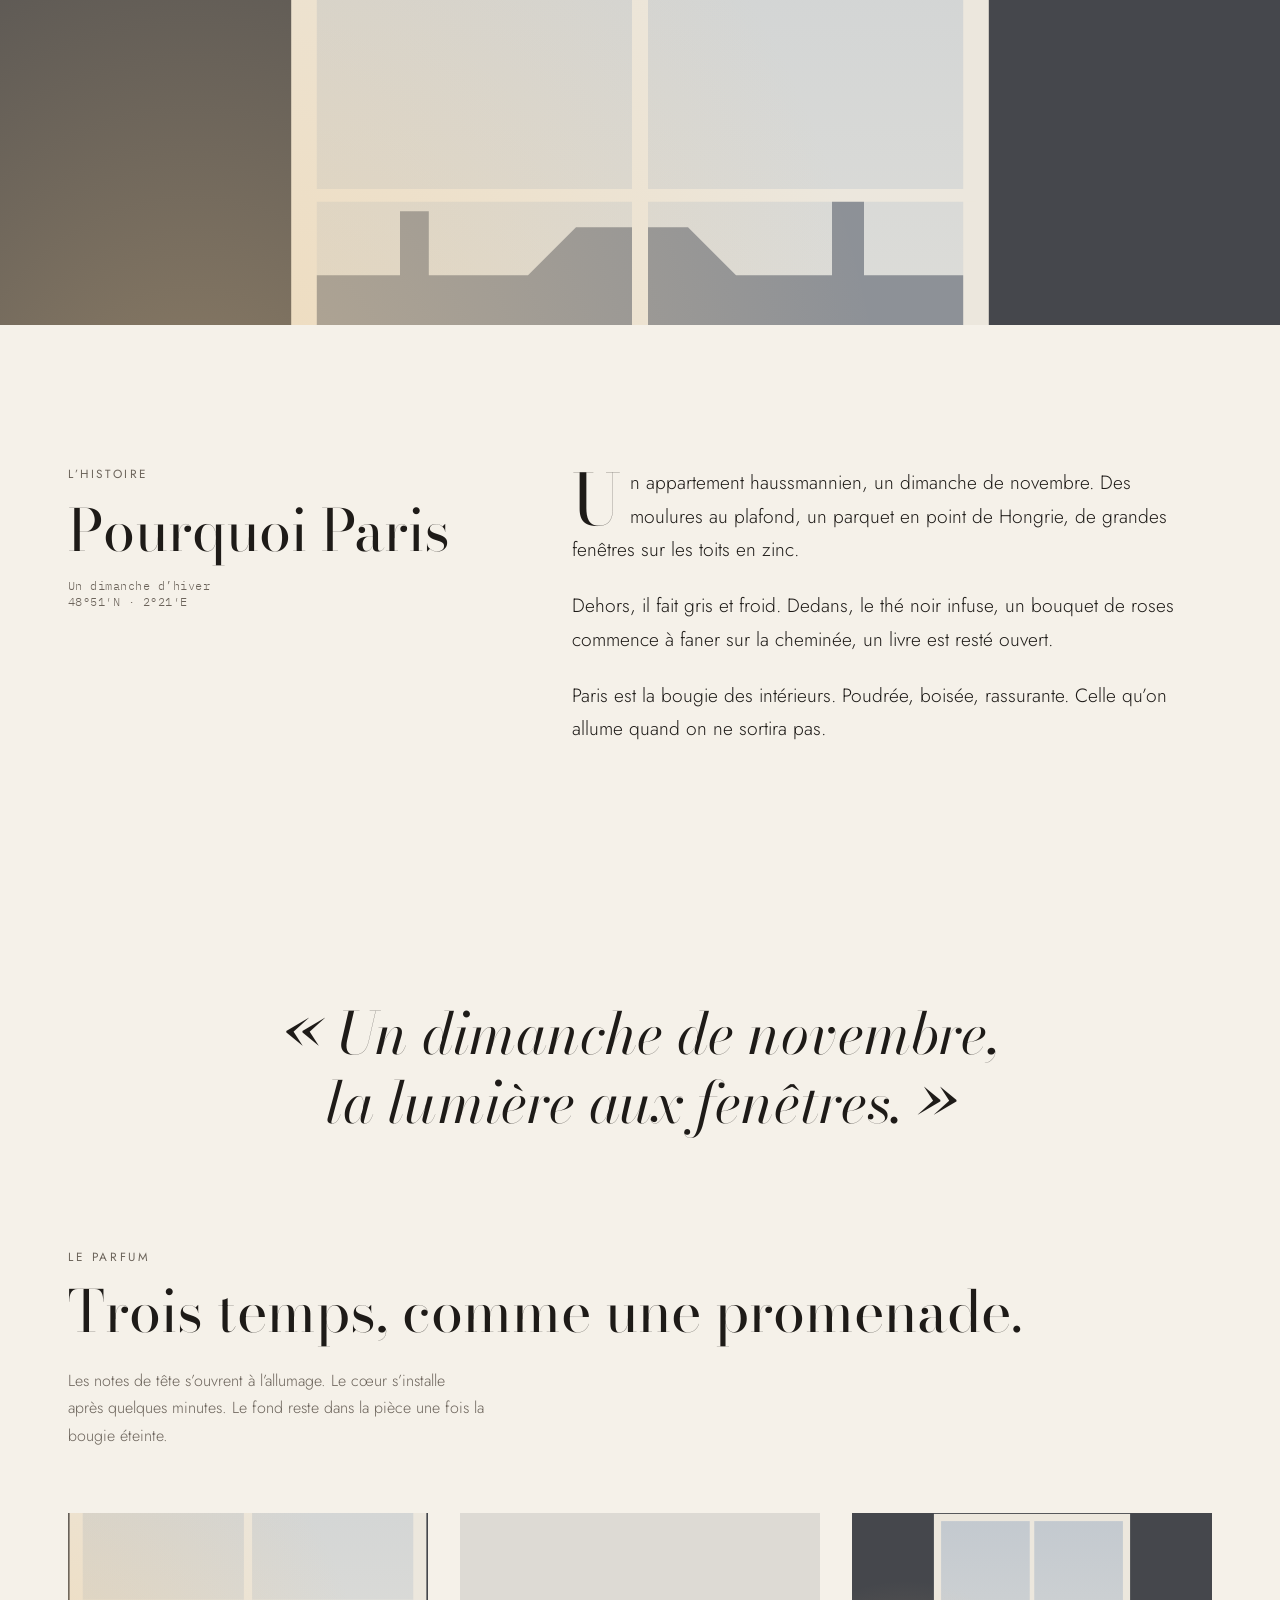
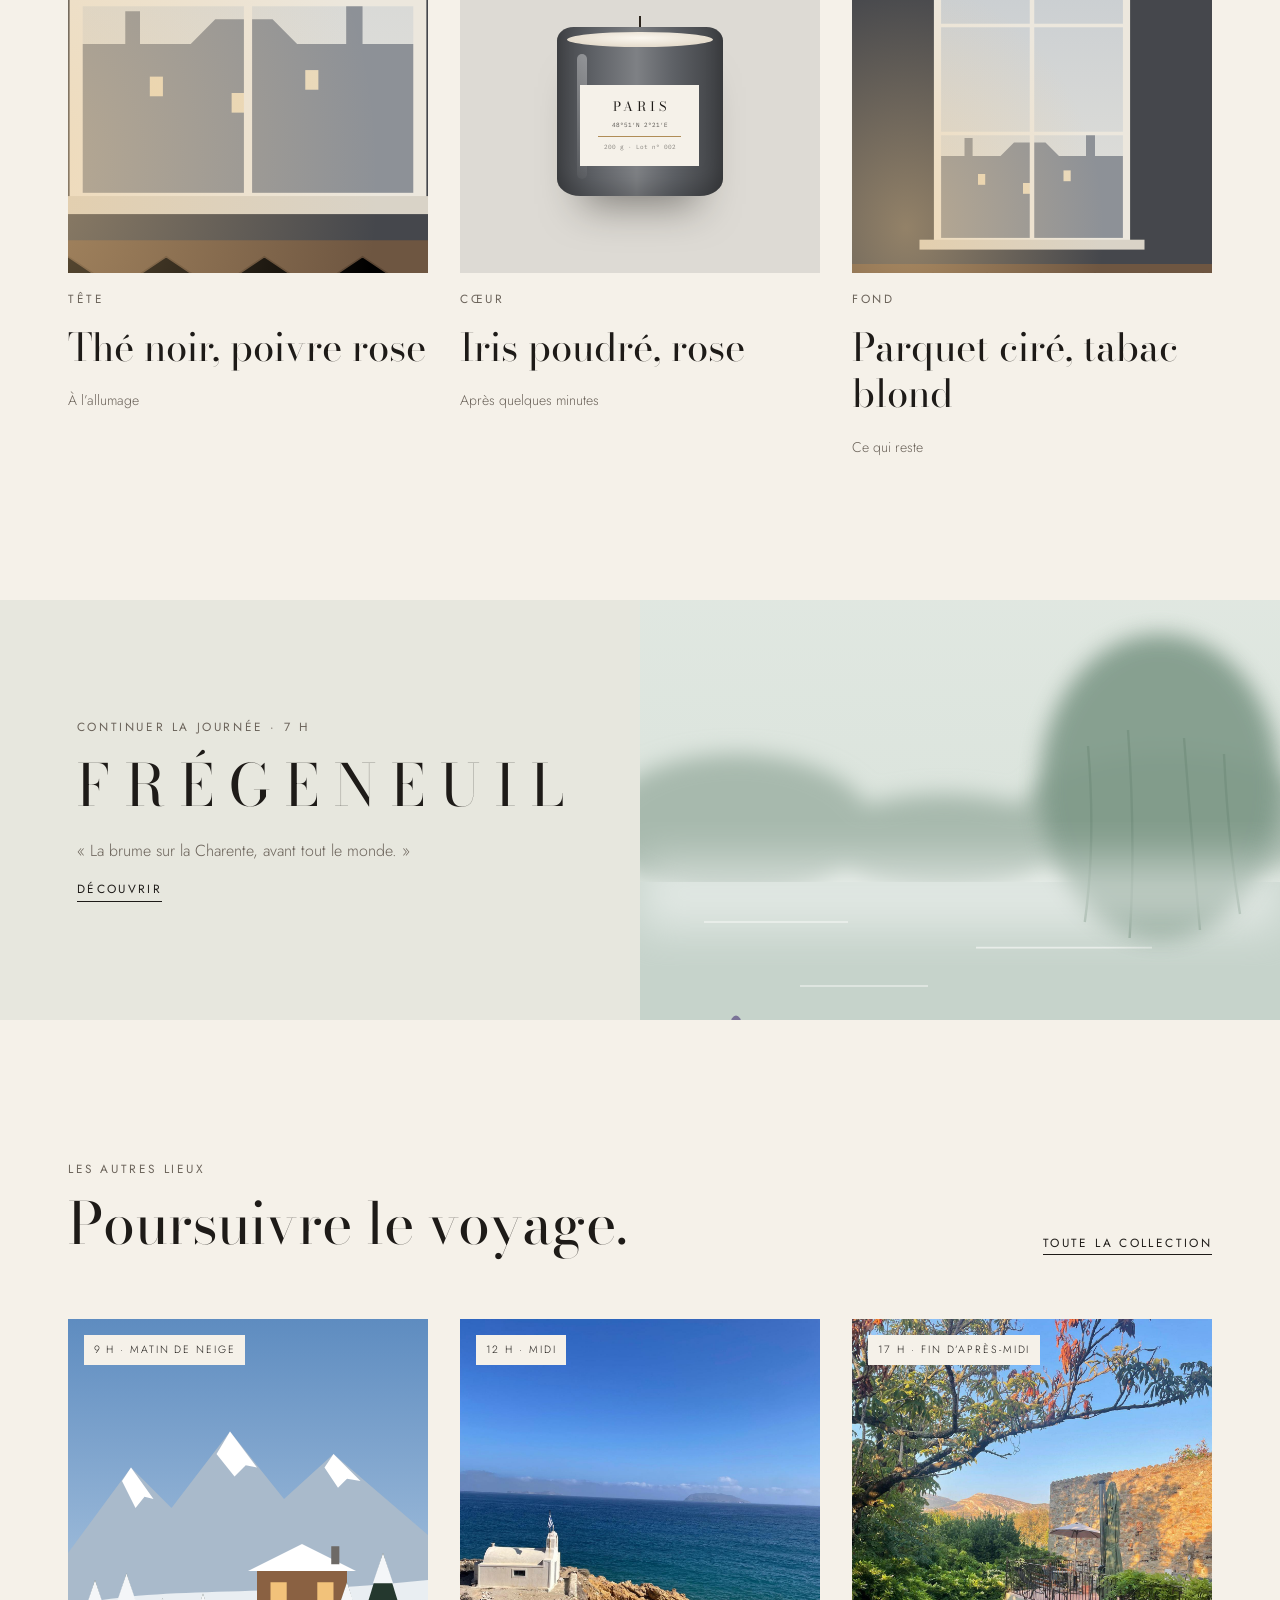
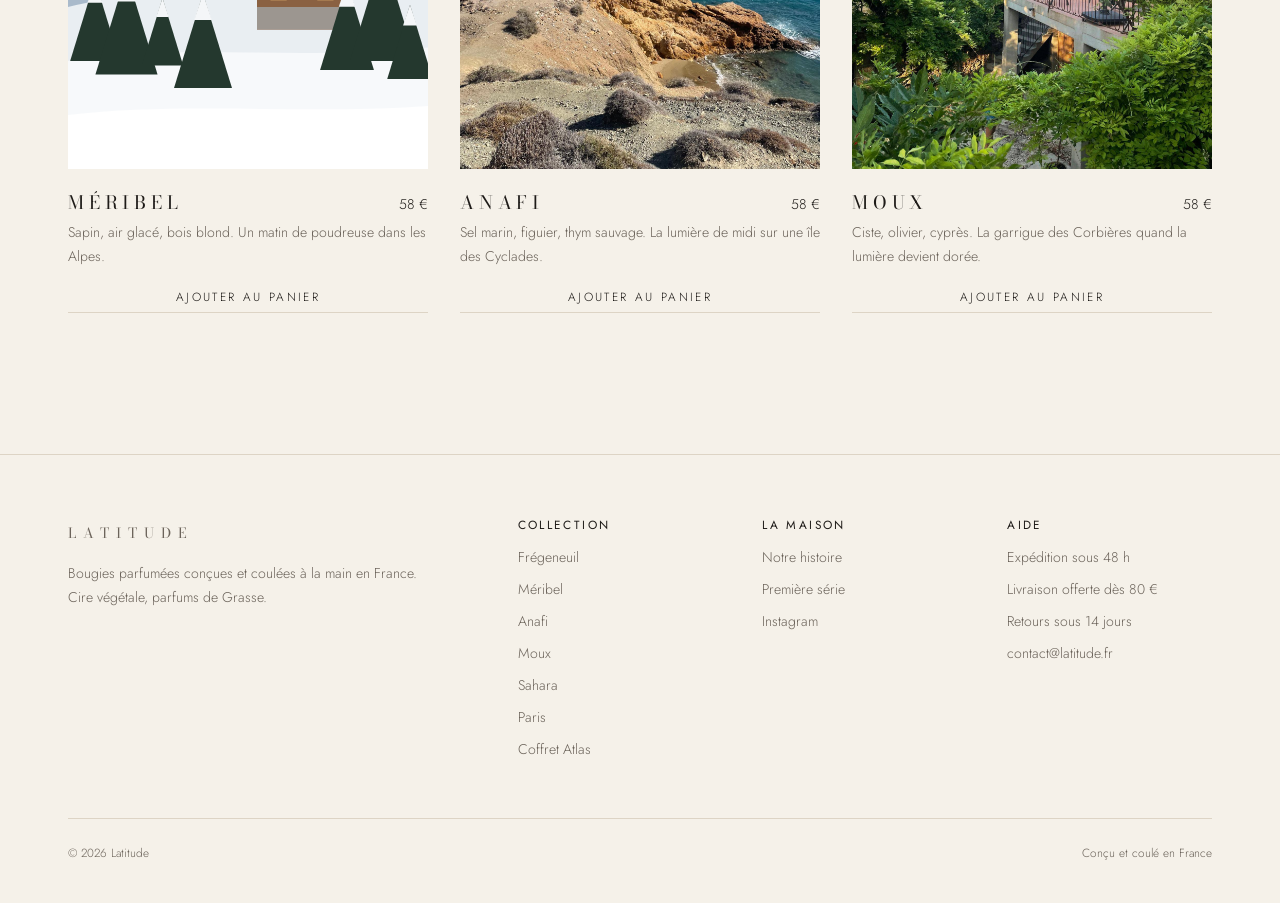
<file: bougies/paris.html>
<!DOCTYPE html>
<html lang="fr">
<head>
  <meta charset="UTF-8">
  <meta name="viewport" content="width=device-width, initial-scale=1.0, viewport-fit=cover">
  <title>Paris, bougie parfumée · Latitude</title>
  <meta name="claude:viewport-fit-sides" content="cover">
  <meta name="description" content="Iris poudré, thé noir, parquet ciré. Un appartement haussmannien quand il fait froid dehors. Bougie 200 g coulée à la main en France.">
  <meta property="og:title" content="Paris, bougie parfumée · Latitude">
  <meta property="og:description" content="Iris poudré, thé noir, parquet ciré. Un appartement haussmannien quand il fait froid dehors. Bougie 200 g coulée à la main en France.">
  <link rel="preconnect" href="https://fonts.googleapis.com">
  <link rel="preconnect" href="https://fonts.gstatic.com" crossorigin>
  <link rel="stylesheet" href="https://fonts.googleapis.com/css2?family=Bodoni+Moda:ital,opsz,wght@0,6..96,400;1,6..96,400&family=IBM+Plex+Mono:wght@300&family=Jost:wght@300;400&display=swap">
  <link rel="stylesheet" href="../assets/style.css">
</head>
<body>
  
  <p class="announce">Première série numérotée · 100 exemplaires par lieu · Livraison offerte dès 80 €</p>
  <header class="site-header">
    <nav class="nav wrap" aria-label="Navigation principale">
      <div>
        <button class="nav-toggle" type="button" aria-label="Menu" aria-expanded="false" aria-controls="menu"><span></span><span></span></button>
        <ul class="nav-links" id="menu">
          <li><a href="../#collection">Collection</a></li>
          <li><a href="../#coffret">Coffret</a></li>
          <li><a href="../#maison">La maison</a></li>
        </ul>
      </div>
      <a href="../" class="brand">LATITUDE</a>
      <div class="nav-end">
        <button type="button" class="cart-btn" data-open-cart aria-controls="cart">
          <span class="cart-label">Panier</span><span class="cart-count" hidden>0</span>
          <span class="visually-hidden">Ouvrir le panier</span>
        </button>
      </div>
    </nav>
  </header>
  <main style="--c:#5E6166">
    <nav class="crumbs wrap" aria-label="Fil d’Ariane"><a href="../#collection">Collection</a><span>/</span><span>Paris</span></nav>

    <section class="product wrap">
      <div class="gallery">
        <div class="thumbs" role="group" aria-label="Choisir une image">
          <button type="button" class="thumb" data-slide="lieu" aria-pressed="true" aria-label="Le lieu"><div class="visual" data-scene="paris" ></div></button>
          <button type="button" class="thumb" data-slide="bougie" aria-pressed="false" aria-label="La bougie"><div class="packshot" style="--c:#5E6166" data-jar="paris" data-flame="0" ></div></button>
          <button type="button" class="thumb" data-slide="detail" aria-pressed="false" aria-label="La matière"><div class="visual" data-scene="paris" data-variant="detail" ></div></button>
        </div>
        <div class="gallery-main" id="gallery-main">
          <div class="gallery-slide on" data-slide="lieu"><div class="visual" data-scene="paris"  data-alt="Paris, le lieu"></div><span class="gallery-cap">Un dimanche d’hiver</span></div>
          <div class="gallery-slide" data-slide="bougie"><div class="packshot" style="--c:#5E6166" data-jar="paris"  data-alt="Bougie Paris"></div><span class="gallery-cap">Bougie 200 g · Lot n° 002</span></div>
          <div class="gallery-slide" data-slide="detail"><div class="visual" data-scene="paris" data-variant="detail"  data-alt="Parquet en point de Hongrie"></div><span class="gallery-cap">Parquet en point de Hongrie</span></div>
        </div>
      </div>

      <div class="buy" data-buy>
        <div class="stack" style="gap:.8rem">
          <p class="eyebrow">21 h · Soirée d’hiver</p>
          <h1>PARIS</h1>
          <p class="coords">48°51′N · 2°21′E</p>
        </div>
        <p class="phrase">« Un dimanche de novembre, la lumière aux fenêtres. »</p>
        <p class="accroche">Iris poudré, thé noir, parquet ciré. Un appartement haussmannien quand il fait froid dehors.</p>
        <p class="price" id="price">58 €</p>

        <fieldset class="formats">
          <legend>Format</legend>
          <label class="format"><input type="radio" name="format" value="200" checked><span>Bougie 200 g<small>env. 45 h · 58 €</small></span></label>
          <label class="format"><input type="radio" name="format" value="70"><span>Mini 70 g<small>env. 15 h · 24 €</small></span></label>
        </fieldset>

        <div class="buy-row">
          <div class="qty" aria-label="Quantité">
            <button type="button" data-step="-1" aria-label="Diminuer la quantité">−</button>
            <span data-qty-value aria-live="polite">1</span>
            <button type="button" data-step="1" aria-label="Augmenter la quantité">+</button>
          </div>
          <button type="button" class="btn btn-block" id="add-main" data-add="paris">Ajouter au panier</button>
        </div>

        <ul class="reassure">
          <li>Coulée à la main, lot n° 002 numéroté</li>
          <li>Expédiée sous 48 h dans sa boîte, avec sa carte postale</li>
          <li>Livraison offerte dès 80 €</li>
        </ul>

        <div class="details">
          <details open>
            <summary>Notes olfactives</summary>
            <div class="d-body"><dl class="notes"><dt>Tête</dt><dd>Thé noir, poivre rose</dd><dt>Cœur</dt><dd>Iris poudré, rose</dd><dt>Fond</dt><dd>Parquet ciré, tabac blond</dd></dl></div>
          </details>
          <details>
            <summary>Composition</summary>
            <div class="d-body"><p>Cire végétale. Mèche en coton. Parfum composé à Grasse, conforme aux normes IFRA. Verre épais teinté, couvercle en chêne.</p><p>200 g, environ 45 heures de combustion.</p></div>
          </details>
          <details>
            <summary>Le rituel</summary>
            <div class="d-body"><p>Laissez fondre toute la surface à la première combustion, deux à trois heures. Recoupez la mèche à 5 mm avant chaque allumage. Éteignez avec le couvercle, jamais en soufflant. Une fois finie, lavez le pot à l’eau chaude et gardez-le.</p></div>
          </details>
          <details>
            <summary>Livraison et retours</summary>
            <div class="d-body"><p>Expédition sous 48 h depuis notre atelier. Livraison offerte dès 80 € en France métropolitaine, 6,90 € en dessous. Retours acceptés sous 14 jours pour une bougie non allumée.</p></div>
          </details>
        </div>
      </div>
    </section>

    <section aria-labelledby="histoire">
      <div class="visual tale-hero" data-scene="paris"  data-alt="Paris"></div>
      <div class="section wrap tale">
        <div class="tale-aside">
          <p class="eyebrow">L’histoire</p>
          <h2 id="histoire">Pourquoi Paris</h2>
          <p class="coords">Un dimanche d’hiver<br>48°51′N · 2°21′E</p>
        </div>
        <div class="tale-body"><p>Un appartement haussmannien, un dimanche de novembre. Des moulures au plafond, un parquet en point de Hongrie, de grandes fenêtres sur les toits en zinc.</p><p>Dehors, il fait gris et froid. Dedans, le thé noir infuse, un bouquet de roses commence à faner sur la cheminée, un livre est resté ouvert.</p><p>Paris est la bougie des intérieurs. Poudrée, boisée, rassurante. Celle qu’on allume quand on ne sortira pas.</p></div>
      </div>
      <blockquote class="tale-quote wrap">« Un dimanche de novembre, la lumière aux fenêtres. »</blockquote>
    </section>

    <section class="section wrap" style="padding-top:0" aria-labelledby="parfum">
      <div class="section-head"><div class="stack"><p class="eyebrow">Le parfum</p><h2 id="parfum">Trois temps, comme une promenade.</h2></div><p class="intro">Les notes de tête s’ouvrent à l’allumage. Le cœur s’installe après quelques minutes. Le fond reste dans la pièce une fois la bougie éteinte.</p></div>
      <div class="pyramid">
        <div class="tier"><div class="visual" data-scene="paris" data-variant="detail" ></div><h3>Tête</h3><p>Thé noir, poivre rose</p><small>À l’allumage</small></div>
        <div class="tier"><div class="packshot" style="--c:#5E6166;aspect-ratio:1"><div data-jar="paris" data-flame="0" style="width:46%"></div></div><h3>Cœur</h3><p>Iris poudré, rose</p><small>Après quelques minutes</small></div>
        <div class="tier"><div class="visual" data-scene="paris" ></div><h3>Fond</h3><p>Parquet ciré, tabac blond</p><small>Ce qui reste</small></div>
      </div>
    </section>

    <a class="next" href="fregeneuil.html" style="--c:#8FA89A" aria-label="Lieu suivant : Frégeneuil">
      <div class="next-copy">
        <p class="eyebrow">Continuer la journée · 7 h</p>
        <h2>FRÉGENEUIL</h2>
        <p>« La brume sur la Charente, avant tout le monde. »</p>
        <span class="link" style="align-self:flex-start">Découvrir</span>
      </div>
      <div class="visual" data-scene="fregeneuil" ></div>
    </a>

    <section class="section wrap">
      <div class="section-head"><div class="stack"><p class="eyebrow">Les autres lieux</p><h2>Poursuivre le voyage.</h2></div><a class="link" href="../#collection">Toute la collection</a></div>
      <div class="grid">
        <article class="card">
          <a class="card-media" href="meribel.html" aria-label="Méribel">
            <span class="card-moment">9 h · Matin de neige</span>
            <div class="visual" data-scene="meribel" ></div>
            <div class="packshot" style="--c:#6F8CA3" data-jar="meribel" ></div>
          </a>
          <div class="card-info"><a href="meribel.html" class="card-name">MÉRIBEL</a><span class="card-price">58 €</span><p class="card-sub">Sapin, air glacé, bois blond. Un matin de poudreuse dans les Alpes.</p></div>
          <button type="button" class="card-add" data-add="meribel" data-format="200">Ajouter au panier</button>
        </article>
        <article class="card">
          <a class="card-media" href="anafi.html" aria-label="Anafi">
            <span class="card-moment">12 h · Midi</span>
            <div class="visual" data-scene="anafi" data-photo="../images/anafi/lieu.jpg"></div>
            <div class="packshot" style="--c:#2F5D8A" data-jar="anafi" ></div>
          </a>
          <div class="card-info"><a href="anafi.html" class="card-name">ANAFI</a><span class="card-price">58 €</span><p class="card-sub">Sel marin, figuier, thym sauvage. La lumière de midi sur une île des Cyclades.</p></div>
          <button type="button" class="card-add" data-add="anafi" data-format="200">Ajouter au panier</button>
        </article>
        <article class="card">
          <a class="card-media" href="moux.html" aria-label="Moux">
            <span class="card-moment">17 h · Fin d’après-midi</span>
            <div class="visual" data-scene="moux" data-photo="../images/moux/lieu.jpg"></div>
            <div class="packshot" style="--c:#6B6B3A" data-jar="moux" ></div>
          </a>
          <div class="card-info"><a href="moux.html" class="card-name">MOUX</a><span class="card-price">58 €</span><p class="card-sub">Ciste, olivier, cyprès. La garrigue des Corbières quand la lumière devient dorée.</p></div>
          <button type="button" class="card-add" data-add="moux" data-format="200">Ajouter au panier</button>
        </article>
      </div>
    </section>
  </main>

  <div class="sticky-buy" id="sticky-buy">
    <div><p class="s-name">PARIS</p><p class="coords" data-sticky-price>58 €</p></div>
    <button type="button" class="btn" data-add="paris" data-format="200">Ajouter</button>
  </div>
  
  <footer class="site-footer">
    <div class="wrap">
      <div class="footer-grid">
        <div class="footer-brand">
          <a href="../" class="brand">LATITUDE</a>
          <p>Bougies parfumées conçues et coulées à la main en France. Cire végétale, parfums de Grasse.</p>
        </div>
        <div><h4>Collection</h4><ul><li><a href="../bougies/fregeneuil.html">Frégeneuil</a></li><li><a href="../bougies/meribel.html">Méribel</a></li><li><a href="../bougies/anafi.html">Anafi</a></li><li><a href="../bougies/moux.html">Moux</a></li><li><a href="../bougies/sahara.html">Sahara</a></li><li><a href="../bougies/paris.html">Paris</a></li><li><a href="../#coffret">Coffret Atlas</a></li></ul></div>
        <div><h4>La maison</h4><ul><li><a href="../#maison">Notre histoire</a></li><li><a href="../#lettre">Première série</a></li><li><a href="https://instagram.com/" target="_blank" rel="noopener">Instagram</a></li></ul></div>
        <div><h4>Aide</h4><ul><li>Expédition sous 48 h</li><li>Livraison offerte dès 80 €</li><li>Retours sous 14 jours</li><li>contact@latitude.fr</li></ul></div>
      </div>
      <div class="footer-legal"><span>© <span data-year>2026</span> Latitude</span><span>Conçu et coulé en France</span></div>
    </div>
  </footer>
  
  <div class="cart-overlay" id="cart-overlay"></div>
  <aside class="cart" id="cart" aria-hidden="true" aria-labelledby="cart-title" role="dialog" aria-modal="true">
    <div class="cart-head">
      <h2 id="cart-title">Votre panier</h2>
      <button type="button" class="cart-close">Fermer</button>
    </div>
    <p class="cart-added" id="cart-added" role="status" hidden></p>
    <div class="cart-empty" id="cart-empty">
      <p>Votre panier est vide. Choisissez un lieu.</p>
      <a href="../#collection" class="link cart-close-link">Voir la collection</a>
    </div>
    <div class="ship"><p id="ship-text"></p><div class="ship-bar" id="ship-bar"></div></div>
    <div class="cart-body"><ul class="cart-items" id="cart-items"></ul></div>
    <div class="cart-foot" id="cart-foot" hidden>
      <div class="totals">
        <span>Sous-total</span><span id="cart-subtotal"></span>
        <span>Livraison</span><span id="cart-shipping"></span>
        <span class="total">Total</span><span class="total" id="cart-total"></span>
      </div>
      <button type="button" class="btn btn-block" id="checkout">Commander</button>
      <div class="precommande" id="precommande" hidden>
        <p>La boutique ouvre avec la première série. Laissez votre email : nous vous écrirons avant l’ouverture et votre panier vous sera réservé.</p>
        <form class="inline-form" data-form="precommande" data-success="C’est noté. Votre panier vous attend." novalidate>
          <label class="visually-hidden" for="pre-email">Email</label>
          <div class="row"><input id="pre-email" name="email" type="email" placeholder="Votre email" autocomplete="email"><button type="submit">Réserver</button></div>
          <p class="form-status" role="status"></p>
        </form>
      </div>
      <p class="cart-note">Paiement sécurisé · Expédition sous 48 h · Retours sous 14 jours</p>
    </div>
  </aside>
  
  <script src="../assets/catalogue.js"></script>
  <script src="../assets/scenes.js"></script>
  <script src="../assets/app.js"></script>
</body>
</html>
</file>
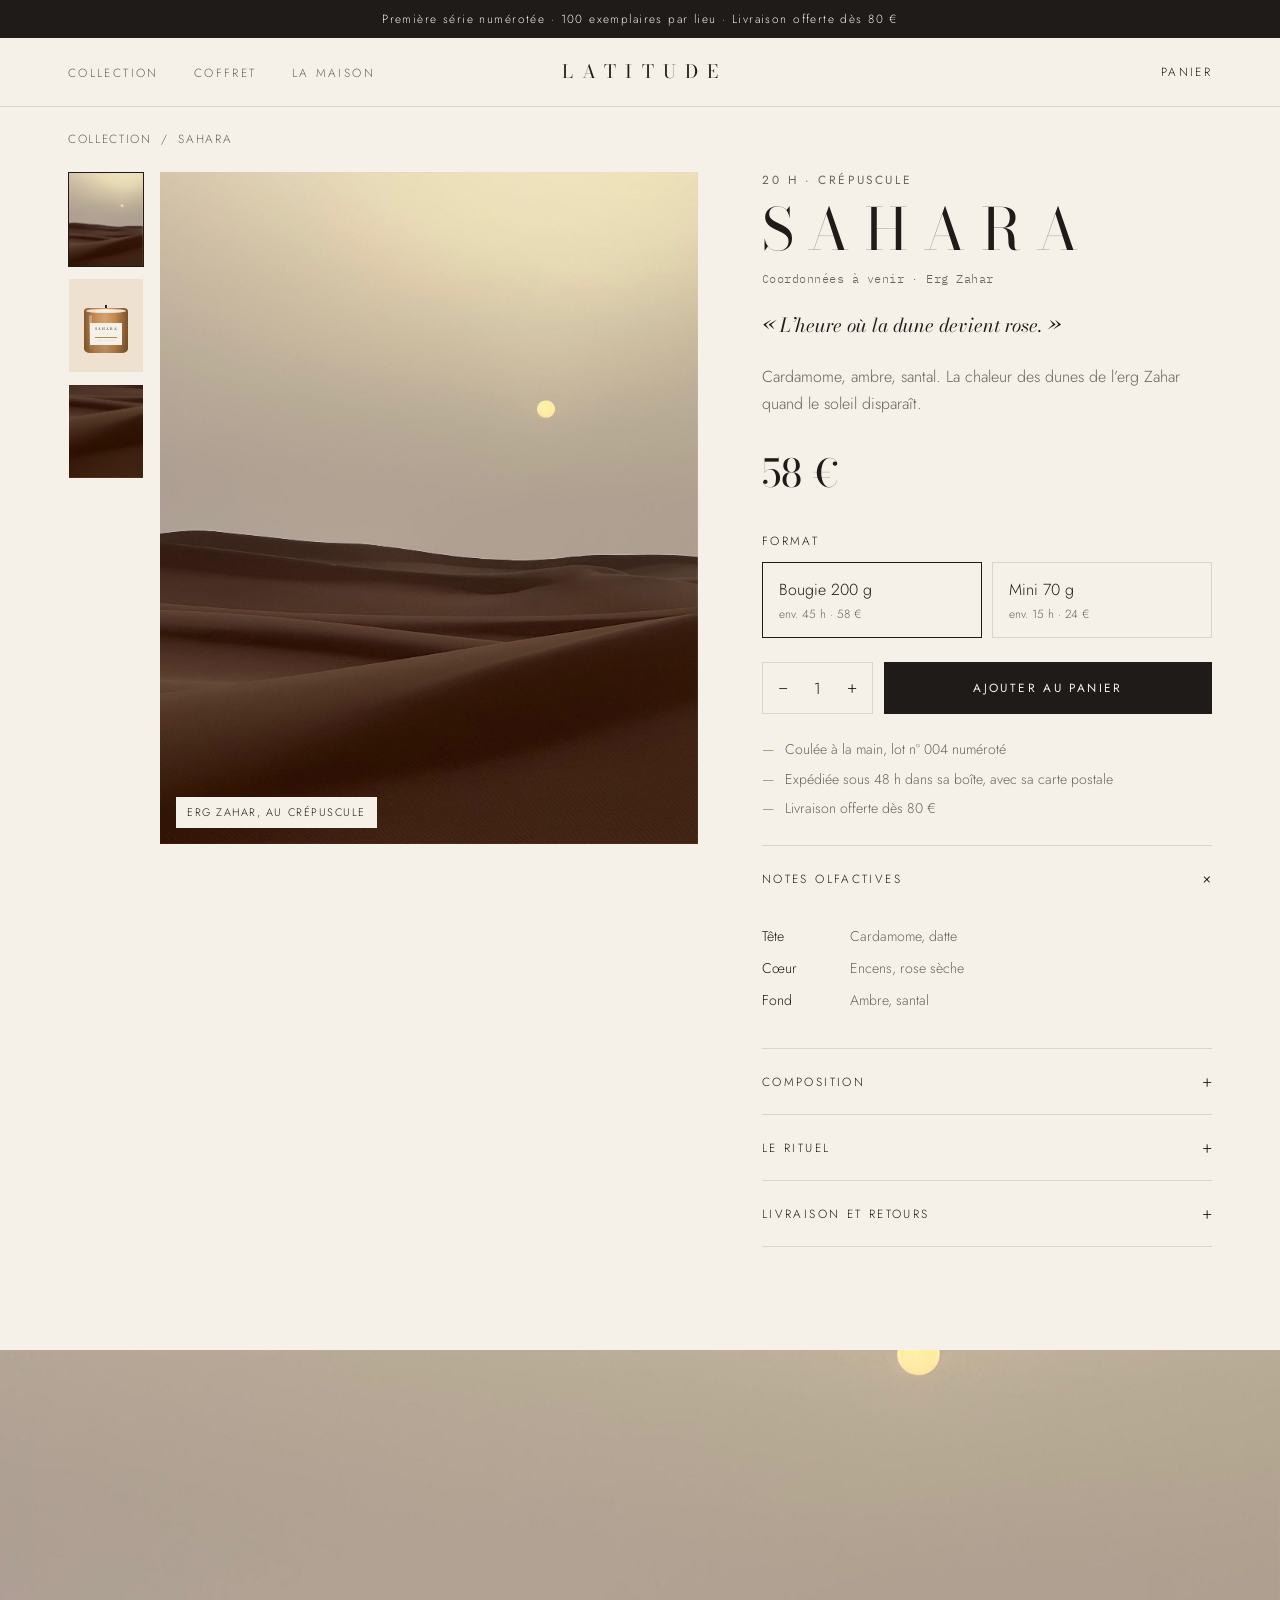
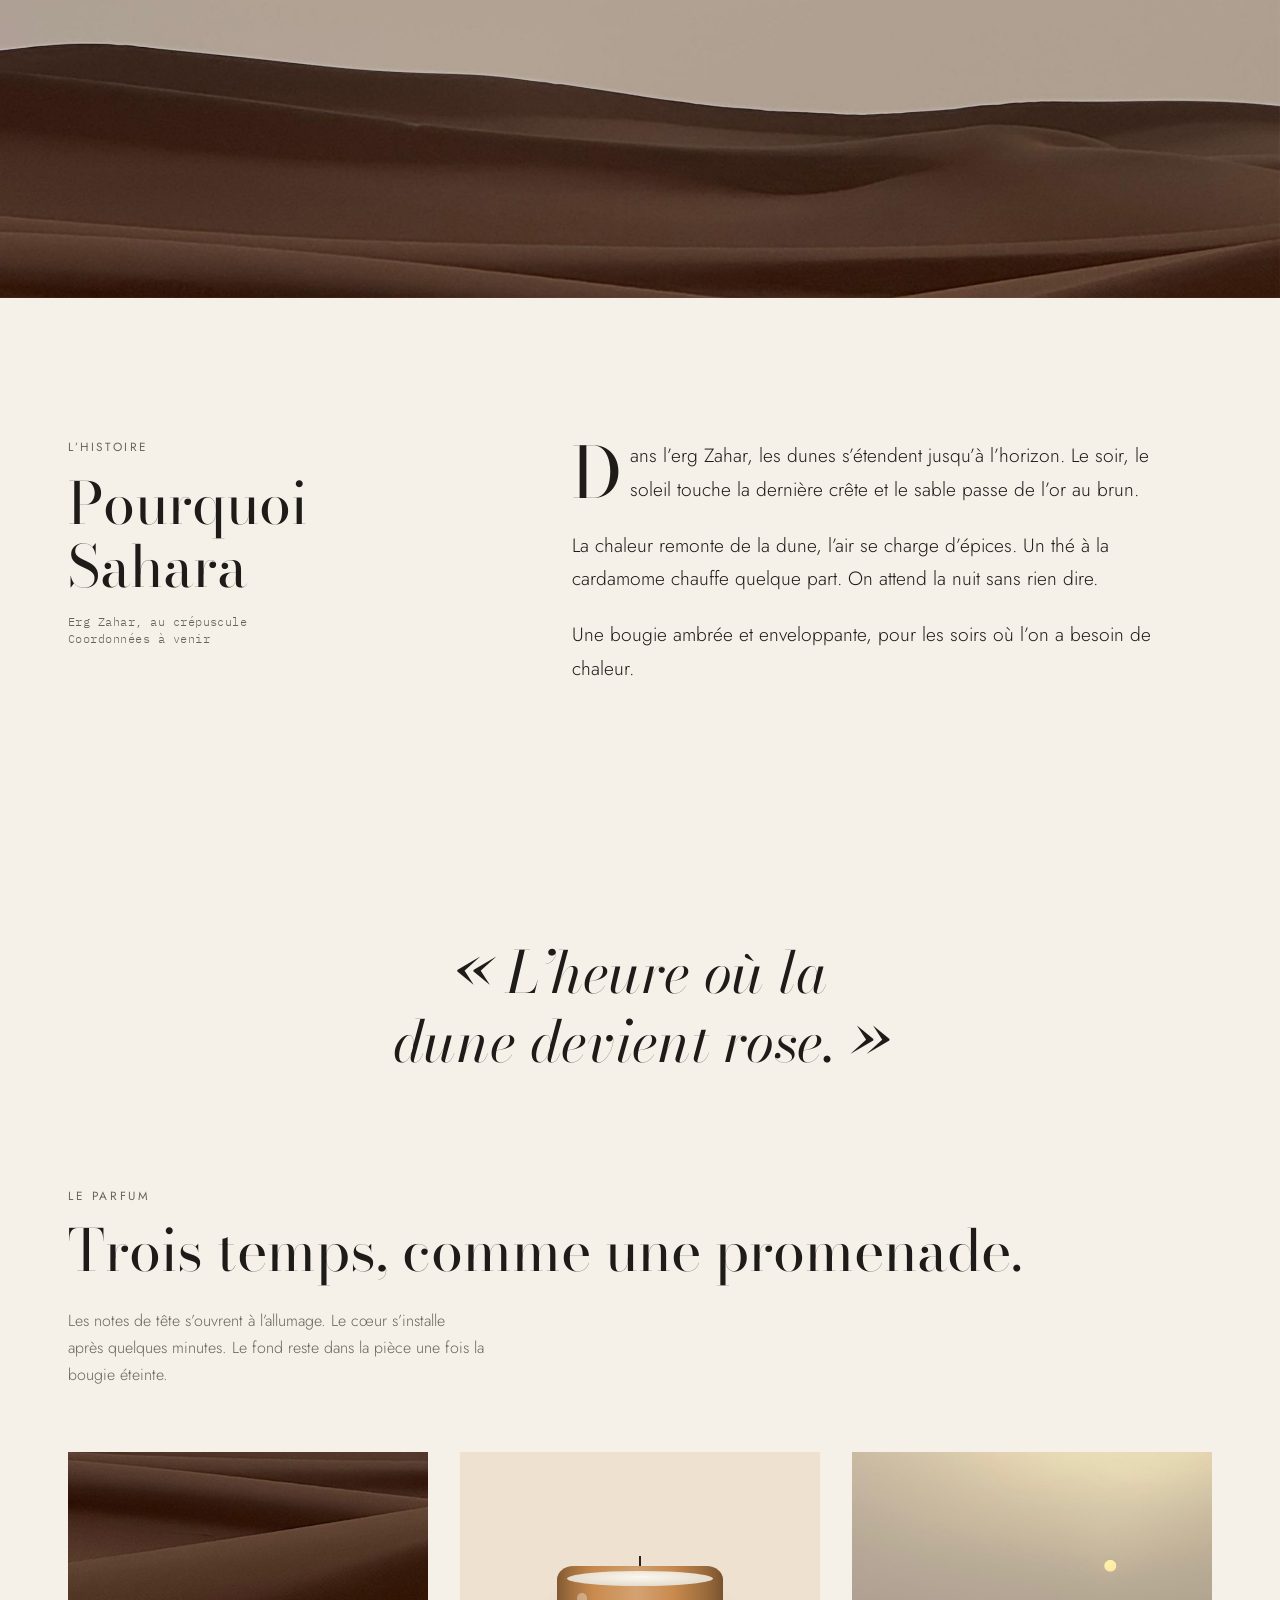
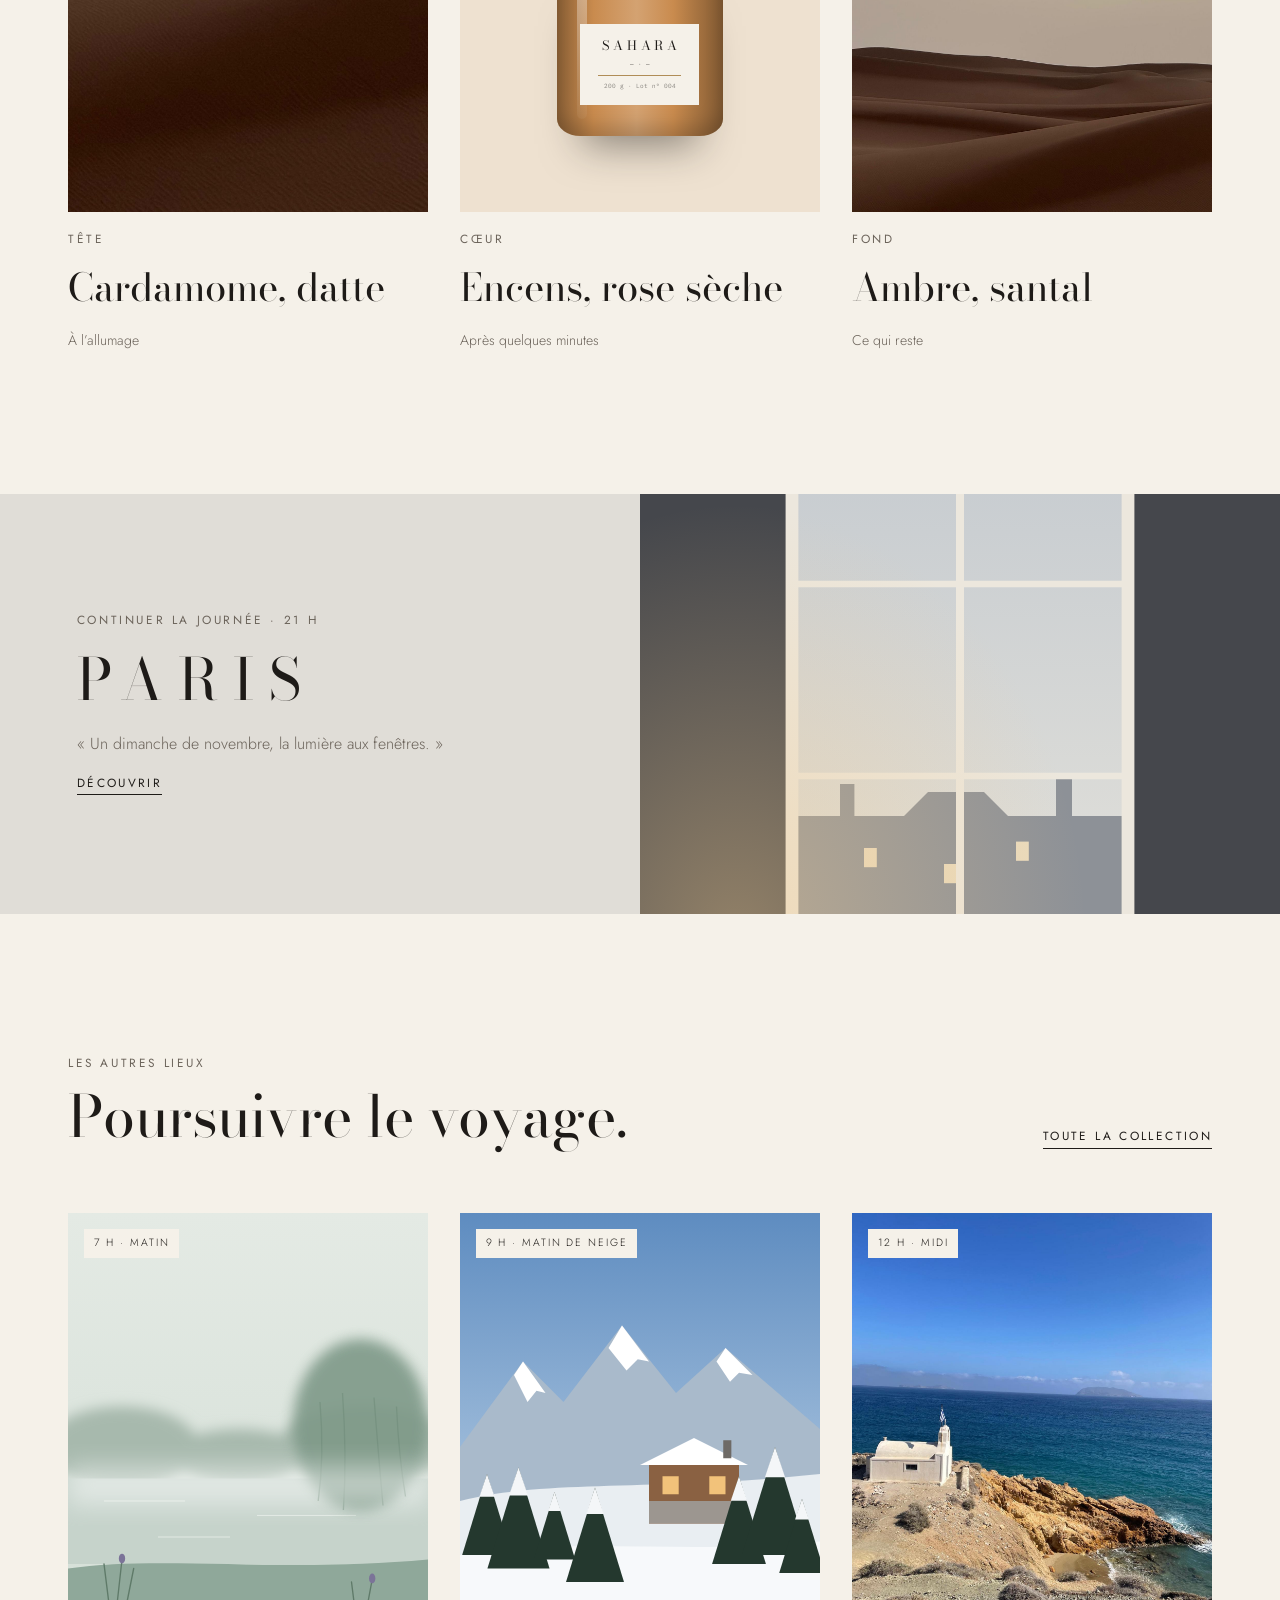
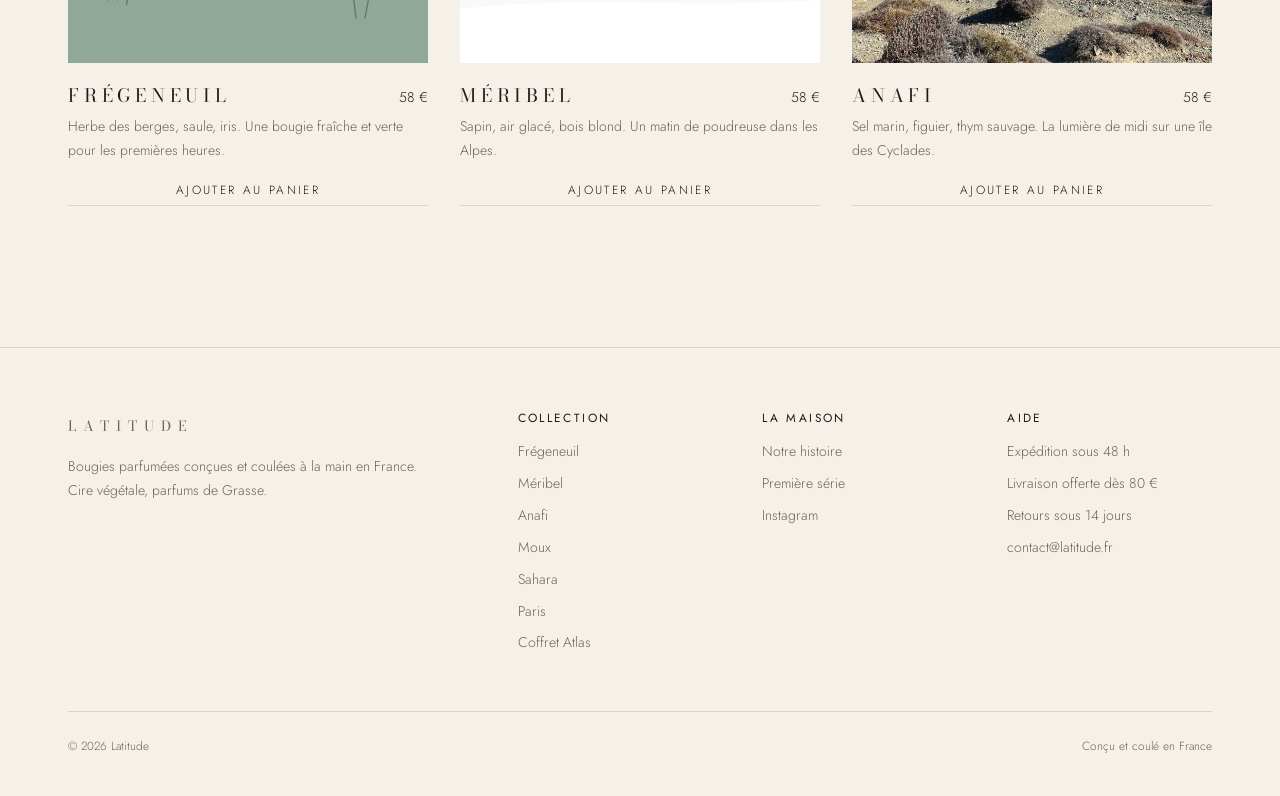
<file: bougies/sahara.html>
<!DOCTYPE html>
<html lang="fr">
<head>
  <meta charset="UTF-8">
  <meta name="viewport" content="width=device-width, initial-scale=1.0, viewport-fit=cover">
  <title>Sahara, bougie parfumée · Latitude</title>
  <meta name="claude:viewport-fit-sides" content="cover">
  <meta name="description" content="Cardamome, ambre, santal. La chaleur des dunes de l’erg Zahar quand le soleil disparaît. Bougie 200 g coulée à la main en France.">
  <meta property="og:title" content="Sahara, bougie parfumée · Latitude">
  <meta property="og:description" content="Cardamome, ambre, santal. La chaleur des dunes de l’erg Zahar quand le soleil disparaît. Bougie 200 g coulée à la main en France.">
  <link rel="preconnect" href="https://fonts.googleapis.com">
  <link rel="preconnect" href="https://fonts.gstatic.com" crossorigin>
  <link rel="stylesheet" href="https://fonts.googleapis.com/css2?family=Bodoni+Moda:ital,opsz,wght@0,6..96,400;1,6..96,400&family=IBM+Plex+Mono:wght@300&family=Jost:wght@300;400&display=swap">
  <link rel="stylesheet" href="../assets/style.css">
</head>
<body>
  
  <p class="announce">Première série numérotée · 100 exemplaires par lieu · Livraison offerte dès 80 €</p>
  <header class="site-header">
    <nav class="nav wrap" aria-label="Navigation principale">
      <div>
        <button class="nav-toggle" type="button" aria-label="Menu" aria-expanded="false" aria-controls="menu"><span></span><span></span></button>
        <ul class="nav-links" id="menu">
          <li><a href="../#collection">Collection</a></li>
          <li><a href="../#coffret">Coffret</a></li>
          <li><a href="../#maison">La maison</a></li>
        </ul>
      </div>
      <a href="../" class="brand">LATITUDE</a>
      <div class="nav-end">
        <button type="button" class="cart-btn" data-open-cart aria-controls="cart">
          <span class="cart-label">Panier</span><span class="cart-count" hidden>0</span>
          <span class="visually-hidden">Ouvrir le panier</span>
        </button>
      </div>
    </nav>
  </header>
  <main style="--c:#C98B4E">
    <nav class="crumbs wrap" aria-label="Fil d’Ariane"><a href="../#collection">Collection</a><span>/</span><span>Sahara</span></nav>

    <section class="product wrap">
      <div class="gallery">
        <div class="thumbs" role="group" aria-label="Choisir une image">
          <button type="button" class="thumb" data-slide="lieu" aria-pressed="true" aria-label="Le lieu"><div class="visual" data-scene="sahara" data-photo="../images/sahara/lieu.jpg"></div></button>
          <button type="button" class="thumb" data-slide="bougie" aria-pressed="false" aria-label="La bougie"><div class="packshot" style="--c:#C98B4E" data-jar="sahara" data-flame="0" ></div></button>
          <button type="button" class="thumb" data-slide="detail" aria-pressed="false" aria-label="La matière"><div class="visual" data-scene="sahara" data-variant="detail" data-photo="../images/sahara/detail.jpg"></div></button>
        </div>
        <div class="gallery-main" id="gallery-main">
          <div class="gallery-slide on" data-slide="lieu"><div class="visual" data-scene="sahara" data-photo="../images/sahara/lieu.jpg" data-alt="Sahara, le lieu"></div><span class="gallery-cap">Erg Zahar, au crépuscule</span></div>
          <div class="gallery-slide" data-slide="bougie"><div class="packshot" style="--c:#C98B4E" data-jar="sahara"  data-alt="Bougie Sahara"></div><span class="gallery-cap">Bougie 200 g · Lot n° 004</span></div>
          <div class="gallery-slide" data-slide="detail"><div class="visual" data-scene="sahara" data-variant="detail" data-photo="../images/sahara/detail.jpg" data-alt="Sable fin, lumière rasante"></div><span class="gallery-cap">Sable fin, lumière rasante</span></div>
        </div>
      </div>

      <div class="buy" data-buy>
        <div class="stack" style="gap:.8rem">
          <p class="eyebrow">20 h · Crépuscule</p>
          <h1>SAHARA</h1>
          <p class="coords">Coordonnées à venir · Erg Zahar</p>
        </div>
        <p class="phrase">« L’heure où la dune devient rose. »</p>
        <p class="accroche">Cardamome, ambre, santal. La chaleur des dunes de l’erg Zahar quand le soleil disparaît.</p>
        <p class="price" id="price">58 €</p>

        <fieldset class="formats">
          <legend>Format</legend>
          <label class="format"><input type="radio" name="format" value="200" checked><span>Bougie 200 g<small>env. 45 h · 58 €</small></span></label>
          <label class="format"><input type="radio" name="format" value="70"><span>Mini 70 g<small>env. 15 h · 24 €</small></span></label>
        </fieldset>

        <div class="buy-row">
          <div class="qty" aria-label="Quantité">
            <button type="button" data-step="-1" aria-label="Diminuer la quantité">−</button>
            <span data-qty-value aria-live="polite">1</span>
            <button type="button" data-step="1" aria-label="Augmenter la quantité">+</button>
          </div>
          <button type="button" class="btn btn-block" id="add-main" data-add="sahara">Ajouter au panier</button>
        </div>

        <ul class="reassure">
          <li>Coulée à la main, lot n° 004 numéroté</li>
          <li>Expédiée sous 48 h dans sa boîte, avec sa carte postale</li>
          <li>Livraison offerte dès 80 €</li>
        </ul>

        <div class="details">
          <details open>
            <summary>Notes olfactives</summary>
            <div class="d-body"><dl class="notes"><dt>Tête</dt><dd>Cardamome, datte</dd><dt>Cœur</dt><dd>Encens, rose sèche</dd><dt>Fond</dt><dd>Ambre, santal</dd></dl></div>
          </details>
          <details>
            <summary>Composition</summary>
            <div class="d-body"><p>Cire végétale. Mèche en coton. Parfum composé à Grasse, conforme aux normes IFRA. Verre épais teinté, couvercle en chêne.</p><p>200 g, environ 45 heures de combustion.</p></div>
          </details>
          <details>
            <summary>Le rituel</summary>
            <div class="d-body"><p>Laissez fondre toute la surface à la première combustion, deux à trois heures. Recoupez la mèche à 5 mm avant chaque allumage. Éteignez avec le couvercle, jamais en soufflant. Une fois finie, lavez le pot à l’eau chaude et gardez-le.</p></div>
          </details>
          <details>
            <summary>Livraison et retours</summary>
            <div class="d-body"><p>Expédition sous 48 h depuis notre atelier. Livraison offerte dès 80 € en France métropolitaine, 6,90 € en dessous. Retours acceptés sous 14 jours pour une bougie non allumée.</p></div>
          </details>
        </div>
      </div>
    </section>

    <section aria-labelledby="histoire">
      <div class="visual tale-hero" data-scene="sahara" data-photo="../images/sahara/histoire.jpg" data-alt="Sahara"></div>
      <div class="section wrap tale">
        <div class="tale-aside">
          <p class="eyebrow">L’histoire</p>
          <h2 id="histoire">Pourquoi Sahara</h2>
          <p class="coords">Erg Zahar, au crépuscule<br>Coordonnées à venir</p>
        </div>
        <div class="tale-body"><p>Dans l’erg Zahar, les dunes s’étendent jusqu’à l’horizon. Le soir, le soleil touche la dernière crête et le sable passe de l’or au brun.</p><p>La chaleur remonte de la dune, l’air se charge d’épices. Un thé à la cardamome chauffe quelque part. On attend la nuit sans rien dire.</p><p>Une bougie ambrée et enveloppante, pour les soirs où l’on a besoin de chaleur.</p></div>
      </div>
      <blockquote class="tale-quote wrap">« L’heure où la dune devient rose. »</blockquote>
    </section>

    <section class="section wrap" style="padding-top:0" aria-labelledby="parfum">
      <div class="section-head"><div class="stack"><p class="eyebrow">Le parfum</p><h2 id="parfum">Trois temps, comme une promenade.</h2></div><p class="intro">Les notes de tête s’ouvrent à l’allumage. Le cœur s’installe après quelques minutes. Le fond reste dans la pièce une fois la bougie éteinte.</p></div>
      <div class="pyramid">
        <div class="tier"><div class="visual" data-scene="sahara" data-variant="detail" data-photo="../images/sahara/detail.jpg"></div><h3>Tête</h3><p>Cardamome, datte</p><small>À l’allumage</small></div>
        <div class="tier"><div class="packshot" style="--c:#C98B4E;aspect-ratio:1"><div data-jar="sahara" data-flame="0" style="width:46%"></div></div><h3>Cœur</h3><p>Encens, rose sèche</p><small>Après quelques minutes</small></div>
        <div class="tier"><div class="visual" data-scene="sahara" data-photo="../images/sahara/lieu.jpg"></div><h3>Fond</h3><p>Ambre, santal</p><small>Ce qui reste</small></div>
      </div>
    </section>

    <a class="next" href="paris.html" style="--c:#5E6166" aria-label="Lieu suivant : Paris">
      <div class="next-copy">
        <p class="eyebrow">Continuer la journée · 21 h</p>
        <h2>PARIS</h2>
        <p>« Un dimanche de novembre, la lumière aux fenêtres. »</p>
        <span class="link" style="align-self:flex-start">Découvrir</span>
      </div>
      <div class="visual" data-scene="paris" ></div>
    </a>

    <section class="section wrap">
      <div class="section-head"><div class="stack"><p class="eyebrow">Les autres lieux</p><h2>Poursuivre le voyage.</h2></div><a class="link" href="../#collection">Toute la collection</a></div>
      <div class="grid">
        <article class="card">
          <a class="card-media" href="fregeneuil.html" aria-label="Frégeneuil">
            <span class="card-moment">7 h · Matin</span>
            <div class="visual" data-scene="fregeneuil" ></div>
            <div class="packshot" style="--c:#8FA89A" data-jar="fregeneuil" ></div>
          </a>
          <div class="card-info"><a href="fregeneuil.html" class="card-name">FRÉGENEUIL</a><span class="card-price">58 €</span><p class="card-sub">Herbe des berges, saule, iris. Une bougie fraîche et verte pour les premières heures.</p></div>
          <button type="button" class="card-add" data-add="fregeneuil" data-format="200">Ajouter au panier</button>
        </article>
        <article class="card">
          <a class="card-media" href="meribel.html" aria-label="Méribel">
            <span class="card-moment">9 h · Matin de neige</span>
            <div class="visual" data-scene="meribel" ></div>
            <div class="packshot" style="--c:#6F8CA3" data-jar="meribel" ></div>
          </a>
          <div class="card-info"><a href="meribel.html" class="card-name">MÉRIBEL</a><span class="card-price">58 €</span><p class="card-sub">Sapin, air glacé, bois blond. Un matin de poudreuse dans les Alpes.</p></div>
          <button type="button" class="card-add" data-add="meribel" data-format="200">Ajouter au panier</button>
        </article>
        <article class="card">
          <a class="card-media" href="anafi.html" aria-label="Anafi">
            <span class="card-moment">12 h · Midi</span>
            <div class="visual" data-scene="anafi" data-photo="../images/anafi/lieu.jpg"></div>
            <div class="packshot" style="--c:#2F5D8A" data-jar="anafi" ></div>
          </a>
          <div class="card-info"><a href="anafi.html" class="card-name">ANAFI</a><span class="card-price">58 €</span><p class="card-sub">Sel marin, figuier, thym sauvage. La lumière de midi sur une île des Cyclades.</p></div>
          <button type="button" class="card-add" data-add="anafi" data-format="200">Ajouter au panier</button>
        </article>
      </div>
    </section>
  </main>

  <div class="sticky-buy" id="sticky-buy">
    <div><p class="s-name">SAHARA</p><p class="coords" data-sticky-price>58 €</p></div>
    <button type="button" class="btn" data-add="sahara" data-format="200">Ajouter</button>
  </div>
  
  <footer class="site-footer">
    <div class="wrap">
      <div class="footer-grid">
        <div class="footer-brand">
          <a href="../" class="brand">LATITUDE</a>
          <p>Bougies parfumées conçues et coulées à la main en France. Cire végétale, parfums de Grasse.</p>
        </div>
        <div><h4>Collection</h4><ul><li><a href="../bougies/fregeneuil.html">Frégeneuil</a></li><li><a href="../bougies/meribel.html">Méribel</a></li><li><a href="../bougies/anafi.html">Anafi</a></li><li><a href="../bougies/moux.html">Moux</a></li><li><a href="../bougies/sahara.html">Sahara</a></li><li><a href="../bougies/paris.html">Paris</a></li><li><a href="../#coffret">Coffret Atlas</a></li></ul></div>
        <div><h4>La maison</h4><ul><li><a href="../#maison">Notre histoire</a></li><li><a href="../#lettre">Première série</a></li><li><a href="https://instagram.com/" target="_blank" rel="noopener">Instagram</a></li></ul></div>
        <div><h4>Aide</h4><ul><li>Expédition sous 48 h</li><li>Livraison offerte dès 80 €</li><li>Retours sous 14 jours</li><li>contact@latitude.fr</li></ul></div>
      </div>
      <div class="footer-legal"><span>© <span data-year>2026</span> Latitude</span><span>Conçu et coulé en France</span></div>
    </div>
  </footer>
  
  <div class="cart-overlay" id="cart-overlay"></div>
  <aside class="cart" id="cart" aria-hidden="true" aria-labelledby="cart-title" role="dialog" aria-modal="true">
    <div class="cart-head">
      <h2 id="cart-title">Votre panier</h2>
      <button type="button" class="cart-close">Fermer</button>
    </div>
    <p class="cart-added" id="cart-added" role="status" hidden></p>
    <div class="cart-empty" id="cart-empty">
      <p>Votre panier est vide. Choisissez un lieu.</p>
      <a href="../#collection" class="link cart-close-link">Voir la collection</a>
    </div>
    <div class="ship"><p id="ship-text"></p><div class="ship-bar" id="ship-bar"></div></div>
    <div class="cart-body"><ul class="cart-items" id="cart-items"></ul></div>
    <div class="cart-foot" id="cart-foot" hidden>
      <div class="totals">
        <span>Sous-total</span><span id="cart-subtotal"></span>
        <span>Livraison</span><span id="cart-shipping"></span>
        <span class="total">Total</span><span class="total" id="cart-total"></span>
      </div>
      <button type="button" class="btn btn-block" id="checkout">Commander</button>
      <div class="precommande" id="precommande" hidden>
        <p>La boutique ouvre avec la première série. Laissez votre email : nous vous écrirons avant l’ouverture et votre panier vous sera réservé.</p>
        <form class="inline-form" data-form="precommande" data-success="C’est noté. Votre panier vous attend." novalidate>
          <label class="visually-hidden" for="pre-email">Email</label>
          <div class="row"><input id="pre-email" name="email" type="email" placeholder="Votre email" autocomplete="email"><button type="submit">Réserver</button></div>
          <p class="form-status" role="status"></p>
        </form>
      </div>
      <p class="cart-note">Paiement sécurisé · Expédition sous 48 h · Retours sous 14 jours</p>
    </div>
  </aside>
  
  <script src="../assets/catalogue.js"></script>
  <script src="../assets/scenes.js"></script>
  <script src="../assets/app.js"></script>
</body>
</html>
</file>
<file: assets/style.css>
/* Layout : boutique-galerie. Beaucoup d'air, une image forte par lieu, le geste d'achat toujours à portée. */
:root {
  --paper: #F5F1E9;      /* ivoire papier */
  --paper-2: #ECE6DA;    /* papier profond */
  --ink: #1E1B18;        /* noir encre */
  --ink-soft: #6B635A;   /* encre diluée */
  --rule: #DDD4C5;       /* filet */
  --gold: #9A7845;       /* or mat */
  --scrim: rgba(30, 27, 24, .38);
  --label-bg: #F5F1E9;   /* étiquette physique, fixe */
  --label-ink: #1E1B18;
  --error: #A4402F;

  --display: "Bodoni Moda", "Didot", "Bodoni 72", "Bodoni MT", Georgia, serif;
  --sans: "Jost", "Futura", "Avenir Next", "Century Gothic", system-ui, sans-serif;
  --mono: "IBM Plex Mono", ui-monospace, Menlo, monospace;

  --t-xs: .74rem; --t-s: .88rem; --t-m: 1rem; --t-l: 1.2rem;
  --t-xl: clamp(1.7rem, 3.2vw, 2.4rem);
  --t-2xl: clamp(2.2rem, 5vw, 3.6rem);
  --t-3xl: clamp(3rem, 8vw, 6rem);

  --max: 1240px;
  --header-h: 68px;
}
@media (prefers-color-scheme: dark) {
  :root:not([data-theme="light"]) {
    --paper: #171512; --paper-2: #211E1A; --ink: #EEE8DD; --ink-soft: #A69C8E;
    --rule: #34302A; --gold: #C9A46B; --scrim: rgba(0, 0, 0, .6); --error: #E8907E;
    color-scheme: dark;
  }
}
:root[data-theme="dark"] {
  --paper: #171512; --paper-2: #211E1A; --ink: #EEE8DD; --ink-soft: #A69C8E;
  --rule: #34302A; --gold: #C9A46B; --scrim: rgba(0, 0, 0, .6); --error: #E8907E;
  color-scheme: dark;
}

/* ---------- Base ---------- */
*, *::before, *::after { box-sizing: border-box; }
html { scroll-behavior: smooth; scroll-padding-top: calc(var(--header-h) + env(safe-area-inset-top, 0px)); }
body {
  margin: 0; background: var(--paper); color: var(--ink);
  font: 300 var(--t-m)/1.7 var(--sans); -webkit-font-smoothing: antialiased;
}
body.no-scroll { overflow: hidden; }
body::before { content: ""; position: fixed; inset: 0 0 auto; height: env(safe-area-inset-top, 0px); z-index: 60; background: var(--paper); }
h1, h2, h3 { font-family: var(--display); font-weight: 400; line-height: 1.1; margin: 0; text-wrap: balance; }
p { margin: 0; }
a { color: inherit; text-decoration: none; }
img, svg { max-width: 100%; display: block; }
button { font: inherit; color: inherit; }
:focus-visible { outline: 1.5px solid var(--gold); outline-offset: 3px; }
[hidden] { display: none !important; }
.visually-hidden { position: absolute; width: 1px; height: 1px; overflow: hidden; clip: rect(0 0 0 0); white-space: nowrap; }

.wrap {
  max-width: var(--max); margin-inline: auto;
  padding-left: max(20px, env(safe-area-inset-left, 0px));
  padding-right: max(20px, env(safe-area-inset-right, 0px));
}
@media (min-width: 800px) {
  .wrap { padding-left: max(48px, env(safe-area-inset-left, 0px)); padding-right: max(48px, env(safe-area-inset-right, 0px)); }
}
.eyebrow { font: 400 var(--t-xs)/1.4 var(--sans); letter-spacing: .22em; text-transform: uppercase; color: var(--ink-soft); }
.coords { font: 300 var(--t-xs)/1.4 var(--mono); letter-spacing: .04em; color: var(--ink-soft); font-variant-numeric: tabular-nums; }
.caps { font-family: var(--display); letter-spacing: .28em; text-transform: uppercase; }

/* ---------- Boutons ---------- */
.btn {
  display: inline-flex; align-items: center; justify-content: center; gap: .6rem;
  min-height: 52px; padding: 0 2rem; border: 1px solid var(--ink); border-radius: 0;
  background: var(--ink); color: var(--paper);
  font: 400 var(--t-xs)/1 var(--sans); letter-spacing: .2em; text-transform: uppercase;
  cursor: pointer; transition: background .3s, color .3s, border-color .3s;
}
.btn:hover { background: transparent; color: var(--ink); }
.btn-ghost { background: transparent; color: var(--ink); }
.btn-ghost:hover { background: var(--ink); color: var(--paper); }
.btn-block { width: 100%; }
.btn:disabled { opacity: .55; cursor: progress; }
.link { font: 400 var(--t-xs)/1 var(--sans); letter-spacing: .2em; text-transform: uppercase; padding-bottom: .35rem; border-bottom: 1px solid currentColor; transition: color .2s; }
.link:hover { color: var(--gold); }
.link-btn { background: none; border: 0; padding: 0; cursor: pointer; font-size: var(--t-xs); color: var(--ink-soft); text-decoration: underline; text-underline-offset: 3px; }

/* ---------- Header ---------- */
.announce { background: var(--ink); color: var(--paper); text-align: center; font-size: var(--t-xs); letter-spacing: .12em; padding: .55rem 1rem; }
.site-header {
  position: sticky; top: env(safe-area-inset-top, 0px); z-index: 40;
  background: color-mix(in srgb, var(--paper) 94%, transparent);
  backdrop-filter: blur(10px); -webkit-backdrop-filter: blur(10px);
  border-bottom: 1px solid var(--rule);
}
.nav { height: var(--header-h); display: grid; grid-template-columns: 1fr auto 1fr; align-items: center; gap: 1rem; }
.nav-links { list-style: none; margin: 0; padding: 0; display: flex; gap: 2.2rem; }
.nav-links a { font-size: var(--t-xs); letter-spacing: .2em; text-transform: uppercase; color: var(--ink-soft); transition: color .2s; }
.nav-links a:hover { color: var(--ink); }
.brand { font-family: var(--display); font-size: 1.15rem; letter-spacing: .5em; margin-right: -.5em; text-align: center; }
.nav-end { display: flex; justify-content: flex-end; }
.cart-btn { display: inline-flex; align-items: center; gap: .55rem; background: none; border: 0; cursor: pointer; font-size: var(--t-xs); letter-spacing: .2em; text-transform: uppercase; padding: .6rem 0; }
.cart-count { display: inline-grid; place-items: center; min-width: 20px; height: 20px; padding: 0 5px; border-radius: 10px; background: var(--ink); color: var(--paper); font-size: .66rem; letter-spacing: 0; }
.nav-toggle { display: none; background: none; border: 0; width: 40px; height: 40px; padding: 12px 8px; cursor: pointer; flex-direction: column; justify-content: center; gap: 7px; }
.nav-toggle span { height: 1px; background: var(--ink); transition: transform .3s; }
.nav-toggle[aria-expanded="true"] span:first-child { transform: translateY(4px) rotate(45deg); }
.nav-toggle[aria-expanded="true"] span:last-child { transform: translateY(-4px) rotate(-45deg); }

/* ---------- Visuels ---------- */
.visual { position: relative; overflow: hidden; background: var(--paper-2); max-width: 100%; }
.visual > svg, .visual > .photo { position: absolute; inset: 0; width: 100%; height: 100%; object-fit: cover; }
.visual > .photo { animation: fade .6s ease both; }
@keyframes fade { from { opacity: 0; } }
.packshot { position: relative; display: grid; place-items: center; background: color-mix(in srgb, var(--c) 16%, var(--paper)); overflow: hidden; max-width: 100%; }
.packshot > .photo { position: absolute; inset: 0; width: 100%; height: 100%; object-fit: cover; }

/* ---------- Bougie ---------- */
.jar { --w: 220px; position: relative; width: var(--w); max-width: 100%; aspect-ratio: 200 / 250; }
.jar-glass {
  position: absolute; inset: 18% 0 0 0; border-radius: 10% 10% 14% 14% / 8% 8% 10% 10%;
  background: linear-gradient(90deg, color-mix(in srgb, var(--c) 70%, #000) 0%, var(--c) 22%, color-mix(in srgb, var(--c) 80%, #fff) 48%, var(--c) 70%, color-mix(in srgb, var(--c) 65%, #000) 100%);
  box-shadow: 0 34px 40px -26px rgba(30, 27, 24, .5), inset 0 -10px 18px rgba(0, 0, 0, .18);
}
.jar-glass::before { content: ""; position: absolute; left: 6%; right: 6%; top: 3%; height: 9%; border-radius: 50%; background: radial-gradient(ellipse at 50% 40%, #FBF7EF, #E5DCCD 70%); }
.jar-glass::after { content: ""; position: absolute; top: 16%; bottom: 10%; left: 12%; width: 6%; border-radius: 40px; background: linear-gradient(rgba(255,255,255,.35), rgba(255,255,255,.04)); }
.jar-wick { position: absolute; left: 50%; top: 13%; width: 2px; height: 8%; background: #2b241d; transform: translateX(-50%); }
.jar-flame {
  position: absolute; left: 50%; top: 0; width: 9%; height: 14%; transform: translateX(-50%); transform-origin: 50% 100%;
  border-radius: 50% 50% 50% 50% / 62% 62% 38% 38%;
  background: radial-gradient(ellipse at 50% 75%, #fff8e6 0%, #ffd98a 38%, #f0a24b 70%, rgba(240,162,75,0) 100%);
  animation: flicker 3.2s ease-in-out infinite;
}
.jar-flame::after { content: ""; position: absolute; inset: -120% -260%; border-radius: 50%; background: radial-gradient(circle, rgba(255,210,140,.28), rgba(255,210,140,0) 60%); }
@keyframes flicker {
  0%, 100% { transform: translateX(-50%) scale(1, 1) rotate(0); }
  30% { transform: translateX(-50%) scale(.94, 1.06) rotate(-2deg); }
  60% { transform: translateX(-50%) scale(1.04, .95) rotate(1.5deg); }
}
.jar-label { position: absolute; left: 14%; right: 14%; top: 46%; background: var(--label-bg); color: var(--label-ink); padding: 9% 6% 8%; text-align: center; container-type: inline-size; }
.jar-name { display: block; font-family: var(--display); font-size: 13cqi; letter-spacing: .3em; margin-right: -.3em; line-height: 1; white-space: nowrap; }
.jar-coords { display: block; font-family: var(--mono); font-weight: 300; font-size: 6.2cqi; margin-top: 7cqi; white-space: nowrap; }
.jar-rule { display: block; height: 1px; background: #B08D57; margin: 6cqi 8%; }
.jar-lot { display: block; font-family: var(--mono); font-weight: 300; font-size: 5.6cqi; opacity: .7; white-space: nowrap; }
.jar-mini { aspect-ratio: 200 / 200; }
.jar-mini .jar-glass { inset: 22% 0 0 0; }
.jar-mini .jar-label { top: 50%; }
.jar-mini .jar-coords, .jar-mini .jar-rule { display: none; }

/* ---------- Accueil : hero ---------- */
.hero { display: grid; grid-template-columns: minmax(0, 5fr) minmax(0, 7fr); min-height: min(86vh, 820px); }
.hero-copy { display: flex; flex-direction: column; justify-content: center; gap: 1.8rem; padding-block: 4rem; padding-right: clamp(1.5rem, 4vw, 4rem); min-width: 0; }
.hero h1 { font-size: var(--t-3xl); line-height: .95; letter-spacing: -.015em; }
.hero h1 em { font-style: italic; }
.hero .lede { font-size: var(--t-l); color: var(--ink-soft); max-width: 28rem; }
.hero-actions { display: flex; flex-wrap: wrap; gap: 1.6rem; align-items: center; }
.hero-media { position: relative; min-height: 420px; }
.hero-slide { position: absolute; inset: 0; opacity: 0; transition: opacity 1.4s ease; }
.hero-slide.on { opacity: 1; }
.hero-slide .visual { position: absolute; inset: 0; }
.hero-cap {
  position: absolute; left: 0; bottom: 0; z-index: 2; display: flex; gap: 1.2rem; align-items: baseline; flex-wrap: wrap;
  background: var(--paper); padding: 1rem 1.4rem 0 0;
}
.hero-cap a { font-family: var(--display); letter-spacing: .3em; font-size: var(--t-s); }
.hero-cap span { font: 300 var(--t-xs)/1 var(--mono); color: var(--ink-soft); }
.hero-wrap { max-width: var(--max); margin-inline: auto; padding-left: max(20px, env(safe-area-inset-left, 0px)); }
@media (min-width: 800px) { .hero-wrap { padding-left: max(48px, env(safe-area-inset-left, 0px)); } }

.promise { border-block: 1px solid var(--rule); }
.promise ul { list-style: none; margin: 0 auto; padding-block: 1.3rem; display: flex; justify-content: space-between; gap: 1rem 2rem; flex-wrap: wrap; }
.promise li { font-size: var(--t-xs); letter-spacing: .16em; text-transform: uppercase; color: var(--ink-soft); }

/* ---------- Sections ---------- */
.section { padding-block: clamp(5rem, 11vw, 9rem); }
.section-head { display: flex; justify-content: space-between; align-items: end; gap: 1.5rem 3rem; flex-wrap: wrap; margin-bottom: clamp(2.5rem, 5vw, 4rem); }
.section-head h2 { font-size: var(--t-2xl); }
.section-head .intro { color: var(--ink-soft); max-width: 26rem; }
.stack { display: flex; flex-direction: column; gap: .9rem; }

/* ---------- Cartes produit ---------- */
.grid { display: grid; grid-template-columns: repeat(3, minmax(0, 1fr)); gap: clamp(2.5rem, 4vw, 3.5rem) clamp(1rem, 2.5vw, 2rem); }
.card { display: flex; flex-direction: column; gap: 1.1rem; min-width: 0; }
.card-media { position: relative; display: block; aspect-ratio: 4 / 5; overflow: hidden; }
.card-media .visual, .card-media .packshot { position: absolute; inset: 0; transition: opacity .7s ease, transform 1.2s ease; }
.card-media .packshot { opacity: 0; }
.card-media:hover .packshot, .card-media:focus-visible .packshot { opacity: 1; }
.card-media:hover .visual { transform: scale(1.03); }
.card-media .packshot .jar { --w: 46%; }
.card-moment { position: absolute; top: 1rem; left: 1rem; z-index: 2; background: var(--label-bg); color: var(--label-ink); font-size: .66rem; letter-spacing: .18em; text-transform: uppercase; padding: .35rem .6rem; }
.card-info { display: grid; grid-template-columns: minmax(0, 1fr) auto; gap: .2rem 1rem; align-items: baseline; }
.card-name { font-family: var(--display); font-size: 1.15rem; letter-spacing: .26em; }
.card-price { font-size: var(--t-s); }
.card-sub { grid-column: 1 / -1; color: var(--ink-soft); font-size: var(--t-s); }
.card-add { justify-self: start; background: none; border: 0; padding: 0; cursor: pointer; font-size: var(--t-xs); letter-spacing: .2em; text-transform: uppercase; border-bottom: 1px solid var(--rule); padding-bottom: .3rem; transition: border-color .2s, color .2s; }
.card-add:hover { border-color: var(--ink); }

/* ---------- Récit (accueil) ---------- */
.story { display: grid; grid-template-columns: minmax(0, 7fr) minmax(0, 5fr); gap: clamp(2rem, 6vw, 6rem); align-items: center; }
.story .visual { aspect-ratio: 5 / 4; }
.story h2 { font-size: var(--t-2xl); }
.story p { color: var(--ink-soft); max-width: 30rem; }
.story-quote { font-family: var(--display); font-style: italic; font-size: var(--t-xl); color: var(--ink); line-height: 1.25; }

/* ---------- Coffret ---------- */
.coffret { display: grid; grid-template-columns: minmax(0, 5fr) minmax(0, 7fr); gap: clamp(2rem, 6vw, 6rem); align-items: center; }
.coffret-visual { background: var(--paper-2); padding: clamp(2.5rem, 6vw, 4.5rem) clamp(1rem, 3vw, 2.5rem); display: grid; grid-template-columns: repeat(6, minmax(0, 1fr)); gap: clamp(.4rem, 1.2vw, 1rem); align-items: end; }
.coffret-visual .jar { --w: 100%; }
.coffret h2 { font-size: var(--t-2xl); }
.coffret p { color: var(--ink-soft); }
.price-lg { font-family: var(--display); font-size: var(--t-xl); }

/* ---------- Maison ---------- */
.maison { display: grid; grid-template-columns: repeat(3, minmax(0, 1fr)); gap: clamp(2rem, 5vw, 4rem); }
.maison h3 { font-size: var(--t-xl); font-style: italic; margin-bottom: .8rem; }
.maison p { color: var(--ink-soft); }

/* ---------- Newsletter ---------- */
.letter { background: var(--paper-2); }
.letter-inner { display: grid; grid-template-columns: minmax(0, 1fr) minmax(0, 1fr); gap: 2rem 5rem; align-items: center; }
.letter h2 { font-size: var(--t-2xl); }
.letter p { color: var(--ink-soft); }
.inline-form { display: flex; flex-direction: column; gap: .7rem; }
.inline-form .row { display: flex; border-bottom: 1px solid var(--ink); }
.inline-form input { flex: 1; min-width: 0; background: transparent; border: 0; padding: 1rem 0; font: 300 var(--t-m) var(--sans); color: var(--ink); }
.inline-form input::placeholder { color: var(--ink-soft); }
.inline-form input:focus { outline: none; }
.inline-form button { background: none; border: 0; cursor: pointer; font-size: var(--t-xs); letter-spacing: .2em; text-transform: uppercase; padding: 0 0 0 1rem; }
.form-status { font-size: var(--t-s); min-height: 1.4em; color: var(--ink-soft); }
.form-status.is-error { color: var(--error); }

/* ---------- Footer ---------- */
.site-footer { border-top: 1px solid var(--rule); padding-block: 4rem 2.5rem; }
.footer-grid { display: grid; grid-template-columns: 2fr 1fr 1fr 1fr; gap: 2.5rem; }
.footer-grid h4 { margin: 0 0 1rem; font: 400 var(--t-xs)/1 var(--sans); letter-spacing: .2em; text-transform: uppercase; }
.footer-grid ul { list-style: none; margin: 0; padding: 0; display: flex; flex-direction: column; gap: .5rem; }
.footer-grid a, .footer-grid li { color: var(--ink-soft); font-size: var(--t-s); }
.footer-grid a:hover { color: var(--ink); }
.footer-brand p { color: var(--ink-soft); font-size: var(--t-s); max-width: 22rem; margin-top: 1rem; }
.footer-brand .brand { text-align: left; display: inline-block; }
.footer-legal { margin-top: 3.5rem; padding-top: 1.5rem; border-top: 1px solid var(--rule); display: flex; justify-content: space-between; gap: 1rem; flex-wrap: wrap; font-size: var(--t-xs); color: var(--ink-soft); }

/* ---------- Page produit ---------- */
.crumbs { padding-block: 1.4rem; font-size: var(--t-xs); letter-spacing: .14em; text-transform: uppercase; color: var(--ink-soft); display: flex; gap: .6rem; flex-wrap: wrap; }
.crumbs a:hover { color: var(--ink); }
.product { display: grid; grid-template-columns: minmax(0, 7fr) minmax(0, 5fr); gap: clamp(2rem, 5vw, 5rem); align-items: start; padding-bottom: clamp(4rem, 8vw, 7rem); }
.gallery { display: grid; grid-template-columns: 76px minmax(0, 1fr); gap: 1rem; }
.thumbs { display: flex; flex-direction: column; gap: .7rem; }
.thumb { position: relative; aspect-ratio: 4 / 5; padding: 0; border: 1px solid transparent; background: none; cursor: pointer; overflow: hidden; }
.thumb[aria-pressed="true"] { border-color: var(--ink); }
.thumb .visual, .thumb .packshot { position: absolute; inset: 0; }
.thumb .packshot .jar { --w: 60%; }
.gallery-main { position: relative; aspect-ratio: 4 / 5; overflow: hidden; }
.gallery-slide { position: absolute; inset: 0; opacity: 0; transition: opacity .6s ease; }
.gallery-slide.on { opacity: 1; }
.gallery-slide > .visual, .gallery-slide > .packshot { position: absolute; inset: 0; }
.gallery-slide .packshot .jar { --w: 44%; }
.gallery-cap { position: absolute; left: 1rem; bottom: 1rem; z-index: 2; background: var(--label-bg); color: var(--label-ink); font-size: .68rem; letter-spacing: .14em; text-transform: uppercase; padding: .4rem .7rem; }

.buy { position: sticky; top: calc(var(--header-h) + env(safe-area-inset-top, 0px) + 1.5rem); display: flex; flex-direction: column; gap: 1.5rem; min-width: 0; }
.buy h1 { font-size: clamp(2.4rem, 5vw, 3.6rem); letter-spacing: .26em; margin-right: -.26em; line-height: 1; overflow-wrap: anywhere; }
.buy .phrase { font-family: var(--display); font-style: italic; font-size: var(--t-l); line-height: 1.4; }
.buy .accroche { color: var(--ink-soft); }
.buy .price { font-family: var(--display); font-size: var(--t-xl); }
.formats { border: 0; margin: 0; padding: 0; display: grid; grid-template-columns: 1fr 1fr; gap: .6rem; }
.formats legend { font-size: var(--t-xs); letter-spacing: .2em; text-transform: uppercase; margin-bottom: .7rem; padding: 0; }
.format { position: relative; }
.format input { position: absolute; opacity: 0; inset: 0; cursor: pointer; }
.format span { display: flex; flex-direction: column; gap: .1rem; border: 1px solid var(--rule); padding: .8rem 1rem; transition: border-color .2s; }
.format small { color: var(--ink-soft); font-size: var(--t-xs); }
.format input:checked + span { border-color: var(--ink); }
.format input:focus-visible + span { outline: 1.5px solid var(--gold); outline-offset: 2px; }
.buy-row { display: grid; grid-template-columns: auto minmax(0, 1fr); gap: .7rem; }
.qty { display: inline-flex; align-items: center; border: 1px solid var(--rule); }
.qty button { width: 40px; height: 100%; min-height: 36px; background: none; border: 0; cursor: pointer; font-size: 1.1rem; }
.qty span { min-width: 1.8rem; text-align: center; font-variant-numeric: tabular-nums; }
.buy-row .qty { min-height: 52px; }
.reassure { list-style: none; margin: 0; padding: 0; display: flex; flex-direction: column; gap: .35rem; font-size: var(--t-s); color: var(--ink-soft); }
.reassure li::before { content: "—"; margin-right: .6rem; color: var(--gold); }
.details { border-top: 1px solid var(--rule); }
.details details { border-bottom: 1px solid var(--rule); }
.details summary { list-style: none; cursor: pointer; padding: 1.1rem 0; display: flex; justify-content: space-between; align-items: center; font-size: var(--t-xs); letter-spacing: .2em; text-transform: uppercase; }
.details summary::-webkit-details-marker { display: none; }
.details summary::after { content: "+"; font-size: 1.1rem; letter-spacing: 0; transition: transform .3s; }
.details details[open] summary::after { transform: rotate(45deg); }
.details .d-body { padding-bottom: 1.3rem; color: var(--ink-soft); font-size: var(--t-s); display: flex; flex-direction: column; gap: .6rem; }
.notes { display: grid; grid-template-columns: 4.5rem minmax(0, 1fr); gap: .5rem 1rem; }
.notes dt { color: var(--ink); }
.notes dd { margin: 0; }

/* Récit produit */
.tale-hero { aspect-ratio: 21 / 9; max-height: 78vh; width: 100%; }
.tale { display: grid; grid-template-columns: minmax(0, 4fr) minmax(0, 6fr); gap: clamp(2rem, 6vw, 6rem); }
.tale-aside { display: flex; flex-direction: column; gap: 1rem; }
.tale-aside h2 { font-size: var(--t-2xl); }
.tale-body { display: flex; flex-direction: column; gap: 1.4rem; font-size: var(--t-l); line-height: 1.75; max-width: 38rem; }
.tale-body p:first-child::first-letter { font-family: var(--display); float: left; font-size: 4.4rem; line-height: .8; padding: .35rem .6rem 0 0; }
.tale-quote { font-family: var(--display); font-style: italic; font-size: var(--t-2xl); line-height: 1.2; text-align: center; max-width: 52rem; margin: 0 auto; padding-block: clamp(4rem, 9vw, 7rem); text-wrap: balance; }

.pyramid { display: grid; grid-template-columns: repeat(3, minmax(0, 1fr)); gap: clamp(1rem, 3vw, 2rem); }
.tier { display: flex; flex-direction: column; gap: 1.2rem; }
.tier .visual { aspect-ratio: 1; }
.tier h3 { font-size: var(--t-xs); font-family: var(--sans); font-weight: 400; letter-spacing: .22em; text-transform: uppercase; color: var(--ink-soft); }
.tier p { font-family: var(--display); font-size: var(--t-xl); line-height: 1.2; }
.tier small { color: var(--ink-soft); font-size: var(--t-s); }

.next { display: grid; grid-template-columns: minmax(0, 1fr) minmax(0, 1fr); min-height: 420px; }
.next-copy { display: flex; flex-direction: column; justify-content: center; gap: 1.2rem; padding: clamp(2.5rem, 6vw, 5rem); background: color-mix(in srgb, var(--c) 14%, var(--paper)); }
.next-copy h2 { font-size: var(--t-2xl); letter-spacing: .26em; }
.next-copy p { color: var(--ink-soft); }
.next .visual { min-height: 320px; }

.sticky-buy {
  position: fixed; left: 0; right: 0; bottom: 0; z-index: 35; display: none;
  background: var(--paper); border-top: 1px solid var(--rule);
  padding: .7rem max(16px, env(safe-area-inset-right, 0px)) calc(.7rem + env(safe-area-inset-bottom, 0px)) max(16px, env(safe-area-inset-left, 0px));
  align-items: center; justify-content: space-between; gap: 1rem;
  transform: translateY(100%); transition: transform .35s ease;
}
.sticky-buy.show { transform: none; }
.sticky-buy .s-name { font-family: var(--display); letter-spacing: .2em; font-size: var(--t-s); }
.sticky-buy .btn { min-height: 46px; padding: 0 1.4rem; }

/* ---------- Panier ---------- */
.cart-overlay { position: fixed; inset: 0; background: var(--scrim); z-index: 70; opacity: 0; pointer-events: none; transition: opacity .35s; }
.cart-overlay.open { opacity: 1; pointer-events: auto; }
.cart {
  position: fixed; top: 0; right: 0; bottom: 0; z-index: 80; width: min(440px, 100%);
  background: var(--paper); display: flex; flex-direction: column;
  padding: env(safe-area-inset-top, 0px) env(safe-area-inset-right, 0px) env(safe-area-inset-bottom, 0px) 0;
  transform: translateX(100%); transition: transform .45s cubic-bezier(.2, .7, .2, 1); visibility: hidden;
}
.cart.open { transform: none; visibility: visible; }
.cart-head { display: flex; justify-content: space-between; align-items: center; padding: 1.4rem 1.6rem; border-bottom: 1px solid var(--rule); }
.cart-head h2 { font-size: var(--t-l); }
.cart-close { background: none; border: 0; cursor: pointer; font-size: var(--t-xs); letter-spacing: .2em; text-transform: uppercase; }
.cart-added { margin: 1rem 1.6rem 0; padding: .8rem 1rem; background: var(--paper-2); font-size: var(--t-s); }
.ship { padding: 1.2rem 1.6rem; display: flex; flex-direction: column; gap: .6rem; font-size: var(--t-s); color: var(--ink-soft); }
.ship-bar { height: 2px; background: var(--rule); position: relative; }
.ship-bar::after { content: ""; position: absolute; inset: 0 auto 0 0; width: var(--p, 0%); background: var(--gold); transition: width .5s ease; }
.cart-body { flex: 1; overflow-y: auto; padding: 0 1.6rem; }
.cart-items { list-style: none; margin: 0; padding: 0; }
.ci { display: grid; grid-template-columns: 76px minmax(0, 1fr) auto; gap: 1rem; padding: 1.2rem 0; border-bottom: 1px solid var(--rule); }
.ci-thumb { aspect-ratio: 4 / 5; background: color-mix(in srgb, var(--c) 16%, var(--paper)); display: grid; place-items: center; overflow: hidden; }
.ci-thumb .jar { --w: 60px; }
.ci-coffret { display: grid; grid-template-columns: repeat(3, 1fr); gap: 3px; padding: 10px; background: var(--paper-2); align-content: center; }
.ci-coffret span { aspect-ratio: 1; border-radius: 3px; }
.ci-body { display: flex; flex-direction: column; gap: .2rem; min-width: 0; }
.ci-name { font-family: var(--display); font-size: var(--t-m); }
.ci-detail { font-size: var(--t-xs); color: var(--ink-soft); margin-bottom: .5rem; }
.ci .qty { align-self: flex-start; }
.ci .qty button { width: 32px; min-height: 32px; }
.ci-end { display: flex; flex-direction: column; align-items: flex-end; justify-content: space-between; }
.ci-price { font-size: var(--t-s); }
.cart-empty { padding: 3rem 1.6rem; display: flex; flex-direction: column; gap: 1.2rem; align-items: flex-start; color: var(--ink-soft); }
.cart-foot { border-top: 1px solid var(--rule); padding: 1.3rem 1.6rem 1.6rem; display: flex; flex-direction: column; gap: 1rem; }
.totals { display: grid; grid-template-columns: 1fr auto; gap: .35rem; font-size: var(--t-s); color: var(--ink-soft); }
.totals .total { color: var(--ink); font-family: var(--display); font-size: var(--t-l); padding-top: .5rem; }
.cart-note { font-size: var(--t-xs); color: var(--ink-soft); text-align: center; }
.precommande { background: var(--paper-2); padding: 1.1rem; display: flex; flex-direction: column; gap: .7rem; font-size: var(--t-s); }

/* ---------- Responsive ---------- */
@media (max-width: 1000px) {
  .grid { grid-template-columns: repeat(2, minmax(0, 1fr)); }
  .footer-grid { grid-template-columns: 1fr 1fr; }
}
@media (max-width: 860px) {
  .nav { grid-template-columns: 1fr auto 1fr; }
  .nav-toggle { display: flex; }
  .nav-links {
    position: absolute; top: var(--header-h); left: 0; right: 0; flex-direction: column; gap: 0;
    background: var(--paper); border-bottom: 1px solid var(--rule);
    max-height: 0; overflow: hidden; transition: max-height .35s ease;
  }
  .nav-links.open { max-height: 320px; }
  .nav-links a { display: block; padding: 1.1rem max(20px, env(safe-area-inset-left, 0px)); }
  .nav-links li + li { border-top: 1px solid var(--rule); }
  .cart-label { display: none; }

  .hero { grid-template-columns: 1fr; min-height: 0; }
  .hero-wrap { padding-right: max(20px, env(safe-area-inset-right, 0px)); }
  .hero-copy { padding: 2.5rem 0 3rem; }
  .hero-media { order: -1; aspect-ratio: 4 / 4.4; min-height: 0; margin-inline: calc(-1 * max(20px, env(safe-area-inset-left, 0px))) calc(-1 * max(20px, env(safe-area-inset-right, 0px))); }
  .story, .coffret, .letter-inner, .tale, .product, .next { grid-template-columns: 1fr; }
  .maison { grid-template-columns: 1fr; }
  .buy { position: static; }
  .gallery { grid-template-columns: 1fr; }
  .thumbs { flex-direction: row; order: 2; }
  .thumb { width: 64px; }
  .sticky-buy { display: flex; }
  .tale-hero { aspect-ratio: 4 / 3; }
  .next .visual { order: -1; }
  .promise ul { justify-content: flex-start; }
}
@media (max-width: 560px) {
  .grid { grid-template-columns: 1fr; }
  .pyramid { grid-template-columns: 1fr; }
  .tier { display: grid; grid-template-columns: 96px minmax(0, 1fr); gap: 0 1.2rem; align-items: center; }
  .tier .visual, .tier .packshot { grid-row: span 3; }
  .coffret-visual { grid-template-columns: repeat(3, minmax(0, 1fr)); row-gap: 1.5rem; }
  .footer-grid { grid-template-columns: 1fr; }
  .brand { font-size: 1rem; letter-spacing: .38em; margin-right: -.38em; }
  .promise ul { flex-direction: column; gap: .5rem; }
}
@media (prefers-reduced-motion: reduce) {
  html { scroll-behavior: auto; }
  *, *::before, *::after { animation: none !important; transition: none !important; }
}
</file>
